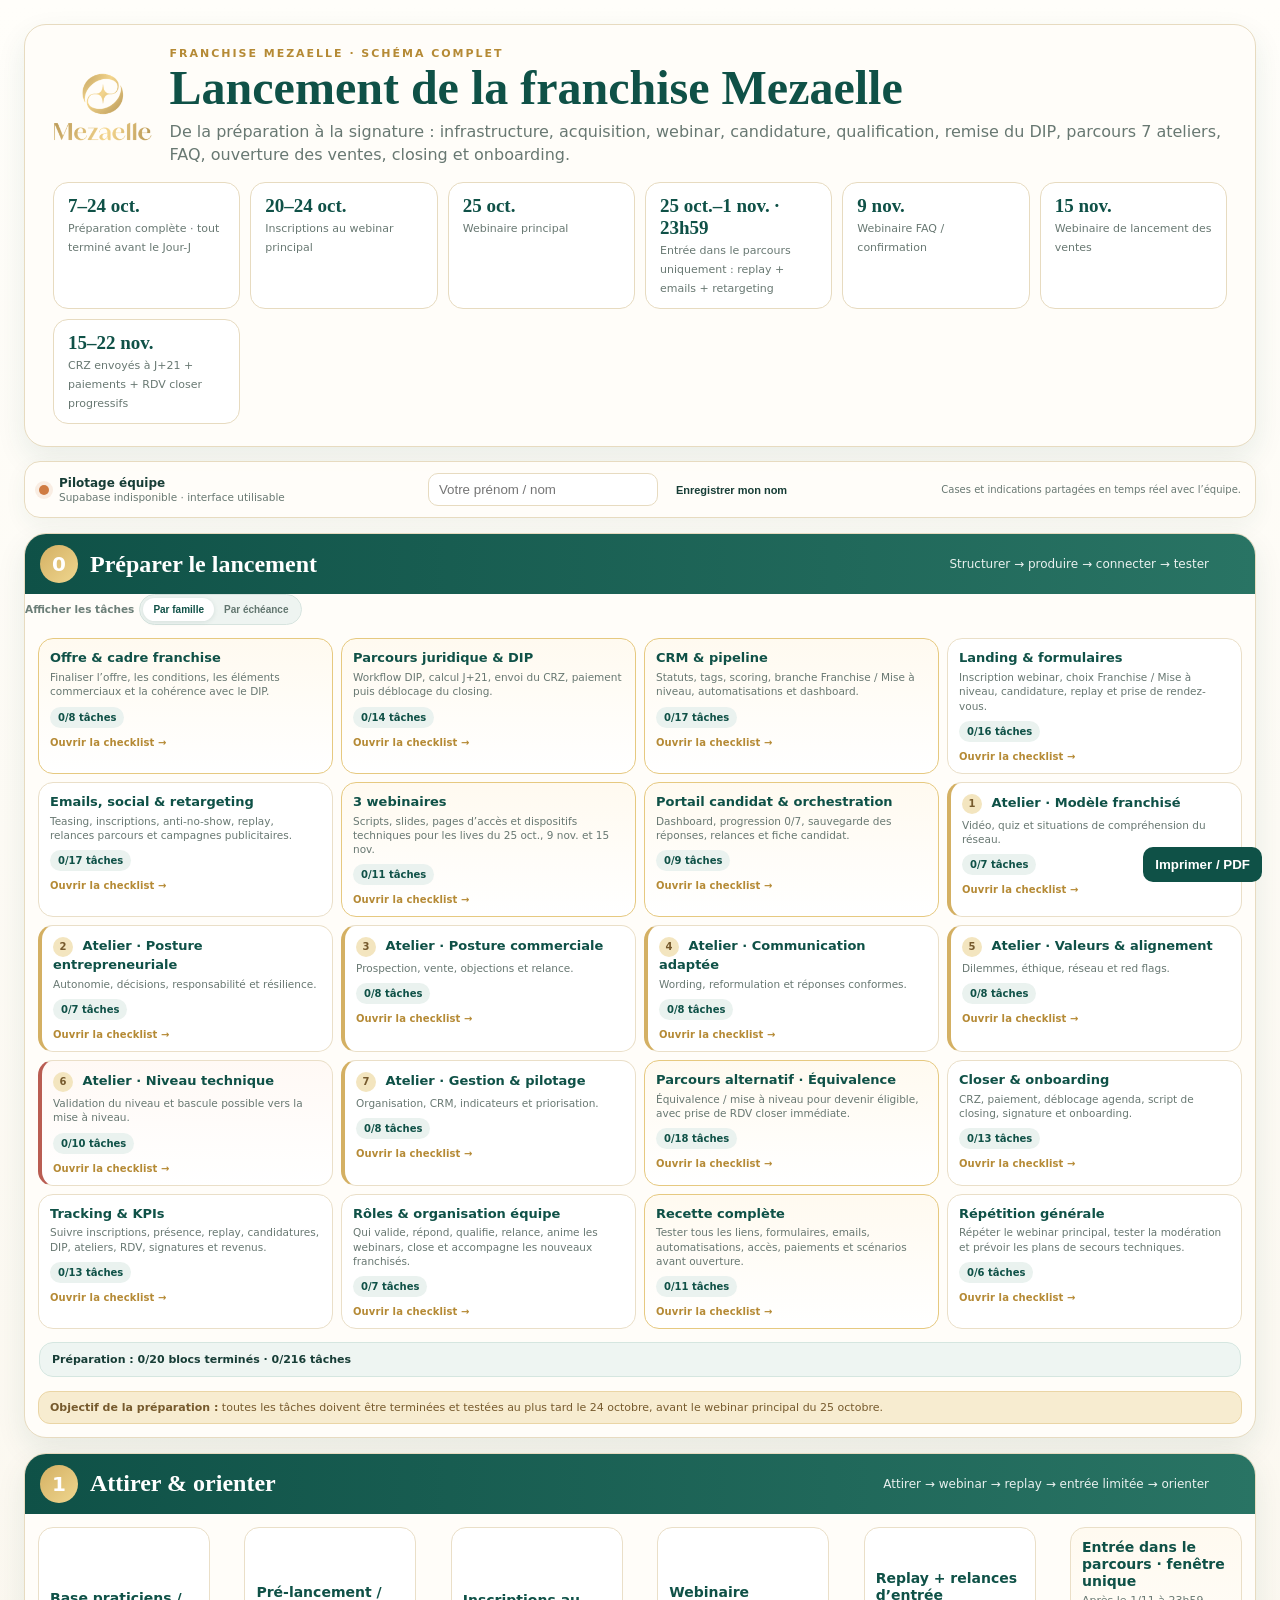
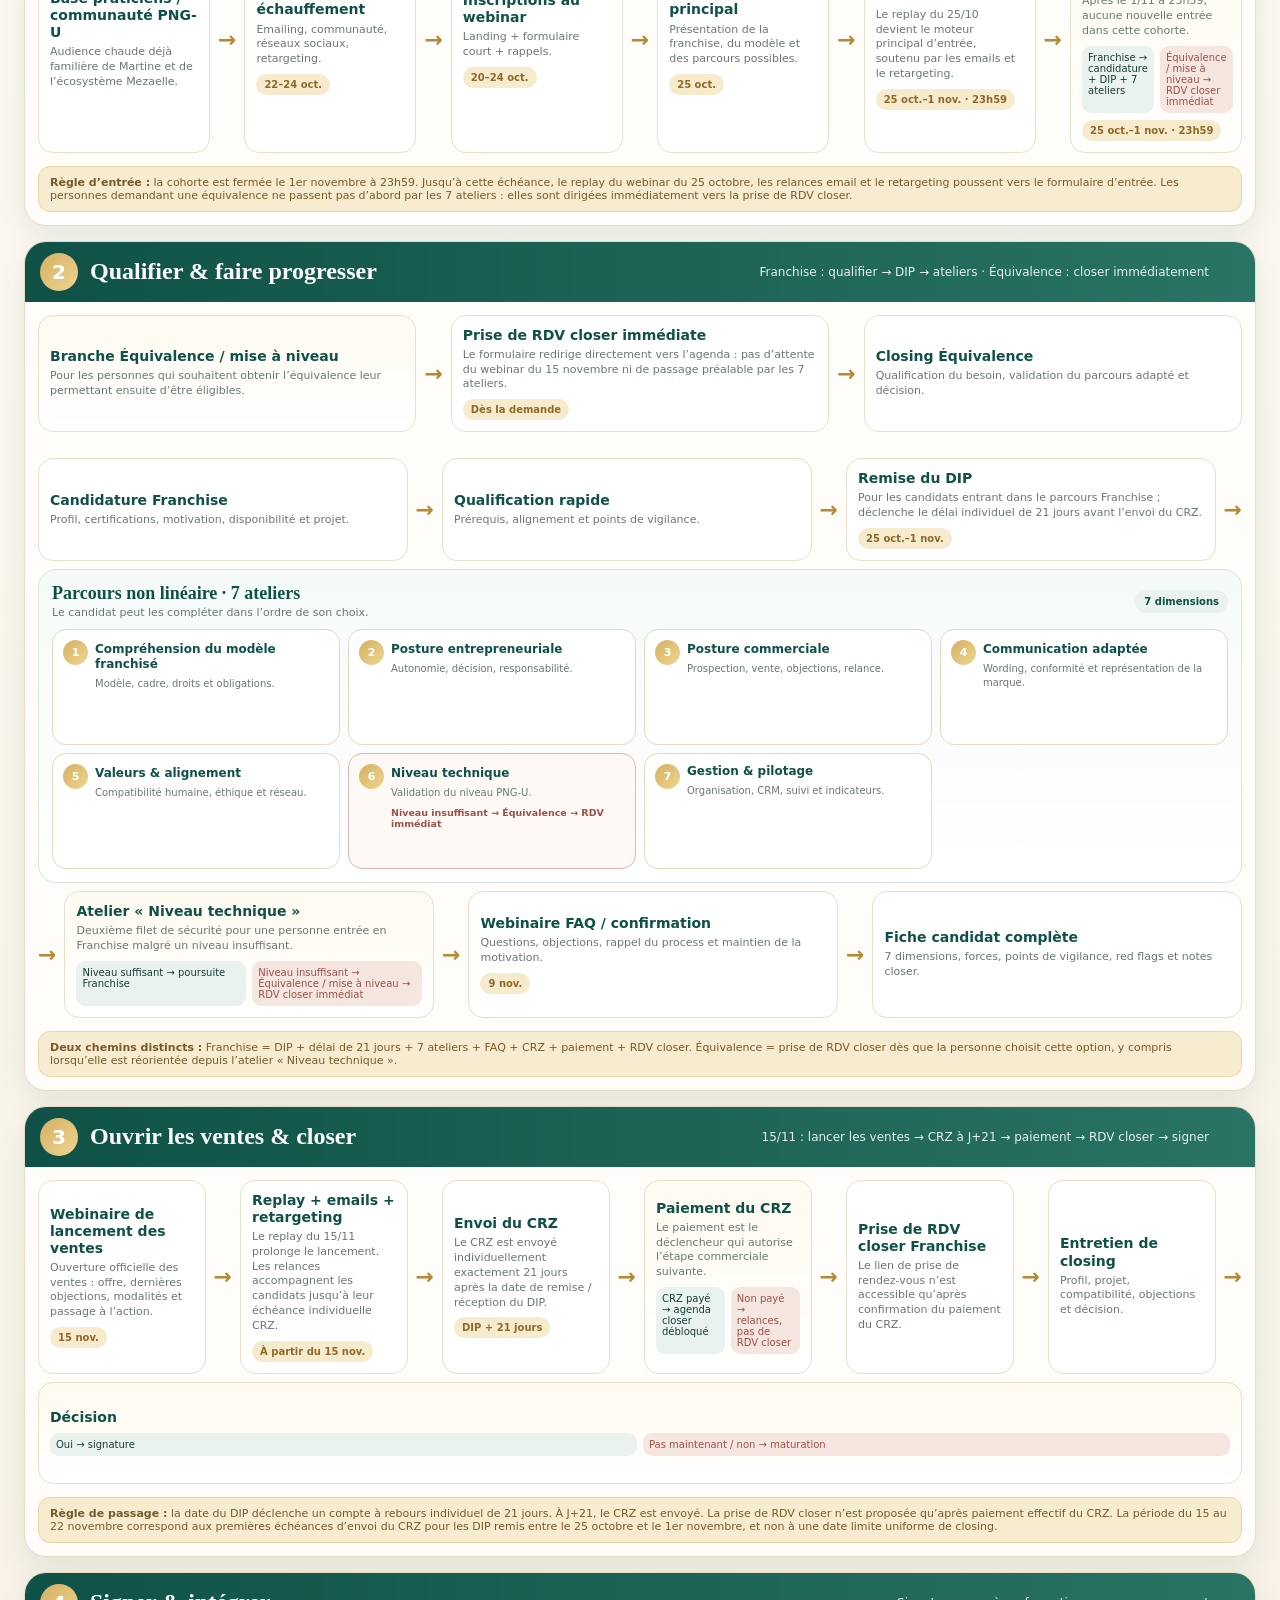
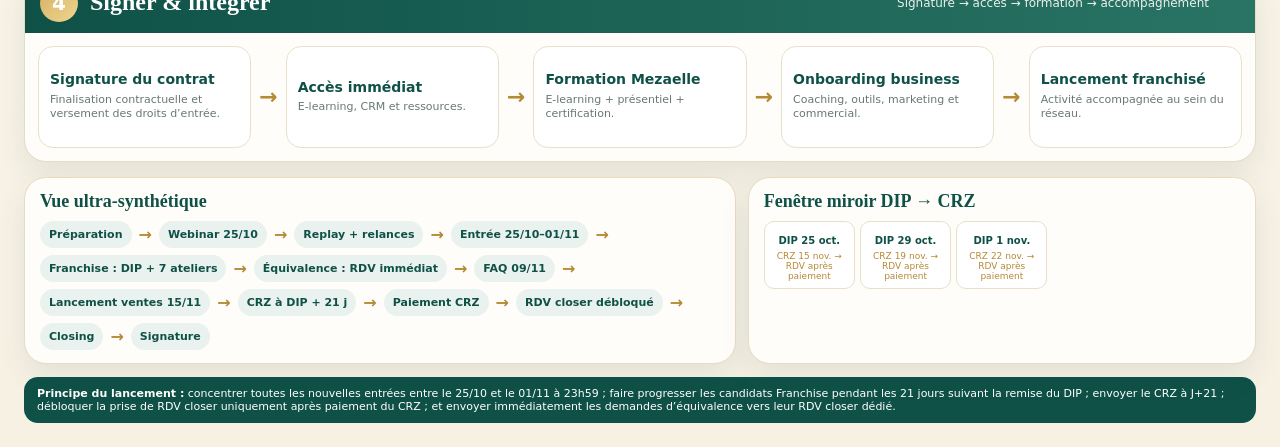
<file: index.html>
<!doctype html><html lang="fr"><head><meta charset="utf-8"><meta name="viewport" content="width=device-width,initial-scale=1"><meta name="robots" content="noindex,nofollow,noarchive,nosnippet,noimageindex"><meta name="googlebot" content="noindex,nofollow,noarchive,nosnippet,noimageindex"><meta name="bingbot" content="noindex,nofollow,noarchive,nosnippet,noimageindex"><title>Schéma complet du lancement – Franchise Mezaelle</title><style>
:root{--g:#297464;--gd:#0f5147;--gold:#D4B063;--iv:#FBF7EF;--paper:#fffdf9;--ink:#173d36;--muted:#687872;--line:#e7dbc0;}
*{box-sizing:border-box} body{margin:0;background:linear-gradient(#fffefa,#f7f1e4);font-family:Inter,system-ui,sans-serif;color:var(--ink)} .page{max-width:1580px;margin:auto;padding:24px} .hero,.phase,.summary,.cohorts{background:var(--paper);border:1px solid var(--line);border-radius:22px;box-shadow:0 12px 30px rgba(27,78,67,.09)} .hero{padding:22px 28px} .brand{display:flex;align-items:center;gap:18px} .brand img{height:68px} .eyebrow{font-size:11px;letter-spacing:.18em;text-transform:uppercase;color:#b58a35;font-weight:900} h1,h2,h3{font-family:Georgia,serif} h1{margin:4px 0 8px;color:var(--gd);font-size:48px;line-height:1} .sub{color:var(--muted);font-size:16px;line-height:1.45} .dates{display:grid;grid-template-columns:repeat(6,1fr);gap:10px;margin-top:16px} .datecard{padding:12px 14px;border:1px solid var(--line);border-radius:15px;background:white} .datecard b{display:block;color:var(--gd);font-family:Georgia,serif;font-size:19px} .datecard span{font-size:11px;color:var(--muted)} .phase{margin-top:15px;overflow:hidden} .head{display:flex;align-items:center;gap:12px;background:linear-gradient(90deg,var(--gd),var(--g));color:white;padding:11px 15px} .num{width:38px;height:38px;border-radius:50%;background:linear-gradient(135deg,var(--gold),#efd68f);display:grid;place-items:center;font-weight:900;font-size:20px} .head h2{margin:0;font-size:24px} .strap{margin-left:auto;font-size:12px;opacity:.9} .flow{display:flex;align-items:stretch;gap:8px;padding:13px;flex-wrap:wrap} .box{flex:1 1 145px;min-width:135px;border:1px solid #eadfc8;border-radius:15px;background:white;padding:11px;display:flex;flex-direction:column;justify-content:center;min-height:102px} .box strong{font-size:14px;color:var(--gd);line-height:1.22} .box small{font-size:11px;line-height:1.35;color:var(--muted);margin-top:4px} .pill{align-self:flex-start;margin-top:7px;padding:5px 8px;border-radius:999px;background:#f7ebce;color:#8f6929;font-size:10px;font-weight:900} .arr{display:flex;align-items:center;color:#b58a35;font-size:22px;font-weight:900} .wide{flex:3 1 480px;background:linear-gradient(#f7fbf9,#fff)} .worktitle{text-align:center;font-family:Georgia,serif;color:var(--gd);font-size:16px;font-weight:700;margin-bottom:8px} .works{display:grid;grid-template-columns:repeat(4,1fr);gap:6px} .work{padding:7px;border:1px solid #eadfc8;border-radius:10px;background:white;text-align:center;font-size:10px;font-weight:800;color:var(--gd)} .work:last-child{grid-column:2/4} .decision{background:linear-gradient(#fffaf0,#fff)} .branches{display:grid;grid-template-columns:1fr 1fr;gap:6px;margin-top:7px} .branches span{font-size:10px;padding:6px;border-radius:9px;background:#eaf2ef} .branches .no{background:#f5e6df;color:#9d5148} .note{margin:0 13px 13px;padding:9px 11px;border-radius:12px;background:#f7ecd0;border:1px solid #ead5a5;font-size:11px;color:#765a2d} .bottom{display:grid;grid-template-columns:1.4fr 1fr;gap:12px;margin-top:15px} .summary,.cohorts{padding:13px 15px} .summary h3,.cohorts h3{margin:0 0 9px;color:var(--gd);font-size:18px} .chips{display:flex;flex-wrap:wrap;align-items:center;gap:7px} .chip{background:#eaf2ef;color:var(--gd);font-weight:800;font-size:11px;padding:7px 9px;border-radius:999px} .chev{color:#b58a35;font-weight:900} .cohortgrid{display:grid;grid-template-columns:repeat(5,1fr);gap:5px} .cohort{text-align:center;border:1px solid #eadfc8;border-radius:10px;padding:7px;background:white} .cohort b{font-size:10px;color:var(--gd)} .cohort span{display:block;font-size:9px;color:#b58a35;margin-top:3px} .footer{margin-top:13px;background:var(--gd);color:white;border-radius:14px;padding:10px 13px;font-size:11px} .print{position:fixed;right:18px;bottom:18px;border:0;background:var(--gd);color:white;border-radius:10px;padding:10px 12px;font-weight:800;cursor:pointer} @media(max-width:950px){.dates{grid-template-columns:1fr 1fr} .bottom{grid-template-columns:1fr} h1{font-size:36px}} @media(max-width:620px){.page{padding:12px}.brand{flex-direction:column;align-items:flex-start}.brand img{height:55px}.dates{grid-template-columns:1fr}.strap{display:none}.arr{width:100%;justify-content:center;transform:rotate(90deg)}.works{grid-template-columns:1fr}.work:last-child{grid-column:auto}.cohortgrid{grid-template-columns:1fr 1fr}} @media print{@page{size:A3 landscape;margin:8mm} body{background:#fff} .page{max-width:none;padding:0} .hero,.phase,.summary,.cohorts{box-shadow:none} .print{display:none}}

.prepgrid{display:grid;grid-template-columns:repeat(4,1fr);gap:8px;padding:13px}
.prepbox{border:1px solid #eadfc8;border-radius:15px;background:#fff;padding:11px;min-height:98px}
.prepbox strong{display:block;font-size:13px;color:var(--gd);line-height:1.22}
.prepbox small{display:block;font-size:10.5px;line-height:1.35;color:var(--muted);margin-top:4px}
.prepbox.critical{background:linear-gradient(180deg,#fffaf0,#fff);border-color:#e6c980}
@media(max-width:1000px){.prepgrid{grid-template-columns:repeat(2,1fr)}}
@media(max-width:600px){.prepgrid{grid-template-columns:1fr}}

.prepbox{position:relative;cursor:pointer;transition:.18s ease;padding-left:44px}
.prepbox:hover{transform:translateY(-1px);box-shadow:0 8px 18px rgba(27,78,67,.08)}
.prepcheck{
  position:absolute;left:12px;top:13px;width:22px;height:22px;border-radius:6px;
  border:2px solid var(--gold);background:#fff;display:grid;place-items:center;
  font-size:14px;font-weight:900;color:#fff;transition:.18s ease
}
.prepbox.done{background:linear-gradient(180deg,#edf5f2,#fff);border-color:#b8d6ce}
.prepbox.done .prepcheck{background:var(--green);border-color:var(--green)}
.prepbox.done .prepcheck:after{content:"✓"}
.prepbox.done strong,.prepbox.done small{opacity:.62}
.prepbox.done strong{text-decoration:line-through;text-decoration-thickness:1px}
.prep-status{
  margin:0 14px 14px;padding:10px 12px;border-radius:14px;background:#eef5f2;
  border:1px solid #d5e6e0;font-size:11px;color:var(--green-dark);font-weight:800
}


.prepcheck{display:none!important}
.prepbox{padding-left:11px!important;cursor:pointer}
.prepbox:after{
  content:"Ouvrir la checklist →";display:block;margin-top:9px;font-size:10px;
  color:#b58a35;font-weight:900;letter-spacing:.01em
}
.prepbox.done{background:linear-gradient(180deg,#edf5f2,#fff);border-color:#b8d6ce}
.prepbox.done:after{content:"Checklist terminée ✓";color:#297464}
.prepbox.done strong{opacity:1;text-decoration:none}
.prepbox.done small{opacity:.72}
.prep-mini{
  display:inline-flex;align-self:flex-start;margin-top:8px;padding:5px 8px;border-radius:999px;
  background:#eaf2ef;color:#0f5147;font-size:10px;font-weight:900
}
.task-modal{
  position:fixed;inset:0;z-index:9999;display:none;align-items:center;justify-content:center;
  padding:22px;background:rgba(9,36,31,.54);backdrop-filter:blur(6px)
}
.task-modal.open{display:flex}
.task-dialog{
  width:min(760px,96vw);max-height:min(82vh,820px);overflow:hidden;background:#fffdf9;
  border:1px solid #e7dbc0;border-radius:24px;box-shadow:0 30px 90px rgba(8,42,35,.28);
  display:flex;flex-direction:column
}
.task-dialog-head{
  display:flex;gap:14px;align-items:flex-start;padding:20px 22px 15px;
  border-bottom:1px solid #e7dbc0;background:linear-gradient(180deg,#fffaf0,#fffdf9)
}
.task-dialog-title{flex:1}
.task-dialog-title small{display:block;color:#b58a35;font-weight:900;text-transform:uppercase;letter-spacing:.12em;margin-bottom:4px}
.task-dialog-title h3{margin:0;color:#0f5147;font-size:26px}
.task-dialog-title .modal-progress{margin-top:8px;font-size:12px;color:#687872;font-weight:800}
.task-close{
  border:0;background:#eaf2ef;color:#0f5147;width:38px;height:38px;border-radius:50%;
  cursor:pointer;font-size:22px;line-height:1
}
.task-list{padding:10px 22px 18px;overflow:auto}
.modal-task{
  display:grid;grid-template-columns:26px 1fr;gap:11px;align-items:start;padding:12px 2px;
  border-bottom:1px dashed #e7dbc0;cursor:pointer
}
.modal-task:last-child{border-bottom:0}
.modal-task input{position:absolute;opacity:0;pointer-events:none}
.modal-check{
  width:23px;height:23px;border-radius:7px;border:2px solid #D4B063;background:#fff;
  position:relative;margin-top:1px
}
.modal-task input:checked + .modal-check{background:#297464;border-color:#297464}
.modal-task input:checked + .modal-check:after{
  content:"✓";position:absolute;left:4px;top:-2px;color:#fff;font-weight:900;font-size:16px
}
.modal-task input:checked ~ .modal-task-text{text-decoration:line-through;color:#96a39f}
.modal-task-text{font-size:14px;line-height:1.42;color:#173d36}
.task-dialog-foot{
  display:flex;justify-content:space-between;align-items:center;gap:12px;padding:14px 22px;
  border-top:1px solid #e7dbc0;background:#fbf7ef
}
.modal-reset{border:0;background:transparent;color:#9d5148;font-weight:800;cursor:pointer}
.modal-done{border:0;background:#0f5147;color:#fff;border-radius:11px;padding:10px 14px;font-weight:900;cursor:pointer}
@media(max-width:600px){
  .task-modal{padding:10px}.task-dialog{max-height:92vh}.task-dialog-head{padding:16px}
  .task-dialog-title h3{font-size:22px}.task-list{padding:8px 16px 14px}.task-dialog-foot{padding:12px 16px}
}


.collabbar{
  display:flex;align-items:center;justify-content:space-between;gap:14px;flex-wrap:wrap;
  margin:14px 0 0;padding:11px 14px;border:1px solid var(--line);border-radius:16px;
  background:rgba(255,253,249,.96);box-shadow:0 8px 22px rgba(27,78,67,.06)
}
.collab-left{display:flex;align-items:center;gap:10px;min-width:240px}
.syncdot{width:10px;height:10px;border-radius:50%;background:#b6a789;box-shadow:0 0 0 4px rgba(182,167,137,.12)}
.syncdot.live{background:#2d9b71;box-shadow:0 0 0 4px rgba(45,155,113,.13)}
.syncdot.warn{background:#cf7b42;box-shadow:0 0 0 4px rgba(207,123,66,.12)}
.collab-title{font-size:12px;font-weight:900;color:var(--green-dark)}
.collab-status{display:block;font-size:10.5px;color:var(--muted);margin-top:1px}
.collab-auth{display:flex;align-items:center;gap:7px;flex-wrap:wrap}
.collab-auth input{
  width:230px;max-width:65vw;border:1px solid var(--line);border-radius:10px;padding:8px 10px;
  background:white;color:var(--ink)
}
.collab-btn{
  border:0;border-radius:10px;padding:8px 11px;background:var(--green-dark);color:white;
  font-size:11px;font-weight:900;cursor:pointer
}
.collab-btn.secondary{background:var(--green-soft);color:var(--green-dark)}
.collab-user{font-size:11px;color:var(--green-dark);font-weight:800}
.cloud-note{font-size:10px;color:var(--muted)}
.task-meta{display:block;margin-top:4px;font-size:10px;color:#7b8b85;text-decoration:none!important}
.modal-task input:checked ~ .modal-task-wrap .modal-task-text{text-decoration:line-through;color:#96a39f}
.modal-task-wrap{display:block}
.auth-hint{
  display:none;margin:10px 0 0;padding:9px 11px;border-radius:11px;background:#fff3df;
  border:1px solid #ead5a5;color:#765a2d;font-size:10.5px
}
.auth-hint.show{display:block}
@media(max-width:700px){.collabbar{align-items:flex-start}.collab-auth{width:100%}.collab-auth input{flex:1;width:auto}}


.atelier-prep{border-left:4px solid var(--gold)!important}
.atelier-prep.technical{border-left-color:#b95d52!important;background:linear-gradient(180deg,#fff9f5,#fff)!important}
.mini-num{display:inline-grid;place-items:center;width:20px;height:20px;border-radius:50%;background:#f3e5bf;color:#765a2d;font-size:10px;margin-right:5px}

.atelier-stage{flex:1 1 100%;width:100%;border:1px solid #d9e7e2;background:linear-gradient(180deg,#f5faf8,#fff);border-radius:18px;padding:13px}
.atelier-stage-head{display:flex;align-items:center;justify-content:space-between;gap:12px;margin-bottom:10px}
.atelier-stage-head strong{display:block;font-family:Georgia,serif;font-size:18px;color:var(--gd)}
.atelier-stage-head small{display:block;color:var(--muted);font-size:11px;margin-top:2px}
.atelier-counter{padding:6px 9px;border-radius:999px;background:#eaf2ef;color:var(--gd);font-size:10px;font-weight:900;white-space:nowrap}
.atelier-cards{display:grid;grid-template-columns:repeat(4,1fr);gap:8px}
.atelier-card{position:relative;min-height:116px;border:1px solid #e7dbc0;border-radius:14px;background:#fff;padding:12px 10px 10px 42px}
.atelier-card b{display:block;color:var(--gd);font-size:12px;line-height:1.25}
.atelier-card small{display:block;color:var(--muted);font-size:10px;line-height:1.35;margin-top:5px}
.atelier-card em{display:block;margin-top:7px;color:#9d5148;font-size:9.5px;font-style:normal;font-weight:900}
.atelier-num{position:absolute;left:10px;top:10px;width:25px;height:25px;border-radius:50%;display:grid;place-items:center;background:linear-gradient(135deg,var(--gold),#efd68f);color:#fff;font-size:11px;font-weight:900}
.atelier-card.technical{border-color:#e1b7ad;background:#fff9f6}
.atelier-card:nth-child(7){
  grid-column:3;
  min-height:96px;
  padding-top:10px;
  padding-bottom:8px;
}

.modal-task{grid-template-columns:34px 1fr!important}
.modal-check-label{display:grid;place-items:start;cursor:pointer;padding-top:1px}
.modal-task-wrap{border:0;background:transparent;text-align:left;padding:0;cursor:pointer;width:100%;color:inherit;font:inherit}
.modal-task-wrap:hover .modal-task-text{color:var(--green-dark)}
.modal-task-wrap.done .modal-task-text{text-decoration:line-through;color:#96a39f}
.task-note-link{display:block;margin-top:5px;font-size:10px;font-weight:900;color:#b58a35}
.task-note-link.has-note{color:#297464}
.task-note-modal{z-index:10050}
.note-dialog{width:min(680px,96vw)}
.note-area{width:100%;min-height:240px;resize:vertical;border:1px solid var(--line);border-radius:13px;background:#fff;padding:13px;font:14px/1.45 Inter,system-ui,sans-serif;color:var(--ink);outline:none}
.note-area:focus{border-color:var(--gold);box-shadow:0 0 0 3px rgba(212,176,99,.14)}
.note-help{font-size:10.5px;color:var(--muted);margin-top:7px}
.note-actions{display:flex;gap:8px;justify-content:flex-end}
.note-clear{border:0;background:#f5e6df;color:#9d5148;border-radius:10px;padding:9px 11px;font-weight:800;cursor:pointer}

@media(max-width:1100px){.atelier-cards{grid-template-columns:repeat(2,1fr)}.atelier-card:nth-child(7){grid-column:auto;min-height:116px;padding-top:12px;padding-bottom:10px}}
@media(max-width:650px){.atelier-cards{grid-template-columns:1fr}.atelier-card:nth-child(7){grid-column:auto;min-height:116px;padding-top:12px;padding-bottom:10px}}


/* Étapes repliables */
.phase .head{
  position:relative;padding-right:46px;cursor:pointer;user-select:none
}
.phase .head:hover{filter:brightness(1.035)}
.phase .head:focus-visible{outline:2px solid var(--gold);outline-offset:-2px}
.phase-toggle{
  position:absolute;right:18px;top:50%;
  width:11px;height:11px;
  border-right:2px solid rgba(255,255,255,.92);
  border-bottom:2px solid rgba(255,255,255,.92);
  transform:translateY(-68%) rotate(45deg);
  transition:transform .16s ease;
  pointer-events:none;
  filter:drop-shadow(0 1px 1px rgba(0,0,0,.16))
}
.phase.collapsed .phase-toggle{
  transform:translateY(-30%) rotate(-45deg)
}
.phase.collapsed > :not(.head){display:none!important}
.phase.collapsed{padding-bottom:0}
.phase.collapsed .head{border-bottom:0;margin-bottom:0}
@media print{
  .phase.collapsed > :not(.head){display:block!important}
  .phase-toggle{display:none!important}
}
.phase-toggle{display:none!important}
}
.phase-toggle{display:none!important}
}



/* Vue préparation : familles / échéances */
.prep-viewbar{
  display:flex;align-items:center;justify-content:space-between;gap:12px;
  padding:12px 13px 0
}
.prep-view-label{
  font-size:10.5px;font-weight:850;color:#6c7f78
}
.prep-view-switch{
  display:inline-flex;align-items:center;padding:3px;
  background:#eef4f1;border:1px solid #d7e4df;border-radius:999px
}
.prep-view-btn{
  border:0;background:transparent;color:#62766f;
  padding:6px 10px;border-radius:999px;font-size:10px;font-weight:850;
  cursor:pointer;white-space:nowrap
}
.prep-view-btn.active{
  background:#fff;color:var(--gd);
  box-shadow:0 1px 5px rgba(27,78,67,.12)
}
.deadline-view{display:none;padding:13px}
.deadline-view.active{display:block}
.prepgrid.view-hidden{display:none!important}

.deadline-day{
  border:1px solid #dce7e3;border-radius:16px;background:#fbfdfc;
  margin-bottom:10px;overflow:hidden
}
.deadline-day-head{
  display:flex;align-items:center;justify-content:space-between;gap:10px;
  padding:9px 11px;background:linear-gradient(90deg,#edf5f2,#f9fbfa);
  border-bottom:1px solid #e0e9e5
}
.deadline-day-date{
  display:inline-flex;align-items:center;gap:7px;
  font-size:12px;font-weight:900;color:var(--gd)
}
.deadline-day-date::before{
  content:"";width:7px;height:7px;border-radius:50%;background:var(--gold)
}
.deadline-day-count{
  font-size:9.5px;font-weight:850;color:#76857f
}
.deadline-list{
  display:grid;grid-template-columns:repeat(2,minmax(0,1fr));gap:7px;padding:8px
}
.deadline-task{
  display:grid;grid-template-columns:18px 1fr;gap:8px;align-items:start;
  width:100%;border:1px solid #ebe3d3;border-radius:12px;background:#fff;
  padding:9px;text-align:left;cursor:pointer;color:inherit
}
.deadline-task:hover{border-color:#d9bd78;box-shadow:0 4px 12px rgba(27,78,67,.06)}
.deadline-task.done{background:#f3f8f6;border-color:#c9ddd7}
.deadline-check{
  width:17px;height:17px;border:1.5px solid #d4b063;border-radius:5px;
  display:grid;place-items:center;margin-top:1px;color:#fff;font-size:10px;font-weight:900
}
.deadline-task.done .deadline-check{background:var(--green);border-color:var(--green)}
.deadline-task.done .deadline-check::after{content:"✓"}
.deadline-task-main{min-width:0}
.deadline-task-text{display:block;font-size:11px;line-height:1.32;color:#173d36}
.deadline-task.done .deadline-task-text{opacity:.58;text-decoration:line-through}
.deadline-family{
  display:inline-flex;margin-top:5px;padding:2px 6px;border-radius:999px;
  background:#f4eee1;color:#80652f;font-size:8.7px;font-weight:850
}

/* Petite capsule d'échéance dans chaque tâche */
.task-due{
  display:inline-flex;align-items:center;vertical-align:2px;
  margin:0 7px 2px 0;padding:3px 7px;border-radius:999px;
  border:1px solid #e7d19d;background:linear-gradient(180deg,#fffaf0,#f8eed5);
  color:#7a5c24;font-size:9px;font-weight:900;letter-spacing:.035em;
  white-space:nowrap;box-shadow:0 1px 2px rgba(122,92,36,.05)
}
.task-due::before{display:none}
.modal-task-text{vertical-align:middle}

@media(max-width:760px){
  .deadline-list{grid-template-columns:1fr}
  .prep-viewbar{align-items:flex-start;flex-direction:column}
}


/* Déplacement des tâches entre échéances */
.deadline-task{position:relative}
.deadline-task[draggable="true"]{cursor:grab}
.deadline-task[draggable="true"]:active{cursor:grabbing}
.deadline-task.dragging{opacity:.42}
.deadline-day.drop-target{border-color:var(--gold);box-shadow:0 0 0 3px rgba(212,176,99,.16);background:#fffdf7}
.deadline-drag{display:inline-flex;align-items:center;justify-content:center;width:16px;height:22px;margin-left:auto;color:#9a8c6d;font-size:13px;letter-spacing:-2px;opacity:.75}
.deadline-task:hover .deadline-drag{opacity:1;color:#7d6a3f}
.deadline-move-help{padding:0 13px 10px;color:#7b8b85;font-size:9.5px}

</style></head><body><div class="page">
<header class="hero"><div class="brand"><img src="[data-uri]" alt="Mezaelle"><div><div class="eyebrow">Franchise Mezaelle · schéma complet</div><h1>Lancement de la franchise Mezaelle</h1><div class="sub">De la préparation à la signature : infrastructure, acquisition, webinar, candidature, qualification, remise du DIP, parcours 7 ateliers, FAQ, ouverture des ventes, closing et onboarding.</div></div></div><div class="dates"><div class="datecard"><b>7–24 oct.</b><span>Préparation complète · tout terminé avant le Jour-J</span></div><div class="datecard"><b>20–24 oct.</b><span>Inscriptions au webinar principal</span></div><div class="datecard"><b>25 oct.</b><span>Webinaire principal</span></div><div class="datecard"><b>25 oct.–1 nov. · 23h59</b><span>Entrée dans le parcours uniquement : replay + emails + retargeting</span></div><div class="datecard"><b>9 nov.</b><span>Webinaire FAQ / confirmation</span></div><div class="datecard"><b>15 nov.</b><span>Webinaire de lancement des ventes</span></div><div class="datecard"><b>15–22 nov.</b><span>CRZ envoyés à J+21 + paiements + RDV closer progressifs</span></div></div></header>


<div class="collabbar no-print" id="collabBar">
  <div class="collab-left">
    <span class="syncdot" id="syncDot"></span>
    <div>
      <div class="collab-title">Pilotage équipe</div>
      <span class="collab-status" id="syncStatus">Connexion à Supabase…</span>
    </div>
  </div>
  <div class="collab-auth">
    <input type="text" id="teamName" placeholder="Votre prénom / nom">
    <button class="collab-btn secondary" id="saveTeamName" type="button">Enregistrer mon nom</button>
  </div>
  <div class="cloud-note">Cases et indications partagées en temps réel avec l’équipe.</div>
</div>

<section class="phase">
  <div class="head">
    <div class="num">0</div>
    <h2>Préparer le lancement</h2>
    <div class="strap">Structurer → produire → connecter → tester</div>
  </div>
  <div class="prep-viewbar">
    <span class="prep-view-label">Afficher les tâches</span>
    <div class="prep-view-switch" role="group" aria-label="Mode d’affichage des tâches">
      <button type="button" class="prep-view-btn active" id="viewByFamily">Par famille</button>
      <button type="button" class="prep-view-btn" id="viewByDeadline">Par échéance</button>
    </div>
  </div>
  <div class="prepgrid" id="prepFamilyView">
    <div class="prepbox critical" data-prep-id="prep-1" role="button" tabindex="0" aria-haspopup="dialog">
      <strong>Offre & cadre franchise</strong>
      <small>Finaliser l’offre, les conditions, les éléments commerciaux et la cohérence avec le DIP.</small>
      <span class="prep-mini" data-prep-progress="prep-1">0/0 tâches</span>
    </div>
    <div class="prepbox critical" data-prep-id="prep-2" role="button" tabindex="0" aria-haspopup="dialog">
      <strong>Parcours juridique & DIP</strong>
      <small>Workflow DIP, calcul J+21, envoi du CRZ, paiement puis déblocage du closing.</small>
      <span class="prep-mini" data-prep-progress="prep-2">0/0 tâches</span>
    </div>
    <div class="prepbox critical" data-prep-id="prep-3" role="button" tabindex="0" aria-haspopup="dialog">
      <strong>CRM & pipeline</strong>
      <small>Statuts, tags, scoring, branche Franchise / Mise à niveau, automatisations et dashboard.</small>
      <span class="prep-mini" data-prep-progress="prep-3">0/0 tâches</span>
    </div>
    <div class="prepbox" data-prep-id="prep-4" role="button" tabindex="0" aria-haspopup="dialog">
      <strong>Landing & formulaires</strong>
      <small>Inscription webinar, choix Franchise / Mise à niveau, candidature, replay et prise de rendez-vous.</small>
      <span class="prep-mini" data-prep-progress="prep-4">0/0 tâches</span>
    </div>
    <div class="prepbox" data-prep-id="prep-5" role="button" tabindex="0" aria-haspopup="dialog">
      <strong>Emails, social & retargeting</strong>
      <small>Teasing, inscriptions, anti-no-show, replay, relances parcours et campagnes publicitaires.</small>
      <span class="prep-mini" data-prep-progress="prep-5">0/0 tâches</span>
    </div>
    <div class="prepbox critical" data-prep-id="prep-6" role="button" tabindex="0" aria-haspopup="dialog">
      <strong>3 webinaires</strong>
      <small>Scripts, slides, pages d’accès et dispositifs techniques pour les lives du 25 oct., 9 nov. et 15 nov.</small>
      <span class="prep-mini" data-prep-progress="prep-6">0/0 tâches</span>
    </div>
    <div class="prepbox critical" data-prep-id="prep-7" role="button" tabindex="0" aria-haspopup="dialog">
      <strong>Portail candidat & orchestration</strong>
      <small>Dashboard, progression 0/7, sauvegarde des réponses, relances et fiche candidat.</small>
      <span class="prep-mini" data-prep-progress="prep-7">0/0 tâches</span>
    </div>
    <div class="prepbox atelier-prep" data-prep-id="prep-14" role="button" tabindex="0" aria-haspopup="dialog">
      <strong><span class="mini-num">1</span> Atelier · Modèle franchisé</strong>
      <small>Vidéo, quiz et situations de compréhension du réseau.</small>
      <span class="prep-mini" data-prep-progress="prep-14">0/0 tâches</span>
    </div>
    <div class="prepbox atelier-prep" data-prep-id="prep-15" role="button" tabindex="0" aria-haspopup="dialog">
      <strong><span class="mini-num">2</span> Atelier · Posture entrepreneuriale</strong>
      <small>Autonomie, décisions, responsabilité et résilience.</small>
      <span class="prep-mini" data-prep-progress="prep-15">0/0 tâches</span>
    </div>
    <div class="prepbox atelier-prep" data-prep-id="prep-16" role="button" tabindex="0" aria-haspopup="dialog">
      <strong><span class="mini-num">3</span> Atelier · Posture commerciale</strong>
      <small>Prospection, vente, objections et relance.</small>
      <span class="prep-mini" data-prep-progress="prep-16">0/0 tâches</span>
    </div>
    <div class="prepbox atelier-prep" data-prep-id="prep-17" role="button" tabindex="0" aria-haspopup="dialog">
      <strong><span class="mini-num">4</span> Atelier · Communication adaptée</strong>
      <small>Wording, reformulation et réponses conformes.</small>
      <span class="prep-mini" data-prep-progress="prep-17">0/0 tâches</span>
    </div>
    <div class="prepbox atelier-prep" data-prep-id="prep-18" role="button" tabindex="0" aria-haspopup="dialog">
      <strong><span class="mini-num">5</span> Atelier · Valeurs & alignement</strong>
      <small>Dilemmes, éthique, réseau et red flags.</small>
      <span class="prep-mini" data-prep-progress="prep-18">0/0 tâches</span>
    </div>
    <div class="prepbox atelier-prep technical" data-prep-id="prep-19" role="button" tabindex="0" aria-haspopup="dialog">
      <strong><span class="mini-num">6</span> Atelier · Niveau technique</strong>
      <small>Validation du niveau et bascule possible vers la mise à niveau.</small>
      <span class="prep-mini" data-prep-progress="prep-19">0/0 tâches</span>
    </div>
    <div class="prepbox atelier-prep" data-prep-id="prep-20" role="button" tabindex="0" aria-haspopup="dialog">
      <strong><span class="mini-num">7</span> Atelier · Gestion & pilotage</strong>
      <small>Organisation, CRM, indicateurs et priorisation.</small>
      <span class="prep-mini" data-prep-progress="prep-20">0/0 tâches</span>
    </div>


    <div class="prepbox critical" data-prep-id="prep-13" role="button" tabindex="0" aria-haspopup="dialog">
      <strong>Parcours alternatif · Équivalence</strong>
      <small>Équivalence / mise à niveau pour devenir éligible, avec prise de RDV closer immédiate.</small>
      <span class="prep-mini" data-prep-progress="prep-13">0/0 tâches</span>
    </div>
    <div class="prepbox" data-prep-id="prep-8" role="button" tabindex="0" aria-haspopup="dialog">
      <strong>Closer & onboarding</strong>
      <small>CRZ, paiement, déblocage agenda, script de closing, signature et onboarding.</small>
      <span class="prep-mini" data-prep-progress="prep-8">0/0 tâches</span>
    </div>
    <div class="prepbox" data-prep-id="prep-9" role="button" tabindex="0" aria-haspopup="dialog">
      <strong>Tracking & KPIs</strong>
      <small>Suivre inscriptions, présence, replay, candidatures, DIP, ateliers, RDV, signatures et revenus.</small>
      <span class="prep-mini" data-prep-progress="prep-9">0/0 tâches</span>
    </div>
    <div class="prepbox" data-prep-id="prep-10" role="button" tabindex="0" aria-haspopup="dialog">
      <strong>Rôles & organisation équipe</strong>
      <small>Qui valide, répond, qualifie, relance, anime les webinars, close et accompagne les nouveaux franchisés.</small>
      <span class="prep-mini" data-prep-progress="prep-10">0/0 tâches</span>
    </div>
    <div class="prepbox critical" data-prep-id="prep-11" role="button" tabindex="0" aria-haspopup="dialog">
      <strong>Recette complète</strong>
      <small>Tester tous les liens, formulaires, emails, automatisations, accès, paiements et scénarios avant ouverture.</small>
      <span class="prep-mini" data-prep-progress="prep-11">0/0 tâches</span>
    </div>
    <div class="prepbox" data-prep-id="prep-12" role="button" tabindex="0" aria-haspopup="dialog">
      <strong>Répétition générale</strong>
      <small>Répéter le webinar principal, tester la modération et prévoir les plans de secours techniques.</small>
      <span class="prep-mini" data-prep-progress="prep-12">0/0 tâches</span>
    </div>
  </div>
  <div class="deadline-view" id="prepDeadlineView"></div>
  <div class="prep-status" id="prepStatus">Préparation : 0/20 blocs terminés</div>
  <div class="note"><b>Objectif de la préparation :</b> toutes les tâches doivent être terminées et testées au plus tard le 24 octobre, avant le webinar principal du 25 octobre.</div>
</section>

<section class="phase"><div class="head"><div class="num">1</div><h2>Attirer & orienter</h2><div class="strap">Attirer → webinar → replay → entrée limitée → orienter</div></div>
<div class="flow">
  <div class="box"><strong>Base praticiens / communauté PNG-U</strong><small>Audience chaude déjà familière de Martine et de l’écosystème Mezaelle.</small></div>
  <div class="arr">→</div>
  <div class="box"><strong>Pré-lancement / échauffement</strong><small>Emailing, communauté, réseaux sociaux, retargeting.</small><span class="pill">22–24 oct.</span></div>
  <div class="arr">→</div>
  <div class="box"><strong>Inscriptions au webinar</strong><small>Landing + formulaire court + rappels.</small><span class="pill">20–24 oct.</span></div>
  <div class="arr">→</div>
  <div class="box"><strong>Webinaire principal</strong><small>Présentation de la franchise, du modèle et des parcours possibles.</small><span class="pill">25 oct.</span></div>
  <div class="arr">→</div>
  <div class="box critical"><strong>Replay + relances d’entrée</strong><small>Le replay du 25/10 devient le moteur principal d’entrée, soutenu par les emails et le retargeting.</small><span class="pill">25 oct.–1 nov. · 23h59</span></div>
  <div class="arr">→</div>
  <div class="box decision"><strong>Entrée dans le parcours · fenêtre unique</strong><small>Après le 1/11 à 23h59, aucune nouvelle entrée dans cette cohorte.</small><div class="branches"><span>Franchise → candidature + DIP + 7 ateliers</span><span class="no">Équivalence / mise à niveau → RDV closer immédiat</span></div><span class="pill">25 oct.–1 nov. · 23h59</span></div>
</div>
<div class="note"><b>Règle d’entrée :</b> la cohorte est fermée le 1er novembre à 23h59. Jusqu’à cette échéance, le replay du webinar du 25 octobre, les relances email et le retargeting poussent vers le formulaire d’entrée. Les personnes demandant une équivalence ne passent pas d’abord par les 7 ateliers : elles sont dirigées immédiatement vers la prise de RDV closer.</div></section>
<section class="phase"><div class="head"><div class="num">2</div><h2>Qualifier & faire progresser</h2><div class="strap">Franchise : qualifier → DIP → ateliers · Équivalence : closer immédiatement</div></div>

<div class="flow alt-flow">
  <div class="box decision"><strong>Branche Équivalence / mise à niveau</strong><small>Pour les personnes qui souhaitent obtenir l’équivalence leur permettant ensuite d’être éligibles.</small></div>
  <div class="arr">→</div>
  <div class="box critical"><strong>Prise de RDV closer immédiate</strong><small>Le formulaire redirige directement vers l’agenda : pas d’attente du webinar du 15 novembre ni de passage préalable par les 7 ateliers.</small><span class="pill">Dès la demande</span></div>
  <div class="arr">→</div>
  <div class="box"><strong>Closing Équivalence</strong><small>Qualification du besoin, validation du parcours adapté et décision.</small></div>
</div>

<div class="flow">
  <div class="box"><strong>Candidature Franchise</strong><small>Profil, certifications, motivation, disponibilité et projet.</small></div>
  <div class="arr">→</div>
  <div class="box"><strong>Qualification rapide</strong><small>Prérequis, alignement et points de vigilance.</small></div>
  <div class="arr">→</div>
  <div class="box"><strong>Remise du DIP</strong><small>Pour les candidats entrant dans le parcours Franchise ; déclenche le délai individuel de 21 jours avant l’envoi du CRZ.</small><span class="pill">25 oct.–1 nov.</span></div>
  <div class="arr">→</div>
  <div class="atelier-stage">
    <div class="atelier-stage-head">
      <div><strong>Parcours non linéaire · 7 ateliers</strong><small>Le candidat peut les compléter dans l’ordre de son choix.</small></div>
      <span class="atelier-counter">7 dimensions</span>
    </div>
    <div class="atelier-cards">
      <div class="atelier-card"><span class="atelier-num">1</span><b>Compréhension du modèle franchisé</b><small>Modèle, cadre, droits et obligations.</small></div>
      <div class="atelier-card"><span class="atelier-num">2</span><b>Posture entrepreneuriale</b><small>Autonomie, décision, responsabilité.</small></div>
      <div class="atelier-card"><span class="atelier-num">3</span><b>Posture commerciale</b><small>Prospection, vente, objections, relance.</small></div>
      <div class="atelier-card"><span class="atelier-num">4</span><b>Communication adaptée</b><small>Wording, conformité et représentation de la marque.</small></div>
      <div class="atelier-card"><span class="atelier-num">5</span><b>Valeurs & alignement</b><small>Compatibilité humaine, éthique et réseau.</small></div>
      <div class="atelier-card technical"><span class="atelier-num">6</span><b>Niveau technique</b><small>Validation du niveau PNG-U.</small><em>Niveau insuffisant → Équivalence → RDV immédiat</em></div>
      <div class="atelier-card"><span class="atelier-num">7</span><b>Gestion & pilotage</b><small>Organisation, CRM, suivi et indicateurs.</small></div>
    </div>
  </div>
  <div class="arr">→</div>
  <div class="box decision"><strong>Atelier « Niveau technique »</strong><small>Deuxième filet de sécurité pour une personne entrée en Franchise malgré un niveau insuffisant.</small><div class="branches"><span>Niveau suffisant → poursuite Franchise</span><span class="no">Niveau insuffisant → Équivalence / mise à niveau → RDV closer immédiat</span></div></div>
  <div class="arr">→</div>
  <div class="box"><strong>Webinaire FAQ / confirmation</strong><small>Questions, objections, rappel du process et maintien de la motivation.</small><span class="pill">9 nov.</span></div>
  <div class="arr">→</div>
  <div class="box"><strong>Fiche candidat complète</strong><small>7 dimensions, forces, points de vigilance, red flags et notes closer.</small></div>
</div>
<div class="note"><b>Deux chemins distincts :</b> Franchise = DIP + délai de 21 jours + 7 ateliers + FAQ + CRZ + paiement + RDV closer. Équivalence = prise de RDV closer dès que la personne choisit cette option, y compris lorsqu’elle est réorientée depuis l’atelier « Niveau technique ».</div></section>
<section class="phase"><div class="head"><div class="num">3</div><h2>Ouvrir les ventes & closer</h2><div class="strap">15/11 : lancer les ventes → CRZ à J+21 → paiement → RDV closer → signer</div></div>
<div class="flow">
  <div class="box critical"><strong>Webinaire de lancement des ventes</strong><small>Ouverture officielle des ventes : offre, dernières objections, modalités et passage à l’action.</small><span class="pill">15 nov.</span></div>
  <div class="arr">→</div>
  <div class="box"><strong>Replay + emails + retargeting</strong><small>Le replay du 15/11 prolonge le lancement. Les relances accompagnent les candidats jusqu’à leur échéance individuelle CRZ.</small><span class="pill">À partir du 15 nov.</span></div>
  <div class="arr">→</div>
  <div class="box critical"><strong>Envoi du CRZ</strong><small>Le CRZ est envoyé individuellement exactement 21 jours après la date de remise / réception du DIP.</small><span class="pill">DIP + 21 jours</span></div>
  <div class="arr">→</div>
  <div class="box decision"><strong>Paiement du CRZ</strong><small>Le paiement est le déclencheur qui autorise l’étape commerciale suivante.</small><div class="branches"><span>CRZ payé → agenda closer débloqué</span><span class="no">Non payé → relances, pas de RDV closer</span></div></div>
  <div class="arr">→</div>
  <div class="box"><strong>Prise de RDV closer Franchise</strong><small>Le lien de prise de rendez-vous n’est accessible qu’après confirmation du paiement du CRZ.</small></div>
  <div class="arr">→</div>
  <div class="box"><strong>Entretien de closing</strong><small>Profil, projet, compatibilité, objections et décision.</small></div>
  <div class="arr">→</div>
  <div class="box decision"><strong>Décision</strong><div class="branches"><span>Oui → signature</span><span class="no">Pas maintenant / non → maturation</span></div></div>
</div>
<div class="note"><b>Règle de passage :</b> la date du DIP déclenche un compte à rebours individuel de 21 jours. À J+21, le CRZ est envoyé. La prise de RDV closer n’est proposée qu’après paiement effectif du CRZ. La période du 15 au 22 novembre correspond aux premières échéances d’envoi du CRZ pour les DIP remis entre le 25 octobre et le 1er novembre, et non à une date limite uniforme de closing.</div></section>
<section class="phase"><div class="head"><div class="num">4</div><h2>Signer & intégrer</h2><div class="strap">Signature → accès → formation → accompagnement</div></div><div class="flow"><div class="box"><strong>Signature du contrat</strong><small>Finalisation contractuelle et versement des droits d’entrée.</small></div><div class="arr">→</div><div class="box"><strong>Accès immédiat</strong><small>E-learning, CRM et ressources.</small></div><div class="arr">→</div><div class="box"><strong>Formation Mezaelle</strong><small>E-learning + présentiel + certification.</small></div><div class="arr">→</div><div class="box"><strong>Onboarding business</strong><small>Coaching, outils, marketing et commercial.</small></div><div class="arr">→</div><div class="box"><strong>Lancement franchisé</strong><small>Activité accompagnée au sein du réseau.</small></div></div></section>
<div class="bottom"><div class="summary"><h3>Vue ultra-synthétique</h3><div class="chips">
<span class="chip">Préparation</span><span class="chev">→</span>
<span class="chip">Webinar 25/10</span><span class="chev">→</span>
<span class="chip">Replay + relances</span><span class="chev">→</span>
<span class="chip">Entrée 25/10–01/11</span><span class="chev">→</span>
<span class="chip">Franchise : DIP + 7 ateliers</span><span class="chev">→</span>
<span class="chip">Équivalence : RDV immédiat</span><span class="chev">→</span>
<span class="chip">FAQ 09/11</span><span class="chev">→</span>
<span class="chip">Lancement ventes 15/11</span><span class="chev">→</span>
<span class="chip">CRZ à DIP + 21 j</span><span class="chev">→</span>
<span class="chip">Paiement CRZ</span><span class="chev">→</span>
<span class="chip">RDV closer débloqué</span><span class="chev">→</span>
<span class="chip">Closing</span><span class="chev">→</span>
<span class="chip">Signature</span></div></div>
<div class="cohorts"><h3>Fenêtre miroir DIP → CRZ</h3><div class="cohortgrid">
<div class="cohort"><b>DIP 25 oct.</b><span>CRZ 15 nov. → RDV après paiement</span></div>
<div class="cohort"><b>DIP 29 oct.</b><span>CRZ 19 nov. → RDV après paiement</span></div>
<div class="cohort"><b>DIP 1 nov.</b><span>CRZ 22 nov. → RDV après paiement</span></div>
</div></div></div>
<div class="footer"><b>Principe du lancement :</b> concentrer toutes les nouvelles entrées entre le 25/10 et le 01/11 à 23h59 ; faire progresser les candidats Franchise pendant les 21 jours suivant la remise du DIP ; envoyer le CRZ à J+21 ; débloquer la prise de RDV closer uniquement après paiement du CRZ ; et envoyer immédiatement les demandes d’équivalence vers leur RDV closer dédié.</div></div><button class="print" onclick="window.print()">Imprimer / PDF</button>



<div class="task-modal" id="prepModal" aria-hidden="true">
  <div class="task-dialog" role="dialog" aria-modal="true" aria-labelledby="prepModalTitle">
    <div class="task-dialog-head">
      <div class="task-dialog-title">
        <small>Phase 0 · préparation</small>
        <h3 id="prepModalTitle">Checklist</h3>
        <div class="modal-progress" id="prepModalProgress"></div>
      </div>
      <button class="task-close" id="prepModalClose" aria-label="Fermer">×</button>
    </div>
    <div class="task-list" id="prepModalTasks"></div>
    <div class="task-dialog-foot">
      <button class="modal-reset" id="prepModalReset">Réinitialiser cette checklist</button>
      <button class="modal-done" id="prepModalDone">Fermer</button>
    </div>
  </div>
</div>




<div class="task-modal task-note-modal" id="taskNoteModal" aria-hidden="true">
  <div class="task-dialog note-dialog" role="dialog" aria-modal="true" aria-labelledby="taskNoteTitle">
    <div class="task-dialog-head">
      <div class="task-dialog-title">
        <small>Indications sur la tâche</small>
        <h3 id="taskNoteTitle">Tâche</h3>
        <div class="modal-progress" id="taskNoteContext"></div>
      </div>
      <button class="task-close" id="taskNoteClose" aria-label="Fermer">×</button>
    </div>
    <div class="task-list">
      <textarea class="note-area" id="taskNoteText" placeholder="Ajoutez ici les indications, décisions, liens utiles, personnes responsables, points à vérifier…"></textarea>
      <div class="note-help">Ces indications sont enregistrées dans Supabase et partagées en temps réel avec toute l’équipe.</div>
    </div>
    <div class="task-dialog-foot">
      <button class="note-clear" id="taskNoteClear" type="button">Effacer les indications</button>
      <div class="note-actions">
        <button class="modal-done" id="taskNoteSave" type="button">Enregistrer</button>
      </div>
    </div>
  </div>
</div>

<script>
(function(){
  const DATA = {"prep-1":{"title":"Offre & cadre franchise","tasks":["Finaliser la structure de l’offre franchise","Valider le prix, les redevances et les modalités de paiement","Valider les conditions d’entrée et les prérequis","Vérifier la cohérence de tous les supports avec le DIP","Valider le wording commercial utilisé pendant le lancement","Fixer précisément la fenêtre d’entrée, de vente et de closing","Valider la fermeture de toute nouvelle entrée le 1er novembre à 23h59","Valider la fenêtre de closing Franchise du 15 au 22 novembre"]},"prep-2":{"title":"Parcours juridique & DIP","tasks":["Finaliser la version du DIP utilisée pour le lancement","Configurer l’envoi / remise électronique du DIP","Enregistrer automatiquement la date de remise dans le CRM","Calculer la date individuelle d’envoi du CRZ à DIP + 21 jours","Finaliser le contrat de franchise et les annexes","Tester le workflow DIP → délai de 21 jours → CRZ → paiement → closing → signature","S’assurer que les DIP des entrants Franchise sont remis au plus tard dans la fenêtre d’entrée prévue","Paramétrer le calcul individuel DIP + 21 jours avec dernier envoi CRZ théorique le 22 novembre pour un DIP remis le 1er novembre","Vérifier que le closing ne peut pas conduire à une signature avant la date individuelle d’éligibilité","Formaliser la règle : envoi du CRZ exactement 21 jours après la date de remise / réception du DIP","Configurer le calcul automatique de la date d’envoi du CRZ à DIP + 21 jours","Préparer le CRZ et son workflow d’envoi électronique","Vérifier que la prise de RDV closer reste impossible avant paiement du CRZ","Tester le workflow complet DIP → J+21 → CRZ → paiement → RDV closer → signature"]},"prep-3":{"title":"CRM & pipeline","tasks":["Créer toutes les étapes du pipeline candidat","Créer les tags et segments nécessaires","Configurer les automatisations entre les étapes","Créer le lead scoring / niveau de chaleur","Faire remonter les réponses des ateliers dans la fiche candidat","Créer le dashboard de pilotage du lancement","Créer les statuts CRM spécifiques au parcours de mise à niveau","Créer la logique de réentrée future Mise à niveau → Candidature Franchise","Fermer automatiquement le statut « nouvelle entrée cohorte » le 1er novembre à 23h59","Tracer la source d’entrée : live 25/10, replay, email ou retargeting","Créer le statut « Équivalence → RDV closer immédiat »","Automatiser l’envoi vers l’agenda closer dès le choix Équivalence","Créer les statuts de relance ventes du 15 au 22 novembre","Créer les statuts CRM « CRZ à envoyer », « CRZ envoyé », « CRZ payé » et « RDV closer autorisé »","Automatiser le passage vers « CRZ à envoyer » à DIP + 21 jours","Automatiser le déblocage de l’agenda closer après confirmation du paiement du CRZ","Afficher dans la fiche candidat la date DIP, la date CRZ prévue, la date d’envoi et la date de paiement"]},"prep-4":{"title":"Landing & formulaires","tasks":["Créer la landing d’inscription au webinar principal","Créer la page de confirmation / merci","Créer le formulaire de candidature express","Créer le formulaire post-webinar avec choix « Programme Franchise » ou « Mise à niveau »","Créer la page de replay","Créer la page / formulaire de prise de rendez-vous closer","Tester tous les formulaires sur mobile et desktop","Créer la page d’inscription / confirmation du parcours de mise à niveau","Afficher clairement sur le formulaire la deadline du 1er novembre à 23h59","Fermer automatiquement le formulaire d’entrée le 1er novembre à 23h59","Faire du replay du 25 octobre une page de conversion avec CTA vers l’entrée dans le parcours","Après choix « Équivalence », rediriger immédiatement vers la prise de RDV closer","Créer la page de replay du webinar de lancement des ventes du 15 novembre avec CTA vers le closing","Créer / intégrer la page ou le lien de paiement du CRZ","Créer la page de confirmation de paiement du CRZ avec accès au calendrier closer","Empêcher l’accès direct au calendrier closer Franchise tant que le paiement du CRZ n’est pas confirmé"]},"prep-5":{"title":"Emails, social & retargeting","tasks":["Créer les emails de pré-lancement / teasing","Créer la séquence d’inscription au webinar","Créer la séquence anti-no-show","Créer la séquence replay + candidature","Créer les relances de progression du parcours","Créer les publications réseaux / communauté","Configurer les audiences et campagnes de retargeting","Créer la séquence email dédiée aux inscrits en mise à niveau","Créer la séquence replay du 25 octobre → entrée dans le parcours jusqu’au 1er novembre 23h59","Créer les relances email de deadline avant fermeture des entrées le 1er novembre","Configurer le retargeting 25 octobre → 1er novembre vers le replay / formulaire d’entrée","Créer la séquence replay du webinar de lancement des ventes du 15 novembre","Créer les relances email commerciales du 15 au 22 novembre","Configurer le retargeting ventes du 15 au 22 novembre vers le replay / prise de RDV","Créer l’email d’envoi du CRZ à J+21","Créer les relances de paiement du CRZ","Créer l’email automatique « CRZ payé → vous pouvez réserver votre RDV closer »"]},"prep-6":{"title":"3 webinaires","tasks":["Finaliser le script du webinar principal du 25 octobre","Créer les slides du webinar principal","Préparer le webinar FAQ du 9 novembre","Préparer le webinar d’ouverture des ventes du 15 novembre","Créer les pages / liens d’accès aux 3 lives","Configurer Q&A, modération et enregistrement","Tester le dispositif technique des 3 webinars","Positionner explicitement le webinar du 15 novembre comme lancement officiel des ventes","Prévoir l’enregistrement et le replay commercial du webinar du 15 novembre","Intégrer les CTA de prise de RDV / décision dans le live et le replay du 15 novembre","Prévoir dans le webinar du 25 octobre un CTA clair vers une entrée avant le 1er novembre à 23h59"]},"prep-7":{"title":"Portail candidat & orchestration","tasks":["Créer le dashboard candidat","Afficher la progression globale 0/7 → 7/7","Permettre de réaliser les 7 ateliers dans n’importe quel ordre","Configurer la sauvegarde des réponses","Configurer les relances selon la progression","Créer la génération de la fiche candidat finale","Afficher les dates clés : fermeture des entrées le 1er novembre à 23h59, FAQ le 9 novembre et lancement des ventes le 15 novembre","Tester le portail sur mobile et desktop","Afficher un compte à rebours jusqu’à la fermeture des entrées le 1er novembre à 23h59"]},"prep-8":{"title":"Closer & onboarding","tasks":["Créer le script de closing","Créer la grille de compatibilité finale","Créer la banque de réponses aux objections","Configurer l’agenda des closers","Préparer les liens / modalités de paiement","Configurer la signature électronique","Créer le parcours d’onboarding post-signature","Créer un parcours de prise de RDV immédiate spécifique aux demandes d’équivalence","Créer le script de closing spécifique Équivalence / mise à niveau","Distinguer dans l’agenda les RDV Équivalence immédiats et les RDV Franchise éligibles après DIP","Préparer la capacité de closing Franchise du 15 au 22 novembre","Conditionner l’accès à l’agenda closer Franchise au statut « CRZ payé »","Prévoir le contrôle du paiement du CRZ dans la fiche transmise au closer"]},"prep-9":{"title":"Tracking & KPIs","tasks":["Installer le tracking des pages du lancement","Configurer le suivi des emails","Configurer le suivi du webinar et du replay","Suivre candidatures, qualifications et DIP remis","Suivre la progression dans les 7 ateliers","Suivre RDV, closings, signatures et chiffre généré","Créer un tableau de bord quotidien lisible par l’équipe","Suivre le nombre de personnes orientées vers la mise à niveau et leur source d’orientation","Suivre séparément les entrées provenant du replay du 25 octobre, des emails et du retargeting","Suivre les RDV Équivalence pris immédiatement après le formulaire","Suivre les conversions du replay / emails / retargeting du lancement des ventes du 15 novembre","Suivre le nombre de CRZ envoyés, payés et en attente","Suivre le délai moyen CRZ envoyé → paiement → prise de RDV closer"]},"prep-10":{"title":"Rôles & organisation équipe","tasks":["Nommer le responsable de chaque étape du lancement","Définir qui valide les contenus et supports","Définir qui qualifie les candidatures","Définir qui répond aux candidats / questions","Définir qui anime et modère chaque webinar","Définir l’affectation des candidats aux closers","Créer le canal interne de suivi quotidien"]},"prep-11":{"title":"Recette complète","tasks":["Tester inscription → confirmation → webinar","Tester webinar → replay → candidature","Tester candidature → qualification → DIP","Tester DIP → accès portail → ateliers","Tester ateliers → fiche candidat → closer","Tester RDV → paiement → signature","Tester signature → onboarding","Vérifier tous les emails, liens et automatisations de bout en bout","Tester le choix post-webinar Franchise / Mise à niveau","Tester la réorientation Atelier Niveau technique → Mise à niveau","Tester un scénario réel complet avec CRZ envoyé à J+21, paiement détecté puis agenda closer débloqué"]},"prep-12":{"title":"Répétition générale","tasks":["Répéter le webinar principal en conditions réelles","Tester micro, caméra, slides et partage d’écran","Tester le passage vers le CTA candidature","Briefer la personne chargée de la modération","Préparer un plan B en cas de problème technique","Vérifier la disponibilité de l’équipe le jour J"]},"prep-13":{"title":"Parcours alternatif · Équivalence","tasks":["Définir précisément qui doit être orienté vers la mise à niveau","Définir les certifications / compétences manquantes à combler","Structurer le parcours de mise à niveau","Créer la page de présentation et d’inscription","Créer le workflow CRM spécifique","Créer la séquence email d’accueil et de progression","Créer les contenus / formations nécessaires","Définir les critères de sortie du parcours de mise à niveau","Créer le mécanisme de réévaluation du niveau technique","Créer la réentrée vers une future candidature Franchise","Tracer si l’orientation vient du formulaire post-webinar ou de l’atelier Niveau technique","Créer le choix « Franchise » / « Mise à niveau » juste après le 1er webinaire","Créer la réorientation vers la mise à niveau depuis l’atelier Niveau technique","Définir le point de réentrée vers une future candidature Franchise","Présenter l’option comme une Équivalence / mise à niveau permettant de devenir éligible","Déclencher immédiatement la prise de RDV closer après le choix Équivalence","Créer la page de confirmation avec agenda closer intégré","Créer le script / argumentaire de closing du parcours Équivalence"]},"prep-14":{"title":"Atelier 1 · Modèle franchisé","tasks":["Définir l’objectif précis de l’atelier","Créer la mini-vidéo de présentation du modèle franchisé","Créer le quiz de compréhension","Créer les mises en situation liées aux droits, obligations et fonctionnement du réseau","Définir les réponses / critères attendus","Définir les informations à remonter dans la fiche candidat","Tester l’atelier de bout en bout"]},"prep-15":{"title":"Atelier 2 · Posture entrepreneuriale","tasks":["Définir l’objectif précis de l’atelier","Créer le test situationnel","Créer les cas de prise de décision et d’autonomie","Créer l’auto-positionnement entrepreneurial","Définir les critères : initiative, responsabilité, discipline, résilience","Définir les informations à remonter dans la fiche candidat","Tester l’atelier de bout en bout"]},"prep-16":{"title":"Atelier 3 · Posture commerciale","tasks":["Définir l’objectif précis de l’atelier","Créer les scénarios de prospection et découverte","Créer les simulations de présentation de l’offre","Créer les objections à traiter","Créer un exercice de relance / suivi prospect","Décider si un pitch audio ou vidéo est demandé","Définir les informations à remonter dans la fiche candidat","Tester l’atelier de bout en bout"]},"prep-17":{"title":"Atelier 4 · Communication adaptée","tasks":["Définir l’objectif précis de l’atelier","Créer l’exercice « Autorisé / Interdit »","Créer les phrases à reformuler","Créer les situations de réponse client","Créer un exercice de mini-post ou message commercial","Valider le contenu avec les règles de wording Mezaelle","Définir les informations à remonter dans la fiche candidat","Tester l’atelier de bout en bout"]},"prep-18":{"title":"Atelier 5 · Valeurs & alignement","tasks":["Définir l’objectif précis de l’atelier","Créer les dilemmes de valeurs","Créer les situations de relation au réseau","Créer les cas éthiques / arbitrages","Définir les signaux de bon alignement","Définir les red flags","Définir les informations à remonter dans la fiche candidat","Tester l’atelier de bout en bout"]},"prep-19":{"title":"Atelier 6 · Niveau technique","tasks":["Rassembler et valider le référentiel technique PNG-U utilisé","Définir le niveau minimal requis pour poursuivre en Franchise","Créer le quiz technique","Créer les cas pratiques","Définir le seuil / les critères de niveau insuffisant","Créer la sortie vers le parcours Équivalence / mise à niveau avec prise de RDV closer immédiate","Créer le message de réorientation sans casser la motivation","Définir les informations à remonter dans la fiche candidat","Tester les deux sorties : Franchise / Équivalence avec RDV closer immédiat","Automatiser la redirection agenda si le niveau technique est insuffisant"]},"prep-20":{"title":"Atelier 7 · Gestion & pilotage","tasks":["Définir l’objectif précis de l’atelier","Créer un mini-tableau de bord fictif","Créer les cas d’organisation et de planning","Créer les scénarios CRM / suivi client","Créer l’exercice de priorisation","Définir les critères de rigueur et de pilotage","Définir les informations à remonter dans la fiche candidat","Tester l’atelier de bout en bout"]}};
  const DUE_DATES = {"prep-1":["2026-10-07","2026-10-07","2026-10-08","2026-10-08","2026-10-08","2026-10-08","2026-10-09","2026-10-09"],"prep-2":["2026-10-07","2026-10-07","2026-10-08","2026-10-08","2026-10-08","2026-10-09","2026-10-09","2026-10-09","2026-10-09","2026-10-10","2026-10-10","2026-10-10","2026-10-11","2026-10-11"],"prep-3":["2026-10-09","2026-10-09","2026-10-10","2026-10-10","2026-10-10","2026-10-11","2026-10-11","2026-10-11","2026-10-11","2026-10-12","2026-10-12","2026-10-12","2026-10-13","2026-10-13","2026-10-13","2026-10-14","2026-10-14"],"prep-4":["2026-10-09","2026-10-09","2026-10-10","2026-10-10","2026-10-10","2026-10-11","2026-10-11","2026-10-11","2026-10-12","2026-10-12","2026-10-12","2026-10-13","2026-10-13","2026-10-13","2026-10-14","2026-10-14"],"prep-5":["2026-10-11","2026-10-11","2026-10-12","2026-10-12","2026-10-13","2026-10-13","2026-10-13","2026-10-14","2026-10-14","2026-10-14","2026-10-15","2026-10-15","2026-10-15","2026-10-16","2026-10-16","2026-10-17","2026-10-17"],"prep-6":["2026-10-10","2026-10-11","2026-10-12","2026-10-12","2026-10-13","2026-10-14","2026-10-15","2026-10-16","2026-10-16","2026-10-17","2026-10-18"],"prep-7":["2026-10-11","2026-10-12","2026-10-12","2026-10-13","2026-10-13","2026-10-14","2026-10-15","2026-10-15","2026-10-16"],"prep-8":["2026-10-15","2026-10-15","2026-10-16","2026-10-16","2026-10-16","2026-10-17","2026-10-17","2026-10-17","2026-10-18","2026-10-18","2026-10-18","2026-10-19","2026-10-19"],"prep-9":["2026-10-16","2026-10-16","2026-10-17","2026-10-17","2026-10-17","2026-10-18","2026-10-18","2026-10-18","2026-10-19","2026-10-19","2026-10-19","2026-10-20","2026-10-20"],"prep-10":["2026-10-07","2026-10-07","2026-10-07","2026-10-07","2026-10-08","2026-10-08","2026-10-08"],"prep-11":["2026-10-20","2026-10-20","2026-10-20","2026-10-21","2026-10-21","2026-10-21","2026-10-21","2026-10-21","2026-10-22","2026-10-22","2026-10-22"],"prep-12":["2026-10-23","2026-10-23","2026-10-23","2026-10-24","2026-10-24","2026-10-24"],"prep-13":["2026-10-08","2026-10-08","2026-10-09","2026-10-09","2026-10-09","2026-10-09","2026-10-10","2026-10-10","2026-10-10","2026-10-11","2026-10-11","2026-10-11","2026-10-12","2026-10-12","2026-10-12","2026-10-12","2026-10-13","2026-10-13"],"prep-14":["2026-10-12","2026-10-12","2026-10-13","2026-10-14","2026-10-14","2026-10-14","2026-10-15"],"prep-15":["2026-10-12","2026-10-12","2026-10-13","2026-10-14","2026-10-14","2026-10-14","2026-10-15"],"prep-16":["2026-10-13","2026-10-13","2026-10-14","2026-10-14","2026-10-15","2026-10-15","2026-10-16","2026-10-16"],"prep-17":["2026-10-13","2026-10-13","2026-10-14","2026-10-14","2026-10-15","2026-10-15","2026-10-16","2026-10-16"],"prep-18":["2026-10-14","2026-10-14","2026-10-15","2026-10-15","2026-10-16","2026-10-16","2026-10-17","2026-10-17"],"prep-19":["2026-10-14","2026-10-14","2026-10-15","2026-10-15","2026-10-15","2026-10-16","2026-10-16","2026-10-16","2026-10-17","2026-10-17"],"prep-20":["2026-10-15","2026-10-15","2026-10-16","2026-10-16","2026-10-17","2026-10-17","2026-10-18","2026-10-18"]};
  const SUPABASE_URL = "https://vvuqkddageaupkfolorc.supabase.co";
  const SUPABASE_KEY = "sb_publishable_mztGTQc-OUO2qZ_qqFNIkg_fDaE4uDn";
  const LOCAL_KEY = "mezaelle_phase0_shared_cache_v3";
  const NOTE_KEY = "mezaelle_phase0_shared_notes_v2";
  const NAME_KEY = "mezaelle_team_display_name_v2";
  const DUE_OVERRIDE_KEY = "mezaelle_task_due_overrides_v1";

  const cards = [...document.querySelectorAll('.prepbox[data-prep-id]')];
  const modal = document.getElementById('prepModal');
  const title = document.getElementById('prepModalTitle');
  const progress = document.getElementById('prepModalProgress');
  const list = document.getElementById('prepModalTasks');
  const status = document.getElementById('prepStatus');
  const syncStatus = document.getElementById('syncStatus');
  const syncDot = document.getElementById('syncDot');
  const teamName = document.getElementById('teamName');
  const prepFamilyView = document.getElementById('prepFamilyView');
  const prepDeadlineView = document.getElementById('prepDeadlineView');
  const viewByFamily = document.getElementById('viewByFamily');
  const viewByDeadline = document.getElementById('viewByDeadline');
  const PREP_VIEW_KEY = 'mezaelle_prep_view_v1';

  const taskNoteModal = document.getElementById('taskNoteModal');
  const taskNoteTitle = document.getElementById('taskNoteTitle');
  const taskNoteContext = document.getElementById('taskNoteContext');
  const taskNoteText = document.getElementById('taskNoteText');

  let activeId = null;
  let activeTaskKey = null;
  let state = {};
  let notes = {};
  let meta = {};
  let dueOverrides = {};
  let draggedTaskKey = null;
  let syncTimer = null;

  // Stockage local tolérant : certains navigateurs / webviews peuvent bloquer localStorage.
  function storageGet(key, fallback=''){
    try {
      const value=window.localStorage ? localStorage.getItem(key) : null;
      return value===null ? fallback : value;
    } catch(e) {
      return fallback;
    }
  }
  function storageSet(key, value){
    try {
      if(window.localStorage) localStorage.setItem(key,value);
      return true;
    } catch(e) {
      return false;
    }
  }

  try { state = JSON.parse(storageGet(LOCAL_KEY,'{}')); } catch(e) { state = {}; }
  try { notes = JSON.parse(storageGet(NOTE_KEY,'{}')); } catch(e) { notes = {}; }
  try { dueOverrides = JSON.parse(storageGet(DUE_OVERRIDE_KEY,'{}')); } catch(e) { dueOverrides = {}; }
  if(teamName) teamName.value = storageGet(NAME_KEY,'');

  const REST_URL = `${SUPABASE_URL}/rest/v1/mezaelle_launch_tasks`;

  async function cloudRequest(url, options={}, timeout=5000){
    const controller=new AbortController();
    const timer=setTimeout(()=>controller.abort(),timeout);
    try{
      const response=await fetch(url,{
        ...options,
        signal:controller.signal,
        headers:{
          apikey:SUPABASE_KEY,
          Authorization:`Bearer ${SUPABASE_KEY}`,
          ...(options.headers||{})
        }
      });
      if(!response.ok){
        const text=await response.text().catch(()=> '');
        throw new Error(`Supabase ${response.status}: ${text}`);
      }
      const contentType=response.headers.get('content-type')||'';
      return contentType.includes('application/json') ? response.json() : null;
    } finally {
      clearTimeout(timer);
    }
  }

  async function upsertCloud(rows){
    return cloudRequest(`${REST_URL}?on_conflict=task_id`,{
      method:'POST',
      headers:{
        'Content-Type':'application/json',
        Prefer:'resolution=merge-duplicates,return=minimal'
      },
      body:JSON.stringify(rows)
    },5000);
  }

  async function initSupabase(){
    try{
      await loadCloud(false);
      setSync('Synchronisé avec l’équipe','live');
      subscribeRealtime();
    }catch(error){
      console.error(error);
      setSync('Supabase indisponible · interface utilisable','warn');
    }
  }

  function ensure(id){
    if(!state[id]) state[id] = DATA[id].tasks.map(() => false);
    if(state[id].length !== DATA[id].tasks.length){
      const old = state[id] || [];
      state[id] = DATA[id].tasks.map((_,i) => !!old[i]);
    }
  }

  function taskKey(blockId, index){ return `${blockId}:${index}`; }

  function parseTaskKey(key){
    const pos = key.lastIndexOf(':');
    if(pos < 0) return null;
    const blockId = key.slice(0,pos);
    const index = Number(key.slice(pos+1));
    if(!DATA[blockId] || !Number.isInteger(index) || index < 0 || index >= DATA[blockId].tasks.length) return null;
    return {blockId,index};
  }

  function person(){
    let value = (teamName.value || '').trim() || storageGet(NAME_KEY,'');
    if(!value){
      value = (prompt('Votre prénom / nom pour identifier la modification :') || '').trim();
      if(!value) value = 'Membre de l’équipe';
    }
    storageSet(NAME_KEY,value);
    if(teamName) teamName.value = value;
    return value;
  }

  function persistLocal(){
    storageSet(LOCAL_KEY,JSON.stringify(state));
    storageSet(NOTE_KEY,JSON.stringify(notes));
    storageSet(DUE_OVERRIDE_KEY,JSON.stringify(dueOverrides));
  }

  function getDueDate(blockId,index){
    const key=taskKey(blockId,index);
    return dueOverrides[key] || DUE_DATES[blockId]?.[index] || '';
  }

  async function moveTaskDueDate(key,newDue){
    const parsed=parseTaskKey(key);
    if(!parsed || !newDue) return;
    const previous=getDueDate(parsed.blockId,parsed.index);
    if(previous===newDue) return;

    dueOverrides[key]=newDue;
    persistLocal();
    renderDeadlineView();
    if(activeId===parsed.blockId) render();

    const now=new Date().toISOString();
    const cloudRow={
      task_id:key,
      checked:!!state[parsed.blockId][parsed.index],
      updated_by:null,
      due_date:newDue,
      due_updated_by_name:person(),
      due_updated_at:now
    };

    try{
      await upsertCloud(cloudRow);
      meta[key]={...(meta[key]||{}),...cloudRow};
      setSync('Échéance synchronisée avec l’équipe','live');
      if(activeId===parsed.blockId) render();
    }catch(error){
      console.error(error);
      if(previous===DUE_DATES[parsed.blockId]?.[parsed.index]) delete dueOverrides[key];
      else dueOverrides[key]=previous;
      persistLocal();
      renderDeadlineView();
      if(activeId===parsed.blockId) render();
      setSync('Erreur de synchronisation de l’échéance','warn');
      alert("La nouvelle échéance n'a pas pu être synchronisée.");
    }
  }

  function counts(id){
    ensure(id);
    return {done:state[id].filter(Boolean).length,total:DATA[id].tasks.length};
  }

  function refreshCards(){
    let blocksDone=0, allDone=0, allTotal=0;
    cards.forEach(card=>{
      const id=card.dataset.prepId;
      const c=counts(id);
      allDone+=c.done; allTotal+=c.total;
      const complete=c.total>0 && c.done===c.total;
      if(complete) blocksDone++;
      card.classList.toggle('done',complete);
      const badge=card.querySelector('[data-prep-progress]');
      if(badge) badge.textContent=`${c.done}/${c.total} tâches`;
    });
    if(status) status.textContent=`Préparation : ${blocksDone}/${cards.length} blocs terminés · ${allDone}/${allTotal} tâches`;
    if(prepDeadlineView?.classList.contains('active')) renderDeadlineView();
  }

  function fmtDueDate(value){
    if(!value) return '';
    try {
      return new Intl.DateTimeFormat('fr-FR',{
        day:'2-digit',month:'short'
      }).format(new Date(value+'T12:00:00')).replace('.','').toUpperCase();
    } catch(e) { return value; }
  }
  function fmtDeadlineHeading(value){
    if(!value) return '';
    try {
      const s=new Intl.DateTimeFormat('fr-FR',{
        weekday:'long',day:'numeric',month:'long'
      }).format(new Date(value+'T12:00:00'));
      return s.charAt(0).toUpperCase()+s.slice(1);
    } catch(e) { return value; }
  }

  function fmtDate(value){
    if(!value) return '';
    try {
      return new Intl.DateTimeFormat('fr-FR',{
        day:'2-digit',month:'short',hour:'2-digit',minute:'2-digit'
      }).format(new Date(value));
    } catch(e) { return ''; }
  }

  function setSync(text,mode=''){
    syncStatus.textContent=text;
    syncDot.classList.remove('live','warn');
    if(mode) syncDot.classList.add(mode);
  }

  function renderDeadlineView(){
    if(!prepDeadlineView) return;
    const grouped={};

    Object.keys(DATA).forEach(blockId=>{
      ensure(blockId);
      DATA[blockId].tasks.forEach((task,index)=>{
        const due=getDueDate(blockId,index);
        if(!due) return;
        if(!grouped[due]) grouped[due]=[];
        grouped[due].push({blockId,index,task,key:taskKey(blockId,index),family:DATA[blockId].title,done:!!state[blockId][index]});
      });
    });

    prepDeadlineView.innerHTML='';
    const help=document.createElement('div');
    help.className='deadline-move-help';
    help.textContent='Glissez une tâche sur une autre date pour modifier son échéance.';
    prepDeadlineView.appendChild(help);

    Object.keys(grouped).sort().forEach(due=>{
      const items=grouped[due];
      const day=document.createElement('section');
      day.className='deadline-day';
      day.dataset.dueDate=due;
      day.addEventListener('dragover',e=>{e.preventDefault();day.classList.add('drop-target');if(e.dataTransfer)e.dataTransfer.dropEffect='move';});
      day.addEventListener('dragleave',e=>{if(!day.contains(e.relatedTarget))day.classList.remove('drop-target');});
      day.addEventListener('drop',e=>{e.preventDefault();day.classList.remove('drop-target');const key=draggedTaskKey||e.dataTransfer?.getData('text/plain');draggedTaskKey=null;if(key)moveTaskDueDate(key,due);});

      const head=document.createElement('div'); head.className='deadline-day-head';
      const dateLabel=document.createElement('span'); dateLabel.className='deadline-day-date'; dateLabel.textContent=fmtDeadlineHeading(due);
      const count=document.createElement('span'); count.className='deadline-day-count'; count.textContent=`${items.filter(x=>x.done).length}/${items.length} terminées`;
      head.append(dateLabel,count);

      const list=document.createElement('div'); list.className='deadline-list';
      items.forEach(item=>{
        const row=document.createElement('button');
        row.type='button'; row.className='deadline-task'+(item.done?' done':''); row.draggable=true;
        row.title=`Glisser pour changer l’échéance · Cliquer pour ouvrir ${item.family}`;
        row.addEventListener('click',()=>openModal(item.blockId));
        row.addEventListener('dragstart',e=>{draggedTaskKey=item.key;row.classList.add('dragging');if(e.dataTransfer){e.dataTransfer.effectAllowed='move';e.dataTransfer.setData('text/plain',item.key);}});
        row.addEventListener('dragend',()=>{draggedTaskKey=null;row.classList.remove('dragging');document.querySelectorAll('.deadline-day.drop-target').forEach(x=>x.classList.remove('drop-target'));});

        const check=document.createElement('span'); check.className='deadline-check';
        const main=document.createElement('span'); main.className='deadline-task-main';
        const task=document.createElement('span'); task.className='deadline-task-text'; task.textContent=item.task;
        const family=document.createElement('span'); family.className='deadline-family'; family.textContent=item.family;
        const drag=document.createElement('span'); drag.className='deadline-drag'; drag.setAttribute('aria-hidden','true'); drag.textContent='⠿';
        main.append(task,family); row.append(check,main,drag); list.appendChild(row);
      });
      day.append(head,list); prepDeadlineView.appendChild(day);
    });
  }

  function setPrepView(mode){
    const deadline=mode==='deadline';
    prepFamilyView?.classList.toggle('view-hidden',deadline);
    prepDeadlineView?.classList.toggle('active',deadline);
    viewByFamily?.classList.toggle('active',!deadline);
    viewByDeadline?.classList.toggle('active',deadline);
    storageSet(PREP_VIEW_KEY,deadline ? 'deadline' : 'family');
    if(deadline) renderDeadlineView();
  }

  function render(){
    const item=DATA[activeId];
    const c=counts(activeId);
    title.textContent=item.title;
    progress.textContent=`${c.done} / ${c.total} tâches terminées`;
    list.innerHTML='';

    item.tasks.forEach((task,i)=>{
      const key=taskKey(activeId,i);
      const row=document.createElement('div');
      row.className='modal-task';

      const checkLabel=document.createElement('label');
      checkLabel.className='modal-check-label';

      const input=document.createElement('input');
      input.type='checkbox';
      input.checked=!!state[activeId][i];

      const box=document.createElement('span');
      box.className='modal-check';
      checkLabel.append(input,box);

      input.addEventListener('change', async()=>{
        const wanted=input.checked;
        const previous=!!state[activeId][i];
        state[activeId][i]=wanted;
        persistLocal();
        refreshCards();
        render();

        const cloudRow={
          task_id:key,
          checked:wanted,
          updated_by:null,
          updated_by_name:person(),
          updated_at:new Date().toISOString()
        };

        try{
          await upsertCloud(cloudRow);
          meta[key]={...(meta[key]||{}),...cloudRow};
          setSync('Synchronisé avec l’équipe','live');
          render();
        }catch(error){
          console.error(error);
          state[activeId][i]=previous;
          persistLocal();
          refreshCards();
          render();
          setSync('Erreur de synchronisation','warn');
          alert("La modification n'a pas pu être synchronisée.");
        }
      });

      const wrap=document.createElement('button');
      wrap.type='button';
      wrap.className='modal-task-wrap';
      if(input.checked) wrap.classList.add('done');
      wrap.addEventListener('click',()=>openTaskNote(key,task,item.title));

      const due=document.createElement('span');
      due.className='task-due';
      due.textContent=fmtDueDate(getDueDate(activeId,i));
      wrap.appendChild(due);

      const txt=document.createElement('span');
      txt.className='modal-task-text';
      txt.textContent=task;
      wrap.appendChild(txt);

      const noteHint=document.createElement('span');
      noteHint.className='task-note-link' + (notes[key] ? ' has-note' : '');
      noteHint.textContent=notes[key]
        ? '📝 Indications ajoutées — cliquer pour ouvrir'
        : '+ Ajouter des indications';
      wrap.appendChild(noteHint);

      const md=meta[key];
      if(md?.updated_by_name){
        const sm=document.createElement('span');
        sm.className='task-meta';
        sm.textContent=`Case mise à jour par ${md.updated_by_name} · ${fmtDate(md.updated_at)}`;
        wrap.appendChild(sm);
      }
      if(md?.note_updated_by_name && notes[key]){
        const sm=document.createElement('span');
        sm.className='task-meta';
        sm.textContent=`Indications par ${md.note_updated_by_name} · ${fmtDate(md.note_updated_at)}`;
        wrap.appendChild(sm);
      }
      if(md?.due_updated_by_name && md?.due_date){
        const sm=document.createElement('span');
        sm.className='task-meta';
        sm.textContent=`Échéance déplacée au ${fmtDueDate(md.due_date)} par ${md.due_updated_by_name} · ${fmtDate(md.due_updated_at)}`;
        wrap.appendChild(sm);
      }

      row.append(checkLabel,wrap);
      list.appendChild(row);
    });
  }

  function openTaskNote(key,task,blockTitle){
    activeTaskKey=key;
    taskNoteTitle.textContent=task;
    taskNoteContext.textContent=blockTitle;
    taskNoteText.value=notes[key] || '';
    taskNoteModal.classList.add('open');
    taskNoteModal.setAttribute('aria-hidden','false');
    setTimeout(()=>taskNoteText.focus(),50);
  }

  function closeTaskNote(){
    taskNoteModal.classList.remove('open');
    taskNoteModal.setAttribute('aria-hidden','true');
    activeTaskKey=null;
    if(modal.classList.contains('open')) document.body.style.overflow='hidden';
  }

  async function saveTaskNote(){
    if(!activeTaskKey) return;
    const key=activeTaskKey;
    const parsed=parseTaskKey(key);
    if(!parsed) return;

    const previous=notes[key] || '';
    const value=taskNoteText.value.trim();

    if(value) notes[key]=value;
    else delete notes[key];

    persistLocal();
    const blockId=parsed.blockId;
    closeTaskNote();
    if(activeId===blockId) render();

    const now=new Date().toISOString();
    const cloudRow={
      task_id:key,
      checked:!!state[parsed.blockId][parsed.index],
      updated_by:null,
      note_text:value || null,
      note_updated_by_name:person(),
      note_updated_at:now
    };

    try{
      await upsertCloud(cloudRow);
      meta[key]={...(meta[key]||{}),...cloudRow};
      setSync('Synchronisé avec l’équipe','live');
      if(activeId===blockId) render();
    }catch(error){
      console.error(error);
      if(previous) notes[key]=previous; else delete notes[key];
      persistLocal();
      if(activeId===blockId) render();
      setSync('Erreur de synchronisation','warn');
      alert("Les indications n'ont pas pu être synchronisées.");
    }
  }

  function openModal(id){
    if(!DATA[id] || !modal) return;
    activeId=id;
    ensure(id);
    render();
    modal.classList.add('open');
    modal.setAttribute('aria-hidden','false');
    document.body.style.overflow='hidden';
    document.getElementById('prepModalClose')?.focus();
  }

  function closeModal(){
    modal.classList.remove('open');
    modal.setAttribute('aria-hidden','true');
    document.body.style.overflow='';
    activeId=null;
  }

  async function loadCloud(showStatus=true){
    if(showStatus) setSync('Synchronisation…','');

    const rows=await cloudRequest(`${REST_URL}?select=*`,{},5000);

    Object.keys(DATA).forEach(id=>state[id]=DATA[id].tasks.map(()=>false));
    notes={};
    meta={};
    dueOverrides={};

    (rows||[]).forEach(row=>{
      const parsed=parseTaskKey(row.task_id);
      if(!parsed) return;
      ensure(parsed.blockId);
      state[parsed.blockId][parsed.index]=!!row.checked;
      if(row.note_text) notes[row.task_id]=row.note_text;
      if(row.due_date) dueOverrides[row.task_id]=row.due_date;
      meta[row.task_id]=row;
    });

    persistLocal();
    refreshCards();
    if(activeId) render();
    if(showStatus) setSync('Synchronisé avec l’équipe','live');
  }

  function subscribeRealtime(){
    if(syncTimer) clearInterval(syncTimer);
    syncTimer=setInterval(()=>{
      loadCloud(false).catch(error=>{
        console.warn('Synchronisation différée',error);
      });
    },5000);
  }

  cards.forEach(card=>{
    card.addEventListener('click',()=>openModal(card.dataset.prepId));
    card.addEventListener('keydown',e=>{
      if(e.key==='Enter'||e.key===' '){
        e.preventDefault();
        openModal(card.dataset.prepId);
      }
    });
  });

  document.getElementById('prepModalClose')?.addEventListener('click',closeModal);
  document.getElementById('prepModalDone')?.addEventListener('click',closeModal);

  modal.addEventListener('click',e=>{
    if(e.target===modal) closeModal();
  });

  document.getElementById('taskNoteClose')?.addEventListener('click',e=>{
    e.preventDefault();
    e.stopPropagation();
    closeTaskNote();
  });

  document.getElementById('taskNoteSave')?.addEventListener('click',e=>{
    e.preventDefault();
    e.stopPropagation();
    saveTaskNote();
  });

  document.getElementById('taskNoteClear')?.addEventListener('click',e=>{
    e.preventDefault();
    e.stopPropagation();
    taskNoteText.value='';
    saveTaskNote();
  });

  taskNoteModal.addEventListener('click',e=>{
    if(e.target===taskNoteModal) closeTaskNote();
  });

  taskNoteText.addEventListener('keydown',e=>{
    if((e.metaKey||e.ctrlKey) && e.key==='Enter'){
      e.preventDefault();
      saveTaskNote();
    }
  });

  document.addEventListener('keydown',e=>{
    if(e.key!=='Escape') return;
    if(taskNoteModal.classList.contains('open')){
      closeTaskNote();
      return;
    }
    if(modal.classList.contains('open')) closeModal();
  });

  document.getElementById('prepModalReset')?.addEventListener('click',async()=>{
    if(!activeId) return;
    if(!confirm('Réinitialiser toutes les coches de cette checklist ?')) return;

    const id=activeId;
    const old=[...state[id]];
    state[id]=DATA[id].tasks.map(()=>false);
    persistLocal();
    refreshCards();
    render();

    const name=person();
    const now=new Date().toISOString();
    const rows=DATA[id].tasks.map((_,i)=>({
      task_id:taskKey(id,i),
      checked:false,
      updated_by:null,
      updated_by_name:name,
      updated_at:now
    }));

    try{
      await upsertCloud(rows);
      setSync('Synchronisé avec l’équipe','live');
    }catch(error){
      console.error(error);
      state[id]=old;
      persistLocal();
      refreshCards();
      render();
      setSync('Erreur de synchronisation','warn');
      alert("La réinitialisation n'a pas pu être synchronisée.");
    }
  });

  document.getElementById('saveTeamName')?.addEventListener('click',()=>{
    const value=(teamName.value||'').trim();
    if(!value) return;
    storageSet(NAME_KEY,value);
    setSync(`Nom enregistré : ${value}`,'live');
    setTimeout(()=>setSync('Synchronisé en direct avec l’équipe','live'),1200);
  });


  viewByFamily?.addEventListener('click',()=>setPrepView('family'));
  viewByDeadline?.addEventListener('click',()=>setPrepView('deadline'));
  setPrepView(storageGet(PREP_VIEW_KEY,'family')==='deadline' ? 'deadline' : 'family');

  // Étapes repliables
  const PHASE_FOLD_KEY = 'mezaelle_phase_folds_v1';
  let phaseFolds = {};
  try { phaseFolds = JSON.parse(storageGet(PHASE_FOLD_KEY,'{}')); } catch(e) { phaseFolds = {}; }

  function initPhaseFolds(){
    document.querySelectorAll('.phase').forEach((phase,index)=>{
      const head=phase.firstElementChild?.classList?.contains('head') ? phase.firstElementChild : phase.querySelector('.head');
      if(!head || head.querySelector('.phase-toggle')) return;

      const key=String(index);
      const chev=document.createElement('span');
      chev.className='phase-toggle no-print';
      chev.setAttribute('aria-hidden','true');

      head.setAttribute('role','button');
      head.setAttribute('tabindex','0');

      const apply=()=>{
        const collapsed=!!phaseFolds[key];
        phase.classList.toggle('collapsed',collapsed);
        head.title=collapsed ? 'Cliquer pour déplier cette étape' : 'Cliquer pour replier cette étape';
        head.setAttribute('aria-expanded',collapsed ? 'false' : 'true');
      };

      const toggle=()=>{
        phaseFolds[key]=!phaseFolds[key];
        storageSet(PHASE_FOLD_KEY,JSON.stringify(phaseFolds));
        apply();
      };

      head.addEventListener('click',toggle);
      head.addEventListener('keydown',e=>{
        if(e.key==='Enter' || e.key===' '){
          e.preventDefault();
          toggle();
        }
      });

      head.appendChild(chev);
      apply();
    });
  }

  initPhaseFolds();
  Object.keys(DATA).forEach(ensure);
  refreshCards();

  // Marqueur de diagnostic : si présent, toute l'interface locale est initialisée.
  window.MEZAELLE_UI_READY = true;
  document.documentElement.dataset.mezaelleUi = 'ready';

  // La synchronisation Supabase se fait en REST avec timeout court et ne bloque jamais l'UI.
  initSupabase();
})();
</script>


</body></html>
</file>
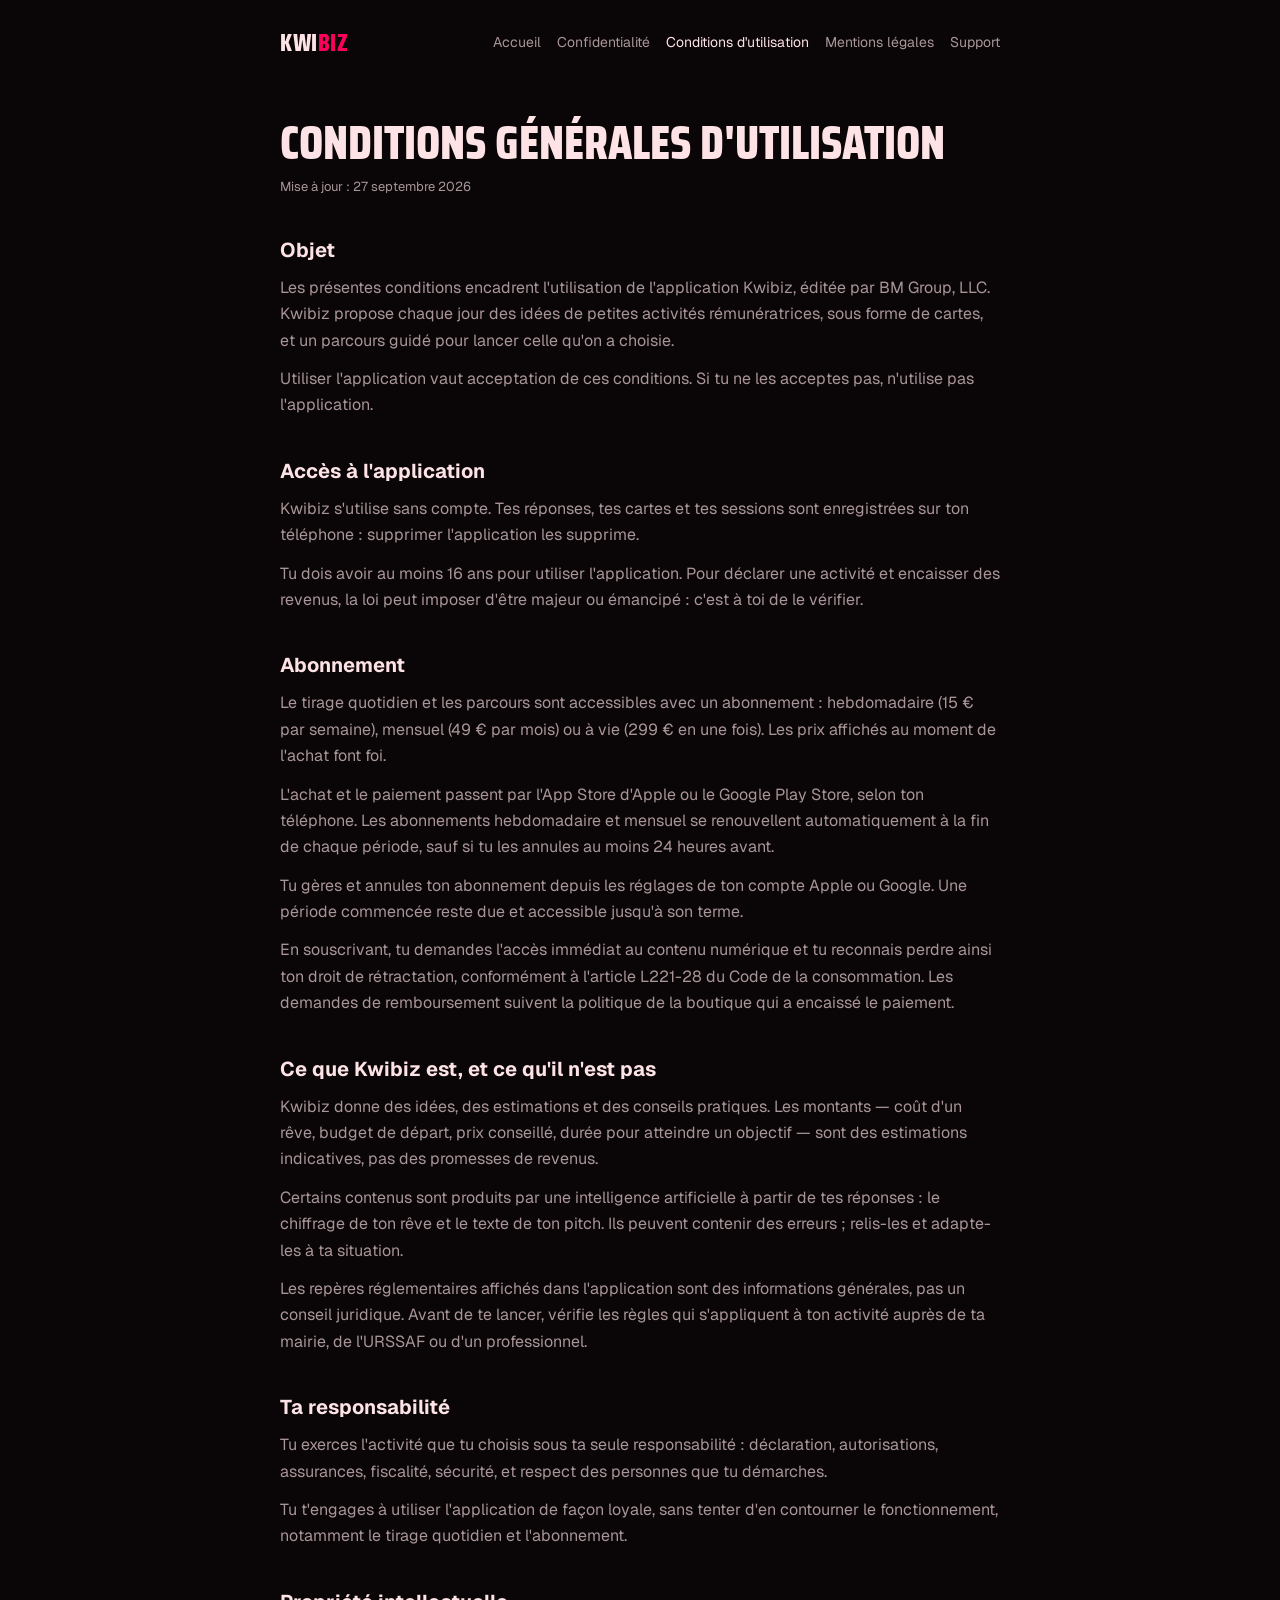
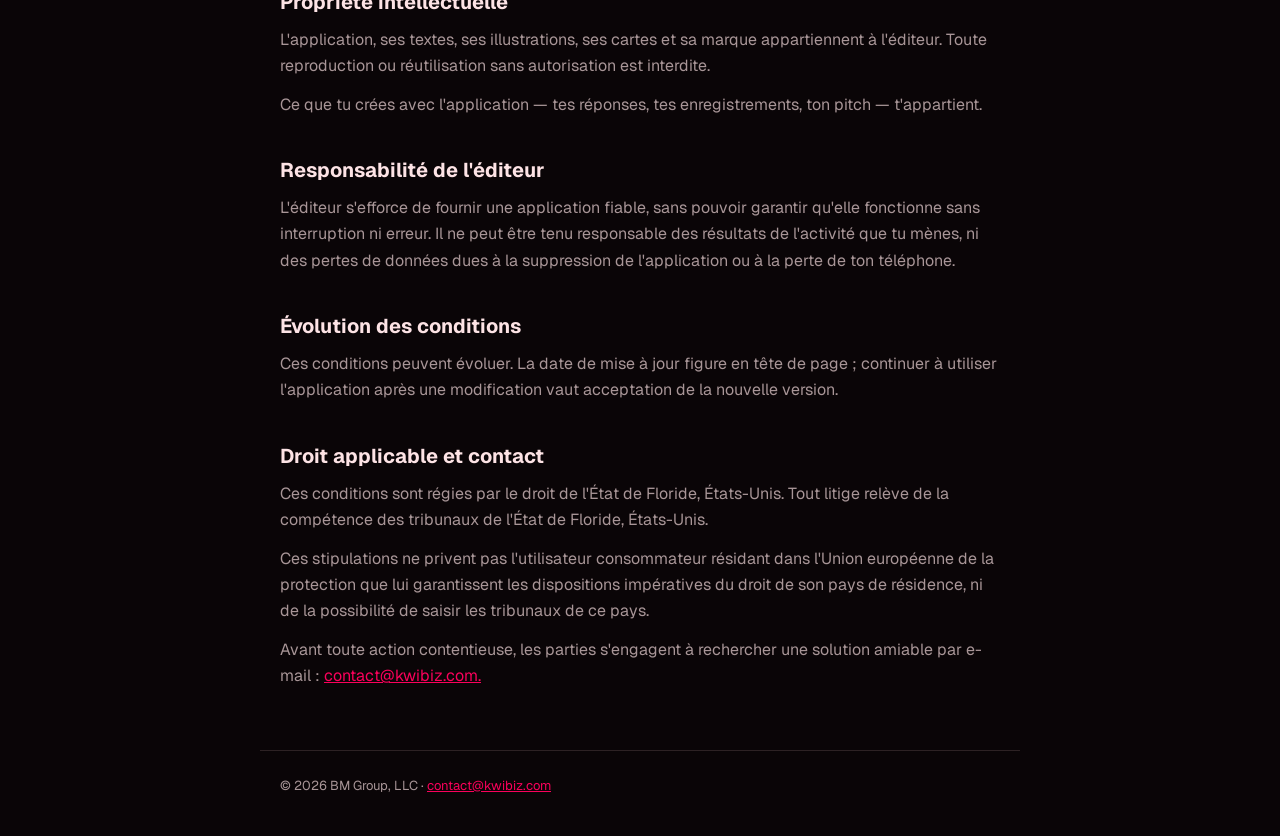
<file: cgu/index.html>
<!doctype html>
<html lang="fr">
<head>
<meta charset="utf-8">
<meta name="viewport" content="width=device-width, initial-scale=1">
<title>Conditions générales d'utilisation — Kwibiz</title>
<meta name="description" content="Conditions générales d'utilisation de l'application Kwibiz.">
<link rel="icon" href="../favicon.png">
<link rel="preconnect" href="https://fonts.googleapis.com">
<link rel="preconnect" href="https://fonts.gstatic.com" crossorigin>
<link href="https://fonts.googleapis.com/css2?family=Geist:wght@400;600&family=Saira+Condensed:wght@800&display=swap" rel="stylesheet">
<link rel="stylesheet" href="../style.css">
</head>
<body>
<header><a class="brand" href="../">KWI<span>BIZ</span></a><nav><a href="../">Accueil</a><a href="../confidentialite/">Confidentialité</a><a href="../cgu/" aria-current="page">Conditions d'utilisation</a><a href="../mentions-legales/">Mentions légales</a><a href="../support/">Support</a></nav></header>
<main><h1>Conditions générales d'utilisation</h1><p class="updated">Mise à jour : 27 septembre 2026</p><section><h2>Objet</h2><p>Les présentes conditions encadrent l'utilisation de l'application Kwibiz, éditée par BM Group, LLC. Kwibiz propose chaque jour des idées de petites activités rémunératrices, sous forme de cartes, et un parcours guidé pour lancer celle qu'on a choisie.</p><p>Utiliser l'application vaut acceptation de ces conditions. Si tu ne les acceptes pas, n'utilise pas l'application.</p></section><section><h2>Accès à l'application</h2><p>Kwibiz s'utilise sans compte. Tes réponses, tes cartes et tes sessions sont enregistrées sur ton téléphone : supprimer l'application les supprime.</p><p>Tu dois avoir au moins 16 ans pour utiliser l'application. Pour déclarer une activité et encaisser des revenus, la loi peut imposer d'être majeur ou émancipé : c'est à toi de le vérifier.</p></section><section><h2>Abonnement</h2><p>Le tirage quotidien et les parcours sont accessibles avec un abonnement : hebdomadaire (15 € par semaine), mensuel (49 € par mois) ou à vie (299 € en une fois). Les prix affichés au moment de l'achat font foi.</p><p>L'achat et le paiement passent par l'App Store d'Apple ou le Google Play Store, selon ton téléphone. Les abonnements hebdomadaire et mensuel se renouvellent automatiquement à la fin de chaque période, sauf si tu les annules au moins 24 heures avant.</p><p>Tu gères et annules ton abonnement depuis les réglages de ton compte Apple ou Google. Une période commencée reste due et accessible jusqu'à son terme.</p><p>En souscrivant, tu demandes l'accès immédiat au contenu numérique et tu reconnais perdre ainsi ton droit de rétractation, conformément à l'article L221-28 du Code de la consommation. Les demandes de remboursement suivent la politique de la boutique qui a encaissé le paiement.</p></section><section><h2>Ce que Kwibiz est, et ce qu'il n'est pas</h2><p>Kwibiz donne des idées, des estimations et des conseils pratiques. Les montants — coût d'un rêve, budget de départ, prix conseillé, durée pour atteindre un objectif — sont des estimations indicatives, pas des promesses de revenus.</p><p>Certains contenus sont produits par une intelligence artificielle à partir de tes réponses : le chiffrage de ton rêve et le texte de ton pitch. Ils peuvent contenir des erreurs ; relis-les et adapte-les à ta situation.</p><p>Les repères réglementaires affichés dans l'application sont des informations générales, pas un conseil juridique. Avant de te lancer, vérifie les règles qui s'appliquent à ton activité auprès de ta mairie, de l'URSSAF ou d'un professionnel.</p></section><section><h2>Ta responsabilité</h2><p>Tu exerces l'activité que tu choisis sous ta seule responsabilité : déclaration, autorisations, assurances, fiscalité, sécurité, et respect des personnes que tu démarches.</p><p>Tu t'engages à utiliser l'application de façon loyale, sans tenter d'en contourner le fonctionnement, notamment le tirage quotidien et l'abonnement.</p></section><section><h2>Propriété intellectuelle</h2><p>L'application, ses textes, ses illustrations, ses cartes et sa marque appartiennent à l'éditeur. Toute reproduction ou réutilisation sans autorisation est interdite.</p><p>Ce que tu crées avec l'application — tes réponses, tes enregistrements, ton pitch — t'appartient.</p></section><section><h2>Responsabilité de l'éditeur</h2><p>L'éditeur s'efforce de fournir une application fiable, sans pouvoir garantir qu'elle fonctionne sans interruption ni erreur. Il ne peut être tenu responsable des résultats de l'activité que tu mènes, ni des pertes de données dues à la suppression de l'application ou à la perte de ton téléphone.</p></section><section><h2>Évolution des conditions</h2><p>Ces conditions peuvent évoluer. La date de mise à jour figure en tête de page ; continuer à utiliser l'application après une modification vaut acceptation de la nouvelle version.</p></section><section><h2>Droit applicable et contact</h2><p>Ces conditions sont régies par le droit de l'État de Floride, États-Unis. Tout litige relève de la compétence des tribunaux de l'État de Floride, États-Unis.</p><p>Ces stipulations ne privent pas l'utilisateur consommateur résidant dans l'Union européenne de la protection que lui garantissent les dispositions impératives du droit de son pays de résidence, ni de la possibilité de saisir les tribunaux de ce pays.</p><p>Avant toute action contentieuse, les parties s'engagent à rechercher une solution amiable par e-mail : <a href="mailto:contact@kwibiz.com.">contact@kwibiz.com.</a></p></section></main>
<footer>© 2026 BM Group, LLC · <a href="mailto:contact@kwibiz.com">contact@kwibiz.com</a></footer>
</body>
</html>
</file>
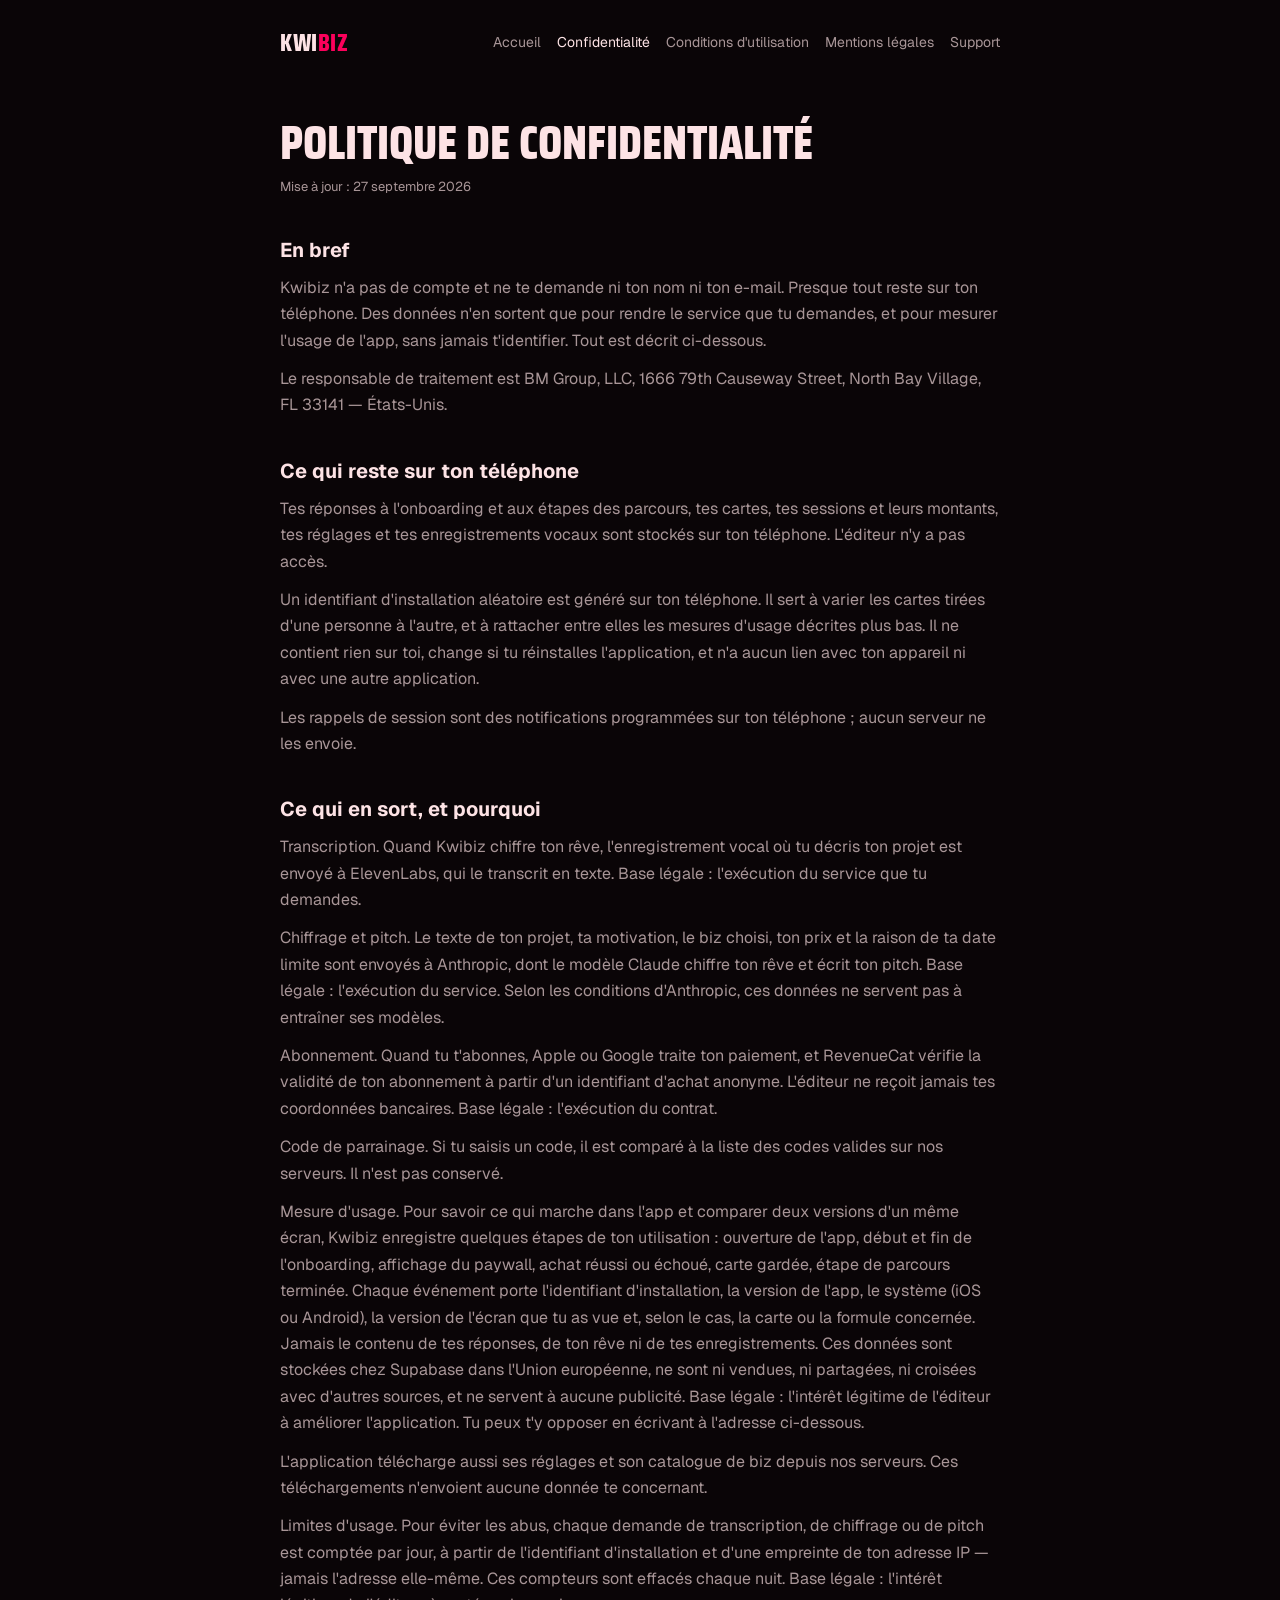
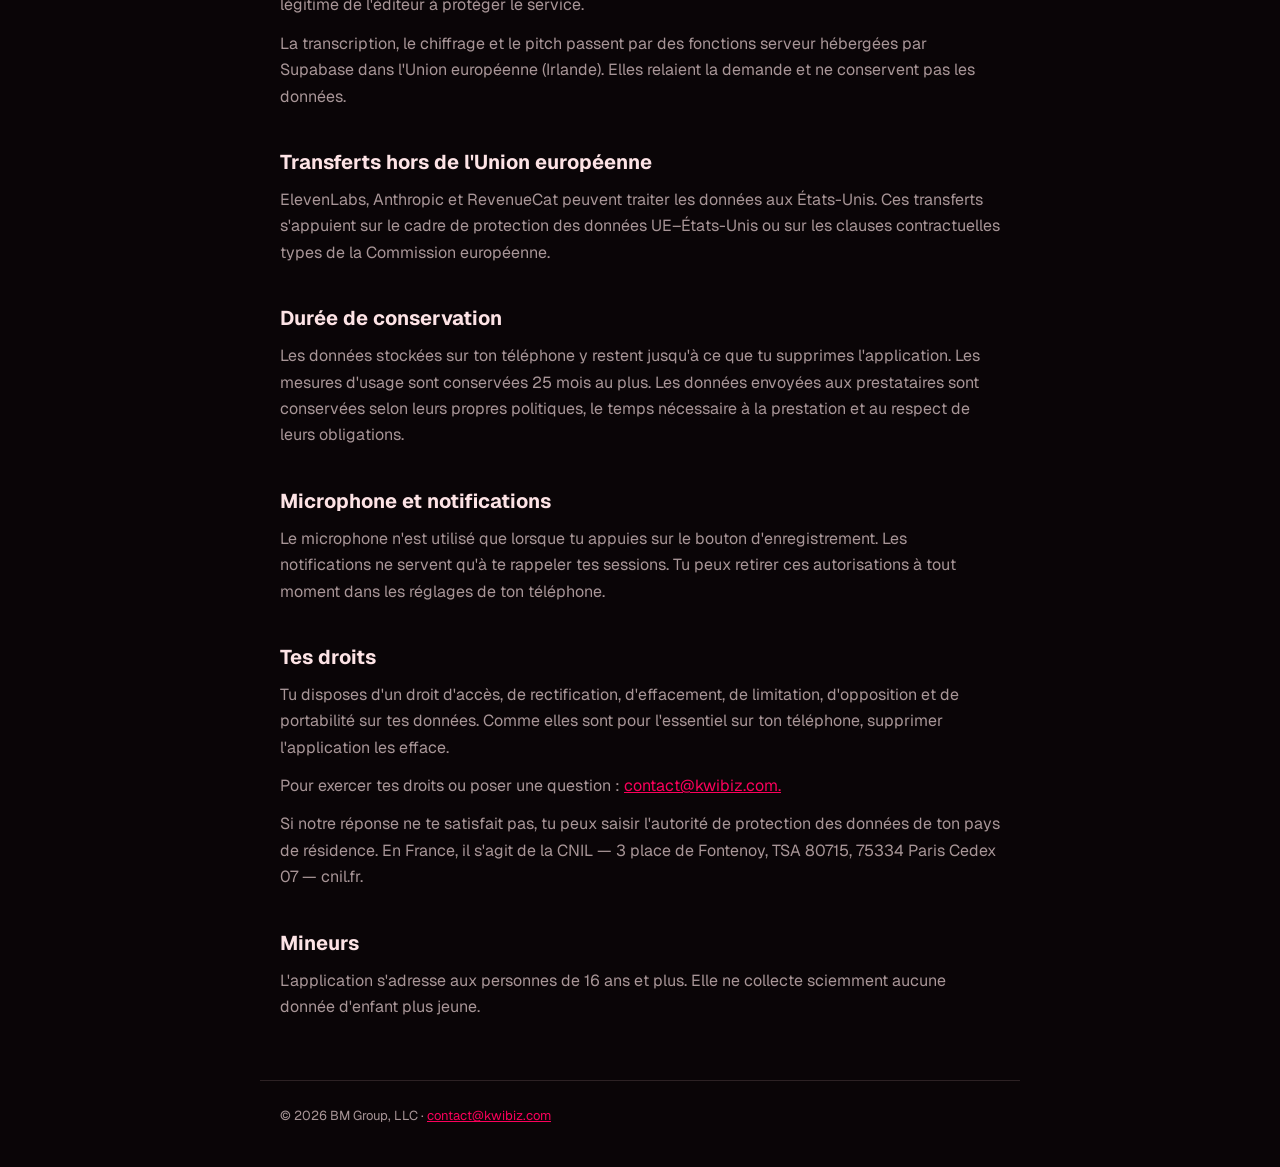
<file: confidentialite/index.html>
<!doctype html>
<html lang="fr">
<head>
<meta charset="utf-8">
<meta name="viewport" content="width=device-width, initial-scale=1">
<title>Politique de confidentialité — Kwibiz</title>
<meta name="description" content="Politique de confidentialité de l'application Kwibiz.">
<link rel="icon" href="../favicon.png">
<link rel="preconnect" href="https://fonts.googleapis.com">
<link rel="preconnect" href="https://fonts.gstatic.com" crossorigin>
<link href="https://fonts.googleapis.com/css2?family=Geist:wght@400;600&family=Saira+Condensed:wght@800&display=swap" rel="stylesheet">
<link rel="stylesheet" href="../style.css">
</head>
<body>
<header><a class="brand" href="../">KWI<span>BIZ</span></a><nav><a href="../">Accueil</a><a href="../confidentialite/" aria-current="page">Confidentialité</a><a href="../cgu/">Conditions d'utilisation</a><a href="../mentions-legales/">Mentions légales</a><a href="../support/">Support</a></nav></header>
<main><h1>Politique de confidentialité</h1><p class="updated">Mise à jour : 27 septembre 2026</p><section><h2>En bref</h2><p>Kwibiz n'a pas de compte et ne te demande ni ton nom ni ton e-mail. Presque tout reste sur ton téléphone. Des données n'en sortent que pour rendre le service que tu demandes, et pour mesurer l'usage de l'app, sans jamais t'identifier. Tout est décrit ci-dessous.</p><p>Le responsable de traitement est BM Group, LLC, 1666 79th Causeway Street, North Bay Village, FL 33141 — États-Unis.</p></section><section><h2>Ce qui reste sur ton téléphone</h2><p>Tes réponses à l'onboarding et aux étapes des parcours, tes cartes, tes sessions et leurs montants, tes réglages et tes enregistrements vocaux sont stockés sur ton téléphone. L'éditeur n'y a pas accès.</p><p>Un identifiant d'installation aléatoire est généré sur ton téléphone. Il sert à varier les cartes tirées d'une personne à l'autre, et à rattacher entre elles les mesures d'usage décrites plus bas. Il ne contient rien sur toi, change si tu réinstalles l'application, et n'a aucun lien avec ton appareil ni avec une autre application.</p><p>Les rappels de session sont des notifications programmées sur ton téléphone ; aucun serveur ne les envoie.</p></section><section><h2>Ce qui en sort, et pourquoi</h2><p>Transcription. Quand Kwibiz chiffre ton rêve, l'enregistrement vocal où tu décris ton projet est envoyé à ElevenLabs, qui le transcrit en texte. Base légale : l'exécution du service que tu demandes.</p><p>Chiffrage et pitch. Le texte de ton projet, ta motivation, le biz choisi, ton prix et la raison de ta date limite sont envoyés à Anthropic, dont le modèle Claude chiffre ton rêve et écrit ton pitch. Base légale : l'exécution du service. Selon les conditions d'Anthropic, ces données ne servent pas à entraîner ses modèles.</p><p>Abonnement. Quand tu t'abonnes, Apple ou Google traite ton paiement, et RevenueCat vérifie la validité de ton abonnement à partir d'un identifiant d'achat anonyme. L'éditeur ne reçoit jamais tes coordonnées bancaires. Base légale : l'exécution du contrat.</p><p>Code de parrainage. Si tu saisis un code, il est comparé à la liste des codes valides sur nos serveurs. Il n'est pas conservé.</p><p>Mesure d'usage. Pour savoir ce qui marche dans l'app et comparer deux versions d'un même écran, Kwibiz enregistre quelques étapes de ton utilisation : ouverture de l'app, début et fin de l'onboarding, affichage du paywall, achat réussi ou échoué, carte gardée, étape de parcours terminée. Chaque événement porte l'identifiant d'installation, la version de l'app, le système (iOS ou Android), la version de l'écran que tu as vue et, selon le cas, la carte ou la formule concernée. Jamais le contenu de tes réponses, de ton rêve ni de tes enregistrements. Ces données sont stockées chez Supabase dans l'Union européenne, ne sont ni vendues, ni partagées, ni croisées avec d'autres sources, et ne servent à aucune publicité. Base légale : l'intérêt légitime de l'éditeur à améliorer l'application. Tu peux t'y opposer en écrivant à l'adresse ci-dessous.</p><p>L'application télécharge aussi ses réglages et son catalogue de biz depuis nos serveurs. Ces téléchargements n'envoient aucune donnée te concernant.</p><p>Limites d'usage. Pour éviter les abus, chaque demande de transcription, de chiffrage ou de pitch est comptée par jour, à partir de l'identifiant d'installation et d'une empreinte de ton adresse IP — jamais l'adresse elle-même. Ces compteurs sont effacés chaque nuit. Base légale : l'intérêt légitime de l'éditeur à protéger le service.</p><p>La transcription, le chiffrage et le pitch passent par des fonctions serveur hébergées par Supabase dans l'Union européenne (Irlande). Elles relaient la demande et ne conservent pas les données.</p></section><section><h2>Transferts hors de l'Union européenne</h2><p>ElevenLabs, Anthropic et RevenueCat peuvent traiter les données aux États-Unis. Ces transferts s'appuient sur le cadre de protection des données UE–États-Unis ou sur les clauses contractuelles types de la Commission européenne.</p></section><section><h2>Durée de conservation</h2><p>Les données stockées sur ton téléphone y restent jusqu'à ce que tu supprimes l'application. Les mesures d'usage sont conservées 25 mois au plus. Les données envoyées aux prestataires sont conservées selon leurs propres politiques, le temps nécessaire à la prestation et au respect de leurs obligations.</p></section><section><h2>Microphone et notifications</h2><p>Le microphone n'est utilisé que lorsque tu appuies sur le bouton d'enregistrement. Les notifications ne servent qu'à te rappeler tes sessions. Tu peux retirer ces autorisations à tout moment dans les réglages de ton téléphone.</p></section><section><h2>Tes droits</h2><p>Tu disposes d'un droit d'accès, de rectification, d'effacement, de limitation, d'opposition et de portabilité sur tes données. Comme elles sont pour l'essentiel sur ton téléphone, supprimer l'application les efface.</p><p>Pour exercer tes droits ou poser une question : <a href="mailto:contact@kwibiz.com.">contact@kwibiz.com.</a></p><p>Si notre réponse ne te satisfait pas, tu peux saisir l'autorité de protection des données de ton pays de résidence. En France, il s'agit de la CNIL — 3 place de Fontenoy, TSA 80715, 75334 Paris Cedex 07 — cnil.fr.</p></section><section><h2>Mineurs</h2><p>L'application s'adresse aux personnes de 16 ans et plus. Elle ne collecte sciemment aucune donnée d'enfant plus jeune.</p></section></main>
<footer>© 2026 BM Group, LLC · <a href="mailto:contact@kwibiz.com">contact@kwibiz.com</a></footer>
</body>
</html>
</file>
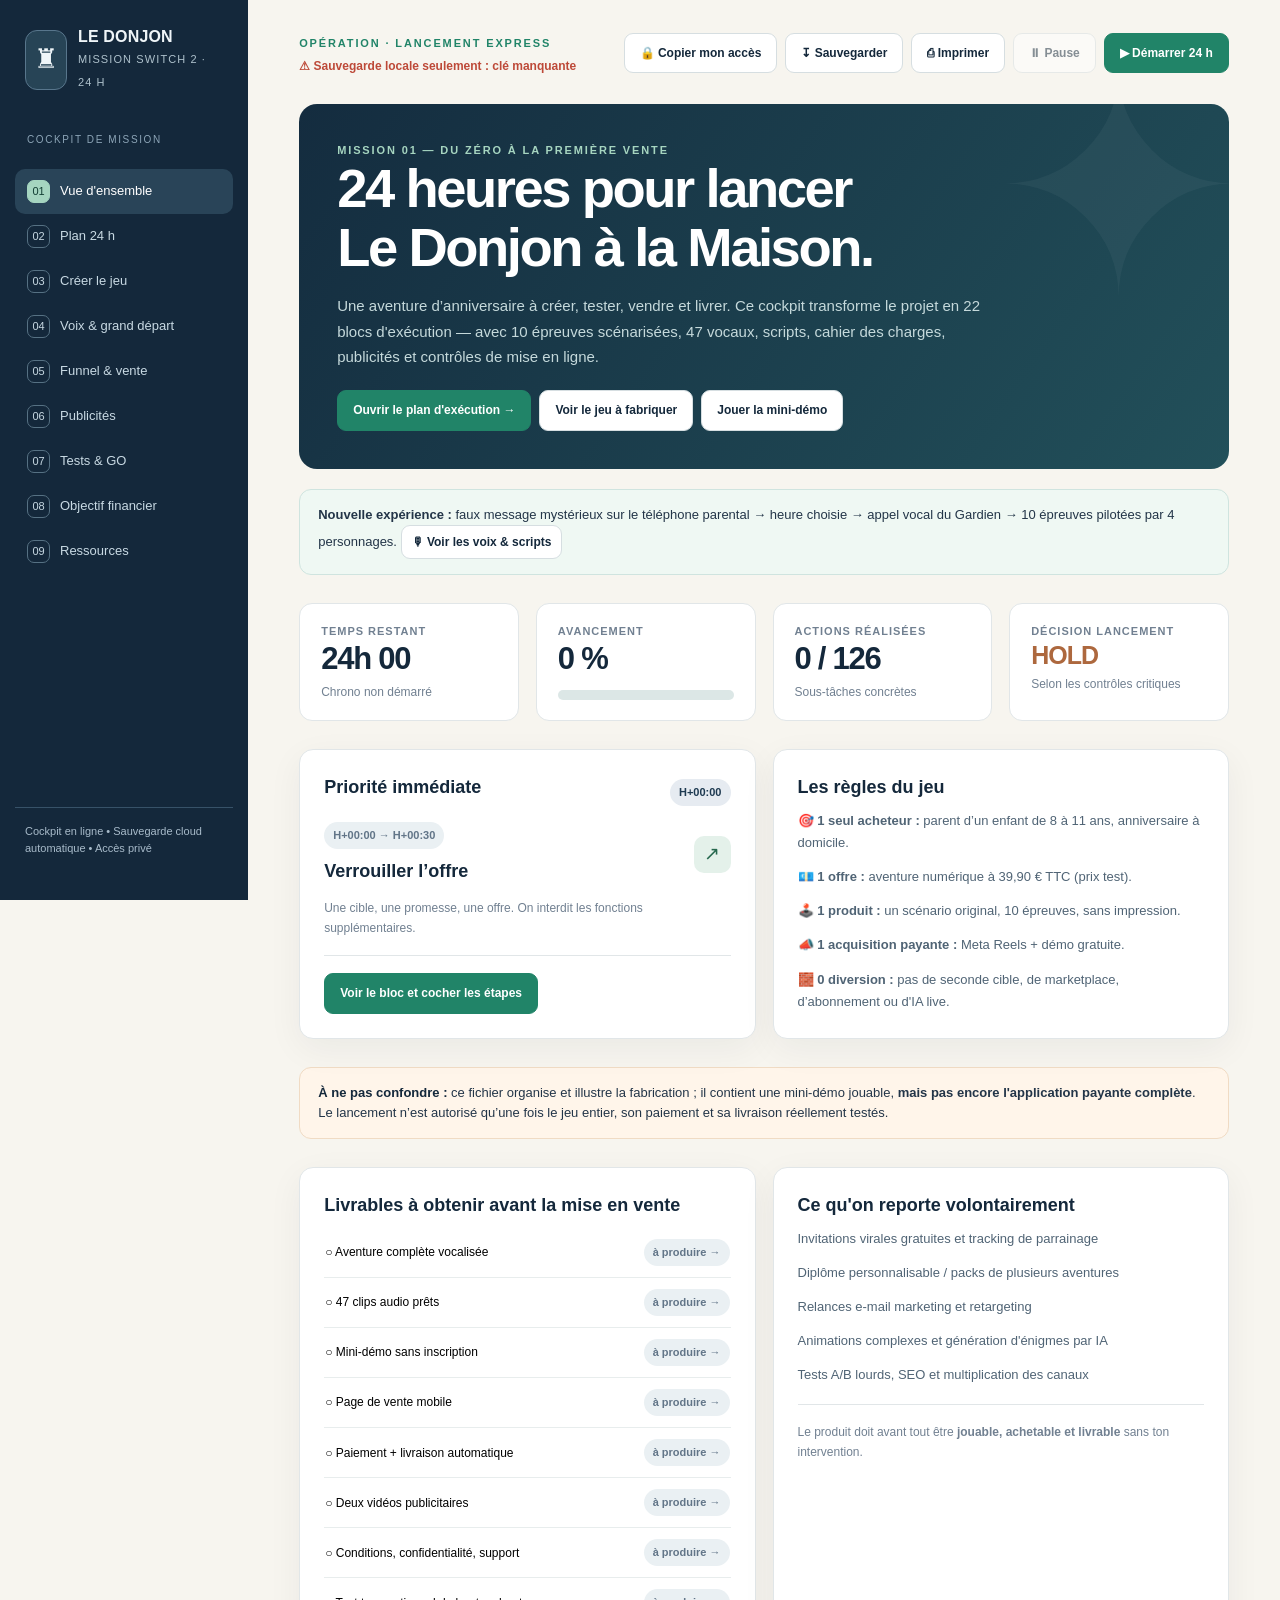
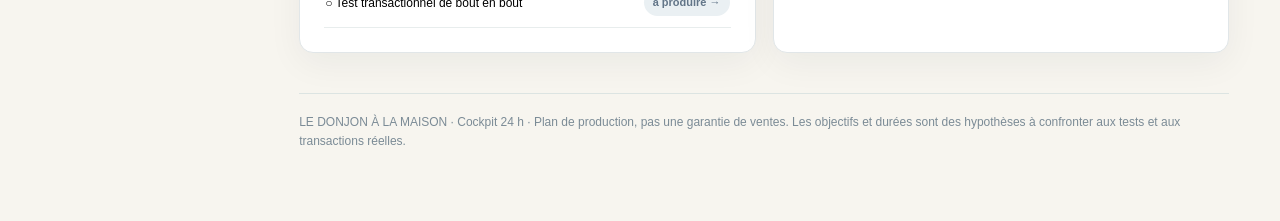
<file: donjon-cockpit/index.html>
<!DOCTYPE html>
<html lang="fr">
<head>
<meta charset="utf-8" />
<meta name="viewport" content="width=device-width, initial-scale=1" />
<meta name="theme-color" content="#13283b" />
<title>Le Donjon — Cockpit de lancement 24 h</title>
<style>
:root{--navy:#14283b;--dark:#0d2132;--ink:#233548;--muted:#718091;--cream:#f7f5ef;--white:#fff;--green:#218468;--mint:#e7f6ee;--gold:#cb9b4b;--line:#e1e6e8;--warn:#b15b35;--soft:#ecf1f3;--shadow:0 10px 35px rgba(16,36,48,.055)}
*{box-sizing:border-box}html{scroll-behavior:smooth}body{margin:0;font:15px/1.55 -apple-system,BlinkMacSystemFont,"Segoe UI",Arial,sans-serif;background:var(--cream);color:var(--ink)}button,input,textarea,select{font:inherit}button{cursor:pointer}a{color:#126f70}a:hover{text-decoration:underline}.shell{display:flex;min-height:100vh}.sidebar{position:sticky;top:0;min-width:248px;width:248px;height:100vh;overflow-y:auto;background:var(--navy);color:#eff5f8;padding:28px 15px;display:flex;flex-direction:column;gap:18px}.brand{display:flex;align-items:center;gap:11px;margin:0 10px 12px}.crest{font-size:27px;background:#274456;border:1px solid #58768c;border-radius:12px;padding:8px}.brand strong{display:block;font-size:16px;line-height:1.1;letter-spacing:.01em}.brand small{color:#aec1cc;font-size:11px;letter-spacing:.1em;text-transform:uppercase}.sidebar .section-label{font-size:10px;letter-spacing:.16em;text-transform:uppercase;color:#8da5b7;margin:10px 12px 3px}.navbtn{display:flex;width:100%;align-items:center;text-align:left;gap:10px;background:none;color:#c8d9e3;border:0;border-radius:10px;padding:11px 12px;font-size:13px}.navbtn:hover,.navbtn.active{background:#294458;color:#fff}.navbtn .num{display:grid;place-items:center;width:23px;height:23px;border:1px solid #567183;border-radius:7px;font-size:11px}.navbtn.active .num{background:#a5d5c0;color:#113d32;border-color:#a5d5c0}.sidebarfoot{margin-top:auto;border-top:1px solid #375268;padding:15px 10px;color:#a8bbca;font-size:11px}.main{flex:1;min-width:0;max-width:1600px;padding:30px min(4vw,60px) 70px}.topbar{display:flex;align-items:center;justify-content:space-between;gap:15px;margin-bottom:28px}.eyebrow{text-transform:uppercase;font-size:11px;letter-spacing:.17em;color:var(--green);font-weight:800}.topbar .right{display:flex;gap:8px;align-items:center;flex-wrap:wrap}.btn{border-radius:9px;background:#fff;border:1px solid #d6dee1;padding:10px 15px;color:var(--navy);font-weight:650;font-size:12px;display:inline-flex;align-items:center;justify-content:center;gap:7px;transition:.15s}.btn:hover{border-color:#9db7bd;background:#f0f7f4;text-decoration:none}.btn.primary{background:var(--green);border-color:var(--green);color:#fff}.btn.primary:hover{background:#176f58}.btn.dark{background:var(--navy);color:#fff;border-color:var(--navy)}.btn.light{background:var(--mint);color:#115c4c;border-color:#c3e7d7}.btn.small{padding:7px 10px}.btn:disabled{opacity:.5;cursor:not-allowed}.tag{display:inline-flex;padding:5px 9px;background:#eaf0f3;border-radius:30px;font-size:11px;font-weight:750;color:#627588}.tag.green{background:#e5f4ec;color:#206b52}.tag.warn{background:#fff0e5;color:#a85e28}.tag.dark{background:#e6ebf1;color:#1e3a51}.view{display:none;animation:appear .22s ease}.view.active{display:block}@keyframes appear{from{opacity:.4;transform:translateY(5px)}to{opacity:1;transform:translateY(0)}}h1,h2,h3,h4,p{margin-top:0}h1{font-size:clamp(32px,4.25vw,57px);line-height:1.09;letter-spacing:-.045em;color:var(--navy);margin-bottom:16px}h2{font-size:clamp(23px,2.5vw,32px);line-height:1.2;letter-spacing:-.026em;color:var(--navy);margin-bottom:12px}h3{font-size:18px;color:var(--navy);margin-bottom:8px}p{line-height:1.68}.lead{font-size:17px;color:#5b6c7a;max-width:850px}.sub{color:var(--muted)}.muted{color:var(--muted)}.headline{display:flex;align-items:end;justify-content:space-between;gap:20px;flex-wrap:wrap;margin-bottom:24px}.headline h2{margin-bottom:0}.hero{position:relative;overflow:hidden;background:linear-gradient(125deg,#142c3f,#22505a);color:#fff;padding:38px;border-radius:18px;margin-bottom:20px}.hero:after{content:'✦';font-size:300px;line-height:1;position:absolute;right:-15px;top:-65px;color:rgba(255,255,255,.045);pointer-events:none}.hero h1{color:#fff;max-width:690px}.hero p{color:#c5d9db;max-width:670px;margin-bottom:21px}.hero .eyebrow{color:#a6d5c0}.hero .btn{position:relative;z-index:1}.grid{display:grid;gap:17px}.g2{grid-template-columns:repeat(2,minmax(0,1fr))}.g3{grid-template-columns:repeat(3,minmax(0,1fr))}.g4{grid-template-columns:repeat(4,minmax(0,1fr))}.panel{background:#fff;border:1px solid var(--line);border-radius:14px;padding:24px;box-shadow:var(--shadow)}.panel.soft{background:#f2f7f5}.panel.dark{background:var(--navy);color:#fff;border-color:var(--navy)}.panel.dark h3,.panel.dark h2{color:#fff}.panel.flush{padding:0;overflow:hidden}.metric{background:#fff;border:1px solid var(--line);border-radius:13px;padding:19px 21px}.metric .value{font-size:31px;line-height:1.2;color:var(--navy);font-weight:850;letter-spacing:-.04em}.metric .label{font-size:11px;color:var(--muted);text-transform:uppercase;letter-spacing:.09em;font-weight:750}.metric .helper{margin-top:5px;color:var(--muted);font-size:12px}.progress{height:10px;background:#dce7e6;border-radius:99px;overflow:hidden}.progress .fill{width:0;height:100%;background:linear-gradient(90deg,#218468,#72c39b);border-radius:99px;transition:.25s}.ribbon{border:1px solid #cfe4df;background:#eff8f3;border-radius:12px;padding:15px 18px;font-size:13px}.ribbon.warning{background:#fff5ea;border-color:#f0dbc4}.ribbon strong{color:var(--navy)}.ribbon a{font-weight:700}.sectionblock{margin-bottom:28px}.mini-title{font-size:11px;color:var(--green);font-weight:800;text-transform:uppercase;letter-spacing:.11em;margin:0 0 7px}.row{display:flex;align-items:center;justify-content:space-between;gap:15px}.stack{display:flex;flex-direction:column;gap:12px}.line{border:0;border-top:1px solid var(--line);margin:17px 0}.checkrow{display:flex;align-items:flex-start;gap:9px;padding:9px 0;border-bottom:1px solid #edf0f1;cursor:pointer;font-size:13px}.checkrow:last-child{border:0}.checkrow input{margin-top:4px;accent-color:var(--green);width:16px;height:16px;flex-shrink:0}.checkrow:has(input:checked) span{color:#5e796b;text-decoration:line-through;text-decoration-color:#a5cbb8}.task{background:#fff;border:1px solid var(--line);border-radius:14px;padding:19px 21px;margin-bottom:12px;scroll-margin-top:20px;box-shadow:var(--shadow)}.task.complete{border-color:#9fd0b5;background:#fafffb}.taskhead{display:flex;align-items:flex-start;gap:14px}.tasktime{flex:0 0 119px;background:var(--soft);border-radius:8px;padding:10px;font-size:12px;font-weight:750;color:var(--navy);line-height:1.5;text-align:center}.tasktime small{display:block;color:#8292a2;font-weight:600}.taskmain{flex:1;min-width:0}.taskhead h3{margin:1px 0 4px}.taskhead p{font-size:12px;color:#6e7d8c;margin:0}.taskdetails{margin:14px 0 2px;padding-top:12px;border-top:1px solid #ebeff0}.taskdetails summary{font-size:13px;font-weight:750;cursor:pointer;color:#2e6870}.taskdetails summary:hover{color:#13584c}.taskbody{padding-top:14px}.tasknote{margin-top:14px}.field{width:100%;border:1px solid #d4dee1;background:#fff;border-radius:9px;padding:11px 12px;color:#223b4b;outline:none}.field:focus{border-color:#4a9a83;box-shadow:0 0 0 3px #dceee7}.tasknote textarea{min-height:76px;resize:vertical}.pillgroup{display:flex;flex-wrap:wrap;gap:7px}.pill{border:1px solid #d6e4e2;background:#f2f7f4;color:#3c6760;font-size:11px;font-weight:700;border-radius:20px;padding:4px 9px}.item-label{font-size:11px;font-weight:800;color:#8292a1;text-transform:uppercase;letter-spacing:.08em;margin-bottom:5px}.mini{font-size:12px}.guide{color:#506475;font-size:13px;line-height:1.7}.guide ul{margin-top:7px;padding-left:19px}.guide li{margin-bottom:5px}.phase{display:flex;align-items:center;gap:9px;margin:20px 0 13px}.phase span{font-size:10px;text-transform:uppercase;letter-spacing:.1em;font-weight:850;color:#647c88}.phase:after{content:'';height:1px;background:#dce6e7;flex:1}.chapter{border:1px solid var(--line);background:#fff;border-radius:12px;margin-bottom:10px;overflow:hidden}.chapter summary{display:flex;align-items:center;gap:14px;cursor:pointer;padding:17px 19px;list-style:none}.chapter summary::-webkit-details-marker{display:none}.chapter summary .index{height:39px;width:39px;border-radius:10px;background:#e8f3ef;color:#147459;display:grid;place-items:center;font-weight:850}.chapter summary .caption{margin-left:auto;white-space:nowrap;color:#70818e;font-size:12px}.chapter .chapbody{border-top:1px solid var(--line);padding:19px;display:grid;grid-template-columns:1fr 1fr;gap:18px}.chapter .chapbody p{margin-bottom:8px;font-size:13px}.prompt{font-size:12px;line-height:1.7;background:#0e2435;color:#dcf1ec;border-radius:12px;padding:22px;max-height:350px;overflow:auto;white-space:pre-wrap;word-break:break-word}.flowstep{display:grid;grid-template-columns:45px 1fr;gap:12px;align-items:start;position:relative;margin:0 0 6px}.flowstep:not(:last-child):after{content:'';position:absolute;left:21px;top:43px;bottom:-9px;width:2px;background:#cde2db}.flownum{height:42px;width:42px;border-radius:50%;background:var(--navy);color:#fff;display:grid;place-items:center;font-weight:850;z-index:1}.flowcard{background:#fff;padding:18px 20px;border:1px solid var(--line);border-radius:10px;margin-bottom:13px}.flowcard h3{margin:0 0 5px}.flowcard p{font-size:13px;color:#6c7a86;margin:0}.copybox{border:1px solid #d8e3df;border-radius:11px;background:#f3f8f5;padding:16px;white-space:pre-wrap;font-size:13px;line-height:1.7}.twocol{display:grid;grid-template-columns:1.1fr .9fr;gap:18px}.kpirow{display:grid;grid-template-columns:repeat(3,1fr);gap:12px}.kpi{background:#f2f7f5;border-radius:12px;padding:15px}.kpi b{font-size:25px;letter-spacing:-.03em;color:var(--navy)}.kpi small{display:block;color:var(--muted)}input[type=number]{width:100%;appearance:textfield}label{font-size:12px;font-weight:750;color:#4c6878}.formgrid{display:grid;grid-template-columns:repeat(2,minmax(0,1fr));gap:13px}.formgrid label{display:grid;gap:6px}.formgrid input{min-width:0}.tablewrap{overflow:auto}table{width:100%;border-collapse:collapse;font-size:12px}th,td{padding:13px;text-align:left;border-bottom:1px solid #e8eeef;vertical-align:top}th{color:#6a7c8a;text-transform:uppercase;letter-spacing:.06em;font-size:10px}td:last-child{text-align:right}.badge-number{font-size:11px;font-weight:750;color:#587c73;background:#e5f4eb;border-radius:14px;padding:4px 8px}.code-note{font-family:ui-monospace,Menlo,Consolas,monospace;background:#ebf0f3;padding:2px 5px;border-radius:4px;font-size:12px}.gates .checkrow{font-size:14px}.gate-status{font-size:12px;font-weight:750}.status-go{color:var(--green)}.status-hold{color:var(--warn)}.warnbox{background:#fff7ed;border:1px solid #e9d8bd;border-radius:10px;padding:13px 15px;color:#77512e;font-size:12px}.footnote{font-size:11px;color:#7a8894}.infoicon{height:37px;width:37px;display:grid;place-items:center;border-radius:10px;background:#e4f1ea;color:#26684e;font-size:19px}.modal{display:none;position:fixed;inset:0;background:rgba(7,24,37,.75);z-index:2000;padding:22px;align-items:center;justify-content:center}.modal.open{display:flex}.modalcard{background:#fff;border-radius:18px;max-width:560px;width:100%;max-height:92vh;overflow:auto;position:relative;padding:26px}.modalcard .close{position:absolute;right:16px;top:15px;border:0;background:#eff3f1;height:34px;width:34px;border-radius:9px}.demo-screen{background:radial-gradient(ellipse at 50% 10%,#30485e,#101d2b 75%);color:#f5e9d5;border-radius:15px;min-height:305px;padding:30px 24px;text-align:center;display:flex;flex-direction:column;justify-content:center;align-items:center;gap:15px}.demo-screen h3{color:#f4d58c;font-size:26px}.runes{display:flex;gap:10px;justify-content:center;flex-wrap:wrap}.runes button{font-size:30px;background:#244055;color:#f9e3a8;border:1px solid #637787;border-radius:10px;height:58px;min-width:58px}.runes button:hover{background:#36586b}.demo-success{color:#9be0bc;font-weight:700}.toast{position:fixed;right:25px;bottom:25px;background:#173b39;color:#fff;padding:12px 17px;border-radius:10px;font-size:13px;z-index:2100;box-shadow:0 9px 29px #1c3a3b44;opacity:0;transform:translateY(8px);pointer-events:none;transition:.25s}.toast.show{opacity:1;transform:translateY(0)}.simple-list{padding-left:18px}.simple-list li{margin-bottom:7px}.tworow{display:flex;gap:8px;align-items:center;flex-wrap:wrap}.micro{font-size:11px;color:#779099}.footer{margin-top:40px;border-top:1px solid #dce4e2;padding-top:19px;color:#7b8b96;font-size:12px}.print-only{display:none}
@media(max-width:1120px){.sidebar{width:214px;min-width:214px}.main{padding:25px 24px 60px}.g4{grid-template-columns:repeat(2,minmax(0,1fr))}}@media(max-width:800px){.shell{display:block}.sidebar{height:auto;position:static;width:100%;min-width:0;padding:14px;gap:0}.brand{margin:5px 5px 10px}.sidebar nav{display:flex;overflow:auto;gap:6px}.sidebar .section-label,.sidebarfoot{display:none}.navbtn{flex:0 0 auto;width:auto;white-space:nowrap;padding:8px 11px}.navbtn .num{display:none}.main{padding:20px 15px 45px}.topbar{align-items:start}.topbar .right{justify-content:flex-end}.hero{padding:27px 22px}.g2,.g3,.g4,.twocol{grid-template-columns:1fr}.taskhead{flex-wrap:wrap}.tasktime{flex:0 0 auto}.chapter .chapbody{grid-template-columns:1fr}.kpirow{grid-template-columns:1fr}.formgrid{grid-template-columns:1fr}.modalcard{padding:20px}.chapter summary .caption{display:none}}@media print{.sidebar,.topbar,.btn,.modal,.toast,.no-print{display:none!important}body{background:#fff}.main{padding:0;width:100%}.view{display:block!important;break-before:page}.panel,.task,.chapter{break-inside:avoid;box-shadow:none}.hero{color:#111;background:#fff;border:1px solid #888}.hero h1,.hero p{color:#111}details:not([open])>*:not(summary){display:block}.print-only{display:block}}

.phone-shell{max-width:325px;min-height:285px;margin:auto;border:7px solid #172839;border-radius:31px;background:linear-gradient(160deg,#112538,#1b3a4b 60%,#234b54);padding:12px 16px 22px;color:#f6faf9;box-shadow:0 18px 35px #071a2a25}.phone-notch{height:14px;width:88px;background:#081a26;border-radius:0 0 12px 12px;margin:-12px auto 20px}.phone-inner{padding-top:15px}.phone-inner p{color:#c6d9e1;font-size:14px}.phone-badge{display:inline-block;padding:7px 10px;border-radius:7px;background:#4f728187;color:#fff;font-size:10px;font-weight:750;letter-spacing:.07em;margin-bottom:18px}.phone-msg{background:#e0e7eb19;padding:14px;border-radius:15px}.phone-time{color:#c3cdd9;font-size:11px;margin-top:14px}.voice-card{display:flex;align-items:flex-start;gap:12px;padding:15px;background:#f1f5f4;border-radius:11px}.voice-dot{width:22px;height:22px;border-radius:9px;flex:0 0 22px}.voice-card p{margin:5px 0 0}.audio-clip{border:1px solid var(--line);border-radius:9px;margin:9px 0;background:#fbfcfc}.audio-clip summary{padding:12px 14px;cursor:pointer;display:flex;align-items:center;gap:9px;flex-wrap:wrap;list-style:none}.audio-clip summary::-webkit-details-marker{display:none}.audio-clip summary code{font-size:11px;color:#7b8998;margin-left:auto}.audio-body{padding:0 16px 15px}.audio-body p{padding:11px;background:#eff6f1;border-radius:8px;font-size:13px}.audio-body button{margin-top:4px}@media(max-width:900px){.audio-clip summary code{margin-left:0}} 
</style>
</head>
<body>
<div class="shell">
<aside class="sidebar">
 <div class="brand"><div class="crest">♜</div><div><strong>LE DONJON</strong><small>Mission Switch 2 · 24 h</small></div></div>
 <div class="section-label">Cockpit de mission</div>
 <nav id="nav" aria-label="Navigation">
  <button class="navbtn active" data-view="overview"><span class="num">01</span> Vue d'ensemble</button>
  <button class="navbtn" data-view="timeline"><span class="num">02</span> Plan 24 h</button>
  <button class="navbtn" data-view="product"><span class="num">03</span> Créer le jeu</button>
  <button class="navbtn" data-view="audio"><span class="num">04</span> Voix & grand départ</button>
  <button class="navbtn" data-view="funnel"><span class="num">05</span> Funnel & vente</button>
  <button class="navbtn" data-view="ads"><span class="num">06</span> Publicités</button>
  <button class="navbtn" data-view="quality"><span class="num">07</span> Tests & GO</button>
  <button class="navbtn" data-view="finance"><span class="num">08</span> Objectif financier</button>
  <button class="navbtn" data-view="resources"><span class="num">09</span> Ressources</button>
 </nav>
 <div class="sidebarfoot">Cockpit en ligne • Sauvegarde cloud automatique • Accès privé</div>
</aside>
<main class="main">
 <div class="topbar"><div><span class="eyebrow">Opération · lancement express</span><div id="cloudStatus" style="font-size:12px;font-weight:700;color:#218468;margin-top:4px">☁ Connexion au cloud…</div></div><div class="right"><button class="btn" id="copyCloudLink" title="Gardez ce lien confidentiel">🔒 Copier mon accès</button><button class="btn" id="exportBtn">↧ Sauvegarder</button><button class="btn" id="printBtn">⎙ Imprimer</button><button class="btn" id="pauseTimerBtn" disabled aria-pressed="false" title="Figer le compte à rebours sans perdre le temps écoulé">⏸ Pause</button><button class="btn primary" id="timerBtn">▶ Démarrer 24 h</button></div></div>
 <section class="view active" id="view-overview">
  <div class="hero"><div class="eyebrow">MISSION 01 — DU ZÉRO À LA PREMIÈRE VENTE</div><h1>24 heures pour lancer<br>Le Donjon à la Maison.</h1><p>Une aventure d’anniversaire à créer, tester, vendre et livrer. Ce cockpit transforme le projet en 22 blocs d'exécution — avec 10 épreuves scénarisées, 47 vocaux, scripts, cahier des charges, publicités et contrôles de mise en ligne.</p><div class="tworow"><button class="btn primary" data-go="timeline">Ouvrir le plan d'exécution →</button><button class="btn" data-go="product">Voir le jeu à fabriquer</button><button class="btn" id="openDemo">Jouer la mini-démo</button></div></div>
  <div class="ribbon sectionblock"><b>Nouvelle expérience :</b> faux message mystérieux sur le téléphone parental → heure choisie → appel vocal du Gardien → 10 épreuves pilotées par 4 personnages. <button class="btn small" data-go="audio">🎙 Voir les voix & scripts</button></div>
  <div class="grid g4 sectionblock"><div class="metric"><div class="label">Temps restant</div><div class="value" id="countdown">24h 00</div><div class="helper" id="timerSub">Chrono non démarré</div></div><div class="metric"><div class="label">Avancement</div><div class="value" id="progressPct">0 %</div><div class="progress" style="margin-top:12px"><div class="fill" id="progressBar"></div></div></div><div class="metric"><div class="label">Actions réalisées</div><div class="value" id="checkedTasks">0 / 126</div><div class="helper">Sous-tâches concrètes</div></div><div class="metric"><div class="label">Décision lancement</div><div class="value" id="readyOverview" style="font-size:25px">HOLD</div><div class="helper">Selon les contrôles critiques</div></div></div>
  <div class="grid g2 sectionblock"><div class="panel"><div class="row"><h3>Priorité immédiate</h3><span class="tag dark" id="currentTimeLabel">H+00:00</span></div><div id="nextTask"></div><div class="line"></div><button class="btn primary" data-go="timeline">Voir le bloc et cocher les étapes</button></div><div class="panel"><h3>Les règles du jeu</h3><div class="stack guide"><div>🎯 <b>1 seul acheteur :</b> parent d’un enfant de 8 à 11 ans, anniversaire à domicile.</div><div>💶 <b>1 offre :</b> aventure numérique à 39,90 € TTC (prix test).</div><div>🕹️ <b>1 produit :</b> un scénario original, 10 épreuves, sans impression.</div><div>📣 <b>1 acquisition payante :</b> Meta Reels + démo gratuite.</div><div>🧱 <b>0 diversion :</b> pas de seconde cible, de marketplace, d’abonnement ou d'IA live.</div></div></div></div>
  <div class="ribbon warning sectionblock"><strong>À ne pas confondre :</strong> ce fichier organise et illustre la fabrication ; il contient une mini-démo jouable, <b>mais pas encore l'application payante complète</b>. Le lancement n’est autorisé qu’une fois le jeu entier, son paiement et sa livraison réellement testés.</div>
  <div class="grid g2"><div class="panel"><h3>Livrables à obtenir avant la mise en vente</h3><div id="deliverables"></div></div><div class="panel"><h3>Ce qu'on reporte volontairement</h3><div class="stack guide"><div>Invitations virales gratuites et tracking de parrainage</div><div>Diplôme personnalisable / packs de plusieurs aventures</div><div>Relances e-mail marketing et retargeting</div><div>Animations complexes et génération d'énigmes par IA</div><div>Tests A/B lourds, SEO et multiplication des canaux</div></div><div class="line"></div><p class="mini sub">Le produit doit avant tout être <b>jouable, achetable et livrable</b> sans ton intervention.</p></div></div>
 </section>
 <section class="view" id="view-timeline"><div class="headline"><div><div class="eyebrow">Exécution</div><h2>Planning minute par minute.</h2><p class="sub">22 blocs, 24 heures calendaires, pauses et marge comprises. Les 10 épreuves demandent un développement plus serré : préserver absolument les tests. Les cases et tes notes sont enregistrées automatiquement dans le cloud.</p></div><div class="pillgroup"><span class="tag">126 sous-tâches</span><span class="tag green">5 phases critiques : jeu / voix / vente / test / diffusion</span></div></div><div class="panel sectionblock"><div class="row"><b>Filtrer les blocs</b><span class="mini sub" id="tasksFound"></span></div><div class="grid g2" style="margin-top:12px"><input class="field" id="taskSearch" placeholder="Chercher une tâche, un livrable…" aria-label="Rechercher les tâches"><select class="field" id="taskFilter"><option value="all">Toutes les tâches</option><option value="todo">Non terminées</option><option value="done">Terminées</option><option value="product">Création du produit</option></select></div></div><div id="tasks"></div>
<div class="panel sectionblock" id="userWorkPanel" style="margin-top:24px">
<h3>Mon journal de bord & mes tâches personnelles</h3>
<p class="mini sub">Ajoute tes décisions, liens, retours de tests et tâches imprévues. Tout est sauvegardé en ligne automatiquement.</p>
<label class="item-label" for="projectJournal">Journal de bord / décisions / liens importants</label>
<textarea class="field" id="projectJournal" rows="6" placeholder="Ex. : Landing publiée le…, choix de la voix, coordonnées, prochaines décisions…"></textarea>
<div class="line"></div>
<form id="customTaskForm" class="tworow" style="margin:12px 0">
 <input id="customTaskTitle" class="field" placeholder="Ajouter une nouvelle tâche à mon plan…" required maxlength="240" style="flex:1;min-width:180px">
 <button class="btn primary" type="submit">+ Ajouter</button>
</form>
<div id="customTasksList"></div>
</div></section>
 <section class="view" id="view-product"><div class="eyebrow">Le cœur du défi</div><h2>Fabriquer l’aventure complète.</h2><p class="lead">Un moteur, un univers, dix épreuves. Une V1 cohérente qui pousse les enfants à bouger et collaborer, plutôt qu’à regarder un téléphone pendant une heure.</p>
  <div class="grid g3 sectionblock"><div class="metric"><div class="label">Âge cible</div><div class="value">8–11</div><div class="helper">ans, avec adulte présent</div></div><div class="metric"><div class="label">Groupe cible</div><div class="value">6–10</div><div class="helper">enfants, rôles tournants</div></div><div class="metric"><div class="label">Durée théorique</div><div class="value">≈60–75 min</div><div class="helper">Hypothèse non validée · test réel requis</div></div></div>
  <div class="panel sectionblock"><div class="row"><div><div class="mini-title">Scénario unique</div><h3>Les dix sceaux du Donjon</h3></div><button class="btn primary" id="demoFromProduct">▶ Tester une énigme</button></div><p>Dix sceaux protègent le Cœur du Donjon. Pour les restaurer, les jeunes aventuriers traversent deux actes de cinq épreuves ; quatre runes découvertes en chemin ouvrent le dernier coffre.</p><div class="ribbon">La version vendue doit être un <b>jeu fini et vocalisé</b> : chapitres, voix de personnages, aides audio, sauvegarde, final. Le mode adulte confirme les épreuves réelles. Pas de reconnaissance caméra ni d’IA requises.</div></div>
  <h3>Les 11 scènes à intégrer, dans l'ordre : introduction + 10 épreuves</h3><div id="chapters" class="sectionblock"></div>
  <div class="grid g2 sectionblock"><div class="panel"><h3>Spécifications techniques minimales</h3><div class="guide"><ul><li><b>Écrans :</b> accueil, préparation parent, jeu, indices, progression, fin, aide.</li><li><b>État :</b> chapitre courant, erreurs, aides révélées, runes récupérées, pièces autorisées.</li><li><b>Entrées :</b> taps et choix ; pas de microphone, caméra ni géolocalisation.</li><li><b>Audio :</b> 47 MP3 pré-enregistrés, lecteur à commande parentale, lancement horaire avec secours manuel.</li><li><b>Résilience :</b> rechargement, pause, reprise, sous-titres et version sans audio.</li><li><b>Accès :</b> utilisateur adulte, lien après achat, validation de commande côté serveur.</li><li><b>Accessibilité :</b> contraste élevé, gros boutons, aucun indice fondé uniquement sur la couleur.</li></ul></div></div><div class="panel"><h3>Ce qu'il faut couper pour finir à temps</h3><div class="guide"><ul><li>Carte 3D, avatars et animation temps réel.</li><li>Génération IA de scénarios ou chatbot.</li><li>Comptes utilisateurs et profil enfant.</li><li>Personnalisation complète d'énigmes par logement.</li><li>Leaderboards, compétition, récompenses payantes.</li><li>Une durée d’une heure promise sans test réel.</li></ul></div><div class="warnbox">Sécurité : consignes sans course, escalade, objets dangereux ni exploration non surveillée. L’adulte reste responsable de la surveillance.</div></div></div>
  <div class="panel"><div class="row"><div><div class="mini-title">Prompt de production</div><h3>Brief prêt à transmettre à un développeur ou à une IA de code</h3></div><button class="btn" data-copy="buildPrompt">Copier le brief</button></div><pre class="prompt" id="buildPrompt"></pre><p class="footnote">Ce brief sert de base. Les règles complètes des chapitres figurent juste au-dessus et doivent être intégrées. Ne jamais lancer sans QA.</p></div>
 </section>

<section class="view" id="view-audio">
  <div class="eyebrow">Mise en scène · expérience sonore</div>
  <h2>Le téléphone reçoit l'appel du Donjon.</h2>
  <p class="lead">Ce n'est plus le parent qui explique : <b>quatre personnages originaux guident toute l'aventure</b>. Le parent choisit l'heure, autorise le son, supervise et valide seulement les défis dans la maison.</p>
  <div class="ribbon warning sectionblock"><b>Limite technique à respecter.</b> Dans la V1, le « message bizarre » est <b>simulé dans la web app</b> : aucun véritable SMS n'arrive sur le téléphone. Le navigateur peut bloquer le son automatique ou suspendre les minuteurs lorsque l'écran est verrouillé. Prévoir un clic « Armer », maintenir la page visible, puis un bouton de lecture de secours. Les vrais messages programmés (SMS/WhatsApp) demandent une infrastructure supplémentaire et ne font pas partie des 24 h.</div>
  <div class="grid g2 sectionblock">
   <div class="panel"><div class="mini-title">1 · À l'achat</div><h3>Le parent prépare la surprise</h3><p>Il choisit le jour et l'heure de la fête, les pièces autorisées et le nombre de participants. Il peut cacher l'écran aux enfants. Le produit lui affiche une conversation mystérieuse, comme un message reçu par erreur.</p><div class="ribbon">« Ce message ne vous était peut-être pas destiné… À l'heure prévue, rassemblez les aventuriers. Ne leur dites rien. »</div></div>
   <div class="panel"><div class="mini-title">2 · Jour J</div><h3>BOUM. L'appel du Gardien.</h3><p>L'adulte ouvre et arme la scène. À l'heure choisie, l'écran simule une notification, joue un court signal <i>si le navigateur le permet</i>, puis propose le vocal mystérieux. La voix d'Orion ouvre le Donjon. Les enfants ne regardent pas un film : ils sont immédiatement sollicités.</p><div class="ribbon">Pendant l'aventure : consigne vocale → jeu physique ou énigme → validation → voix de succès → épreuve suivante.</div></div>
  </div>
  <div class="grid g2 sectionblock">
   <div class="panel"><h3>Studio de simulation</h3><p class="sub mini">Fonctionne dans ce cockpit, sans compte ElevenLabs ni MP3. L'aperçu utilise éventuellement la synthèse vocale du navigateur : <b>ce n'est pas l'audio commercial final</b>.</p><label class="item-label" for="audioAt">Heure de début dans le navigateur</label><input class="field" id="audioAt" type="time" value="15:00"><div class="tworow" style="margin-top:13px"><button class="btn primary" id="armAudio">Armer pour cette heure</button><button class="btn" id="testAudioNow">Simulation en 8 s</button></div><p id="audioStatus" class="footnote" role="status">Non armé. Tester de préférence avec la page au premier plan.</p><div class="ribbon" style="margin-top:10px">Au déclenchement : si le son est bloqué, les enfants voient un bouton géant « Écouter le message ». Il n'y a jamais de départ silencieux ou perdu.</div></div>
   <div class="panel"><div class="mini-title">Prévisualisation du téléphone</div><div class="phone-shell"><div class="phone-notch"></div><div id="phoneContent" class="phone-inner"><span class="mini">Aucun événement programmé</span><h3 style="color:#fff">Un message étrange vous attend.</h3><p style="color:#bed4df">Armez l'aventure pour découvrir l'effet.</p></div></div><div class="tworow" style="margin-top:13px"><button class="btn small" id="playAudioMessage">▶ Lire / écouter l'appel</button><button class="btn small" id="stopAudioPreview">◼ Stop</button></div></div>
  </div>
  <div class="panel sectionblock"><div class="row"><div><div class="mini-title">Direction artistique</div><h3>4 personnages, 4 signatures sonores</h3></div><span class="tag green">Audio généré une seule fois</span></div><div id="voiceGrid" class="grid g2" style="margin-top:17px"></div><p class="footnote">Pour l'offre payante, exporter les pistes MP3 depuis un forfait disposant d'une licence commerciale. Aucun coût de voix à chaque achat : les fichiers sont pré-générés et hébergés avec le jeu.</p></div>
  <div class="panel sectionblock"><div class="row"><div><div class="mini-title">Bibliothèque des pistes</div><h3>Les scripts enregistrables — 47 clips</h3></div><button class="btn primary" id="downloadManifest">↧ Exporter les scripts CSV</button></div><p class="sub mini">Chaque fichier comprend le personnage, le texte intégral et son nom exact. Générer dans ElevenLabs, télécharger en MP3 et nommer le fichier comme indiqué. Les clips « indices » ne doivent se déclencher que sur demande.</p><div class="formgrid"><label>Filtrer les scènes<select class="field" id="audioSceneFilter"><option value="all">Toutes les scènes</option><option value="Pré">Prologue</option><option value="00">Introduction</option><option value="01">Épreuve 01</option><option value="02">Épreuve 02</option><option value="03">Épreuve 03</option><option value="04">Épreuve 04</option><option value="05">Épreuve 05</option><option value="06">Épreuve 06</option><option value="07">Épreuve 07</option><option value="08">Épreuve 08</option><option value="09">Épreuve 09</option><option value="10">Épreuve 10</option></select></label><label>Filtrer les pistes<select class="field" id="audioTypeFilter"><option value="all">Tous les types</option><option value="Consigne">Consignes</option><option value="Indice 1">Indices 1</option><option value="Indice 2">Indices 2</option><option value="Succès">Succès</option></select></label></div><div id="audioScripts" style="margin-top:15px"></div></div>
  <div class="grid g2 sectionblock"><div class="panel"><h3>Intégration technique — V1</h3><div class="guide"><ul><li>Générer les MP3 dans ElevenLabs, <b>avant</b> la mise en vente ; pas de synthèse en direct chez le client.</li><li>Répertoire <code>/audio/</code>, 47 fichiers au nom stable, encodage MP3 léger, même niveau sonore.</li><li>Un lecteur pour chaque scène : <b>consigne, indice 1, indice 2, succès</b>, bouton Rejouer, pause et transcription.</li><li>Précharger la prochaine consigne, avec échec gracieux si fichier absent.</li><li>Ne jamais lancer les indices automatiquement ; donner le choix à l'adulte.</li><li>L'heure programmée est une mise en scène ; le parent peut toujours lancer immédiatement.</li></ul></div></div><div class="panel"><h3>Tests GO supplémentaires</h3><div class="guide"><ul><li>Audio audible dans un salon sur vrai iPhone et Android.</li><li>Clips et sous-titres correspondent aux vrais gestes / réponses.</li><li>La notification ne fait jamais croire à un véritable SMS non envoyé.</li><li>Écran verrouillé / onglet en arrière-plan : reprise manuelle claire.</li><li>Jeu totalement compréhensible en mode sourdine.</li><li>Pas de voix caricaturale effrayante, ni de personnages protégés par une franchise.</li></ul></div><div class="ribbon warning">Une voix synthétique n'est pas automatiquement autorisée commercialement. Vérifier la licence du plan utilisé au moment de la création.</div></div></div>
</section>

 <section class="view" id="view-funnel"><div class="eyebrow">Parcours de conversion</div><h2>Un funnel sans détour.</h2><p class="lead">Pas de lead magnet obligatoire, pas de tunnel à six pages. On fait vivre une partie de l'expérience avant d'exiger la confiance.</p><div class="twocol sectionblock"><div id="funnelFlow"></div><div><div class="panel"><div class="mini-title">Hero prêt à publier</div><h3>L'anniversaire dont votre enfant sera le héros.</h3><p><b>Sans que vous ayez à devenir animateur.</b></p><p class="sub">Une aventure collective dans votre maison, conçue pour 6 à 10 enfants de 8 à 11 ans. Pas de kit à imprimer. Jouez gratuitement à la première mission.</p><div class="pillgroup"><span class="pill">Démo gratuite</span><span class="pill">Aucune inscription imposée</span><span class="pill">Prix visible : 39,90 €</span></div><div class="line"></div><button class="btn light" data-copy="landingCopy">Copier tout le texte de vente</button></div><div class="panel" style="margin-top:15px"><h3>Architecture à publier</h3><div class="stack guide"><div><code class="code-note">/</code> Landing et FAQ</div><div><code class="code-note">/demo</code> Mini-jeu gratuit</div><div><code class="code-note">/paiement</code> Checkout hébergé</div><div><code class="code-note">/merci</code> Confirmation et instructions</div><div><code class="code-note">/jeu</code> Accès personnel payé</div></div><div class="line"></div><b class="mini">Événements</b><p class="mini sub">landing_view, demo_start, demo_complete, offer_click, checkout_start, purchase_paid (depuis le paiement), game_started.</p></div></div></div><div class="panel"><h3>Le chemin d'une vraie commande</h3><div class="stack guide"><div>1. Sophie découvre le produit, puis termine la démo sans donner son adresse.</div><div>2. Elle paie une seule offre à 39,90 € TTC, sans compte obligatoire.</div><div>3. Le prestataire confirme le paiement à ton serveur ou automatisation fiable.</div><div>4. Un accès personnel au jeu est créé et envoyé avec le reçu.</div><div>5. Sophie configure les pièces puis lance la partie.</div><div>6. Le support peut réémettre l'accès ou aider si un appareil bloque.</div></div><div class="warnbox" style="margin-top:15px">Ne jamais considérer le retour vers une page « merci » comme une preuve de paiement. Confirmer côté serveur ou via le système de commerce.</div></div></section>
 <section class="view" id="view-ads"><div class="eyebrow">Trafic froid</div><h2>Deux publicités. Une histoire qui commence par un vocal.</h2><p class="lead">Ne pas chercher la vidéo la plus virale en général : chercher celle qui génère les clients les moins chers parmi les parents ayant bientôt un anniversaire.</p><div id="adCards" class="grid g2 sectionblock"></div><div class="grid g2"><div class="panel"><h3>Setup ads minimal</h3><div class="guide"><ul><li>Meta Ads, diffusion France, audiences adultes, premier test à budget plafonné.</li><li>Deux vidéos 9:16 ; les trois premières secondes annoncent clairement « anniversaire 8–11 ans ».</li><li>Lien direct vers la landing et la démo, sans page de capture.</li><li>Campagne orientée achat lorsqu'un suivi conforme et exploitable existe ; sinon test exploratoire de trafic qualifié.</li><li>Pas de fausse preuve sociale ni de mise en scène trompeuse.</li></ul></div></div><div class="panel"><h3>Générateur de liens UTM</h3><div class="formgrid"><label>URL de la landing<input class="field" id="baseUrl" value="https://exemple.fr" /></label><label>Campagne<input class="field" id="campaign" value="donjon_lancement" /></label><label>Création<select class="field" id="creative"><option value="reel_parent">Reel parent</option><option value="reel_enigme">Reel énigme</option></select></label><label>Source<select class="field" id="source"><option value="instagram">Instagram</option><option value="facebook">Facebook</option><option value="tiktok">TikTok organique</option></select></label></div><div class="copybox" id="utmOutput" style="margin:15px 0;overflow-wrap:anywhere">https://exemple.fr</div><button class="btn" id="copyUtm">Copier ce lien</button></div></div></section>
 <section class="view" id="view-quality"><div class="eyebrow">Contrôle qualité</div><h2>Le feu vert n'est pas une intuition.</h2><p class="lead">Même avec une landing et des publicités prêtes, on ne vend pas un jeu qui bloque, trompe sur sa durée ou ne peut pas être livré.</p><div class="grid g2 sectionblock"><div class="panel"><div class="row"><h3>Portes de validation du GO</h3><span class="tag warn" id="gateStatus">HOLD</span></div><p class="sub mini">À cocher seulement quand l'action a été vérifiée en réalité.</p><div class="gates" id="gates"></div></div><div class="panel"><h3>Plan de test rapide</h3><div class="stack guide"><div><b>Test 1 — Jeu :</b> partir de l'accueil, finir chaque épreuve et atteindre le final.</div><div><b>Test 2 — Compréhension :</b> faire préparer le jeu à un adulte qui n'a rien conçu.</div><div><b>Test 3 — Groupe :</b> jeu collectif réel si un groupe est disponible ; mesurer la durée et les moments de décrochage.</div><div><b>Test 4 — Audio et mobile :</b> deux navigateurs / systèmes, son autorisé, son refusé, écran verrouillé et reprise.</div><div><b>Test 5 — Paiement :</b> test de commande jusqu'à réception de l'accès, retour/remboursement selon procédure.</div></div><div class="line"></div><div class="warnbox"><b>Sans test avec enfants :</b> lancement commercial éventuel uniquement avec une description prudente et vérifiable, sans garantir « 60 minutes », « zéro animation parent » ou un nombre de participants non testé.</div></div></div><div class="panel"><h3>Critères de refus absolu</h3><div class="grid g2 guide"><div>✕ Paiement encaissé mais jeu non reçu.</div><div>✕ Chapitre impossible à terminer.</div><div>✕ Données d'enfants demandées inutilement.</div><div>✕ Publicité contredisant le produit livré.</div><div>✕ Droit de rétractation ou mentions ignorés.</div><div>✕ Tracking publicitaire installé sans consentement lorsque requis.</div></div></div></section>
 <section class="view" id="view-finance"><div class="eyebrow">Pilotage économique</div><h2>Des ventes, pas des vues.</h2><p class="lead">Simule les conditions financières du défi. Ces chiffres restent des hypothèses : le seul indicateur décisif est le coût d'acquisition réellement mesuré.</p><div class="grid g2 sectionblock"><div class="panel"><h3>Hypothèses ajustables</h3><div class="formgrid"><label>Objectif net visé (€)<input class="field" id="finTarget" type="number" min="1" step="50" value="1100" /></label><label>Prix de vente TTC (€)<input class="field" id="finPrice" type="number" min="1" step="0.10" value="39.90" /></label><label>Coût par clic (€)<input class="field" id="finCpc" type="number" min="0" step="0.05" value="0.50" /></label><label>Conversion visite → achat (%)<input class="field" id="finConv" type="number" min="0.1" max="100" step="0.5" value="3" /></label><label>Frais variables carte (%)<input class="field" id="finPct" type="number" min="0" max="100" step="0.1" value="1.5" /></label><label>Frais fixes / transaction (€)<input class="field" id="finFixed" type="number" min="0" step="0.05" value="0.25" /></label><label>Budget de départ (€)<input class="field" id="finBudget" type="number" min="0" step="10" value="50" /></label><label>Budget déjà dépensé (€)<input class="field" id="finSpent" type="number" min="0" step="5" value="0" /></label><label>Ventes réellement payées<input class="field" id="finSales" type="number" min="0" step="1" value="0" /></label><label>Versements réellement disponibles (€)<input class="field" id="finCash" type="number" min="0" step="10" value="0" /></label></div><p class="footnote">Le pourcentage et le forfait carte sont modifiables. Par défaut, simple hypothèse de 1,5 % + 0,25 €, pas un devis applicable à tous les moyens de paiement.</p></div><div class="panel"><h3>Résultat simulé</h3><div class="kpirow"><div class="kpi"><small>Coût / client</small><b id="outCac">—</b></div><div class="kpi"><small>Contribution / vente</small><b id="outMargin">—</b></div><div class="kpi"><small>Ventes cible</small><b id="outNeeded">—</b></div></div><div class="line"></div><div class="stack"><div class="row"><span>Budget publicité estimé pour la cible</span><strong id="outMedia">—</strong></div><div class="row"><span>Visiteurs nécessaires</span><strong id="outVisitors">—</strong></div><div class="row"><span>CA réellement payé saisi</span><strong id="outRevenue">—</strong></div><div class="row"><span>Contribution actuelle avant prélèvements</span><strong id="outActual">—</strong></div><div class="row"><span>Argent déclaré réellement disponible</span><strong id="outCash">—</strong></div></div><div class="line"></div><div class="ribbon warning" id="finWarning"></div></div></div><div class="panel"><h3>Décision budgétaire jour 2 à 7</h3><p>Si la pub coûte plus cher que la contribution par vente, on coupe. Si des ventes arrivent mais que l'acquisition exige plusieurs centaines d'euros impossibles à avancer, on ne conclut pas « le business ne marche pas » : on distingue la <b>rentabilité théorique</b> et la <b>trésorerie du challenge</b>.</p><p class="footnote">Hors TVA éventuelle à reverser, fiscalité, remboursements, logiciels, frais de conversion et taxes. Les paiements en attente ne sont pas de la trésorerie disponible.</p></div></section>
 <section class="view" id="view-resources"><div class="eyebrow">Boîte à outils</div><h2>Ressources prêtes à copier.</h2><p class="lead">Les textes accélèrent la production, mais toute promesse factuelle doit correspondre au produit testé et livré.</p><div class="grid g2 sectionblock"><div class="panel"><div class="row"><h3>E-mail de livraison</h3><button class="btn small" data-copy="deliveryEmail">Copier</button></div><div class="copybox" id="deliveryEmail"></div></div><div class="panel"><div class="row"><h3>FAQ commerciale</h3><button class="btn small" data-copy="faqText">Copier</button></div><div class="copybox" id="faqText"></div></div><div class="panel"><div class="row"><h3>Test d'usabilité parent</h3><button class="btn small" data-copy="testScript">Copier</button></div><div class="copybox" id="testScript"></div></div><div class="panel"><div class="row"><h3>Messages de support</h3><button class="btn small" data-copy="supportText">Copier</button></div><div class="copybox" id="supportText"></div></div></div><div class="panel sectionblock"><h3>Conformité — sources officielles</h3><div class="guide"><ul><li><a href="https://www.service-public.fr/particuliers/vosdroits/F10485" target="_blank" rel="noopener">Service Public : délai de rétractation (vente à distance)</a> et règles applicables aux contenus numériques.</li><li><a href="https://www.cnil.fr/fr/cookies-et-autres-traceurs/regles/cookies/comment-mettre-mon-site-web-en-conformite" target="_blank" rel="noopener">CNIL : cookies et traceurs, consentement publicitaire</a>.</li><li><a href="https://www.cnil.fr/fr/les-droits-pour-maitriser-vos-donnees-personnelles" target="_blank" rel="noopener">CNIL : droits et traitement des données personnelles</a>.</li></ul></div></div><div class="panel"><h3>Sauvegarde et remise à zéro</h3><p>Les cases, notes, hypothèses financières et état du chrono sont conservés dans le navigateur de cet appareil. Exporter un fichier JSON pour conserver ou transférer l'avancement.</p><div class="tworow"><button class="btn primary" id="export2">Exporter mes données</button><button class="btn" id="importBtn">Importer une sauvegarde</button><input type="file" accept="application/json,.json" id="importInput" hidden><button class="btn" id="resetBtn">Tout réinitialiser</button></div><p class="footnote">Ce cockpit fonctionne sans réseau externe. L'import ne modifie que les cases, notes, chrono, GO et paramètres financiers.</p></div></section>
 <div class="footer">LE DONJON À LA MAISON · Cockpit 24 h · Plan de production, pas une garantie de ventes. Les objectifs et durées sont des hypothèses à confronter aux tests et aux transactions réelles.</div>
</main></div>
<div class="modal" id="demoModal" role="dialog" aria-modal="true" aria-label="Mini-aventure de démonstration"><div class="modalcard"><button class="close" id="closeDemo" aria-label="Fermer">✕</button><div class="mini-title">Prototype jouable · non commercial</div><div id="demoContent" class="demo-screen"></div><p class="footnote" style="margin-top:14px">Cette mini-démo prouve le fonctionnement d'une énigme interactive. Elle ne représente pas le jeu complet, qui reste à développer et tester.</p></div></div>
<div class="toast" id="toast" role="status"></div>
<script id="project-data" type="application/json">{
  "tasks": [
    {
      "id": "t00",
      "group": "Cadre",
      "title": "Verrouiller l’offre",
      "description": "Une cible, une promesse, une offre. On interdit les fonctions supplémentaires.",
      "steps": [
        "Cible : parent organisant à domicile pour des 8–11 ans",
        "Offre unique 39,90 € TTC à tester, sans abonnement ni upsell",
        "Promesse provisoire sans durée garantie non testée",
        "Choisir le canal de paiement déjà opérationnel",
        "Verrouiller le concept audio : quatre voix originales pré-enregistrées ; parent déclenche/supervise mais ne lit rien"
      ],
      "artifact": "Document d’offre de 5 lignes",
      "caution": "Si un choix complique le produit, le reporter.",
      "start": 0,
      "end": 30,
      "minutes": 30
    },
    {
      "id": "t01",
      "group": "Produit",
      "title": "Architecturer les 10 épreuves",
      "description": "Deux actes de cinq épreuves, une progression, quatre runes et une conclusion sans accessoire acheté.",
      "steps": [
        "Valider le synopsis « Les dix sceaux du Donjon » et une seule tranche d’âge 8–11 ans",
        "Construire un parcours 00 introduction → 01–05 acte I → 06–10 acte II / final",
        "Répartir quatre runes aux épreuves 01, 03, 07 et 09 ; code final 2413 à l’épreuve 10",
        "Prévoir 6–10 enfants, rôles tournants, adulte superviseur et un téléphone",
        "Écrire les états : accueil → configuration → épreuve → indice → succès → fin",
        "Prévoir le prologue « message bizarre → heure choisie → appel audio », l’application simulant le message (pas de vrai SMS)"
      ],
      "artifact": "Carte de l’aventure : 10 épreuves, 4 runes, 1 final",
      "caution": "Les dix défis doivent être variés, faisables et sûrs dans un logement ordinaire.",
      "start": 30,
      "end": 85,
      "minutes": 55
    },
    {
      "id": "t02",
      "group": "Produit",
      "title": "Écrire les 10 épreuves et les répliques",
      "description": "10 mécaniques, consignes vocales, deux indices et succès. Raccourcir les textes pour une écoute agréable.",
      "steps": [
        "Écrire 01 — Bannières : séquence ○ △ ★ ; rune ▲=1",
        "Écrire 02 — Statues : gestes collectifs et validation adulte",
        "Écrire 03 — Échos : mémoire des glyphes ; rune ★=2",
        "Écrire 04 — Messager : trois observations dans les pièces autorisées",
        "Écrire 05 — Trois Portes : réponse BLEUE",
        "Écrire 06 — Pont des Flèches : chemin → ↑ →",
        "Écrire 07 — Bibliothèque des Miroirs : réponse PORTE ; rune ◆=3",
        "Écrire 08 — Tribunal : réponse HIBOU (deux phrases vraies)",
        "Écrire 09 — Pacte : rituel collectif adapté à chacun ; rune ○=4",
        "Écrire 10 — Cœur : code final 2413 + cérémonie de victoire",
        "Prévoir deux indices gradués et un déblocage adulte pour chaque épreuve",
        "Prévoir les rôles tournants et des variantes accessibles pour les défis physiques",
        "Réviser tous les scripts dans l’onglet Voix & lancement : oralité, ton adapté aux 8–11 ans et cohérence avec les écrans",
        "Prévoir des sous-titres mot pour mot et un bouton Réécouter sur chaque scène"
      ],
      "artifact": "10 fiches d’épreuves : consigne, réponse, 2 indices, validation, secours",
      "caution": "Chaque épreuve doit rester compréhensible et réalisable sans achat et sans danger.",
      "start": 85,
      "end": 205,
      "minutes": 120
    },
    {
      "id": "t21",
      "group": "Audio",
      "title": "Produire les 47 pistes audio pré-enregistrées",
      "description": "Générer des fichiers MP3 une fois pour toutes ; ajouter les petits effets et vérifier les voix.",
      "steps": [
        "Choisir et tester quatre voix françaises originales : Orion, Pip, Maître Plume, Brume",
        "Ouvrir l’onglet Voix : exporter le manifeste CSV avec les noms de fichiers et textes",
        "Générer 2 messages d’introduction, 11 consignes, 11 indices 1, 11 indices 2, 11 succès et 1 épilogue",
        "Enregistrer dans /audio/ sous les noms exacts du manifeste",
        "Monter une petite sonnerie, un « boom », puis de discrets effets de réussite sans masquer les mots",
        "Ajuster les niveaux sonores, couper les silences et privilégier des fichiers MP3 légers",
        "Tester les 4 voix et les 10 consignes avec un haut-parleur de téléphone",
        "Vérifier la licence commerciale du plan de synthèse vocale choisi"
      ],
      "artifact": "47 clips MP3 montés + manifeste CSV + contrôle voix",
      "caution": "Ne pas employer d’audio du forfait gratuit si sa licence n’autorise pas la revente ; aucune voix qui imite Zelda ou une personnalité sans accord.",
      "start": 205,
      "end": 340,
      "minutes": 135
    },
    {
      "id": "t03",
      "group": "Produit",
      "title": "Construire le moteur web",
      "description": "Moteur de jeu mobile, lecture de fichiers audio et lancement scénarisé à heure choisie.",
      "steps": [
        "Interface mobile accessible : gros boutons et lisibilité",
        "Navigation / états / choix des pièces / sauvegarde locale",
        "Indices, pause, reprise, étapes terminées et écran parent",
        "Fonctionner sans son ; aucune donnée enfant requise",
        "Écran smartphone « Message inconnu » simulé, horloge réglable et écran de départ à l’heure prévue",
        "Un clic parental « Armer l’aventure » pour activer l’audio ; si écran verrouillé ou lecture bloquée, grand bouton « Écouter le vocal »",
        "Lecteur audio statique MP3 par scène : brief, indice 1, indice 2, succès ; rejouer, pause et texte accessible",
        "Pas d’appel IA lors du jeu ; préchargement du prochain MP3, fallback texte et mode sans son"
      ],
      "artifact": "Application jouable hors paiement",
      "caution": "Ne jamais simuler une sécurité d’accès avec un simple bouton masqué.",
      "start": 340,
      "end": 485,
      "minutes": 145
    },
    {
      "id": "t04",
      "group": "Produit",
      "title": "Intégrer les 10 épreuves",
      "description": "Les dix défis, quatre runes et la conclusion doivent fonctionner comme un seul jeu terminé.",
      "steps": [
        "Intégrer 00 introduction + 01 Bannières (▲=1)",
        "Intégrer 02 Statues",
        "Intégrer 03 Échos (★=2)",
        "Intégrer 04 Messager",
        "Intégrer 05 Trois Portes + transition vers acte II",
        "Intégrer 06 Pont des Flèches",
        "Intégrer 07 Bibliothèque des Miroirs (◆=3)",
        "Intégrer 08 Tribunal",
        "Intégrer 09 Pacte des Aventuriers (○=4)",
        "Intégrer 10 Cœur du Donjon + fin (2413)",
        "Relier aides, sauts adultes, progrès 0/10 → 10/10 et sauvegarde",
        "Vérifier toutes les conditions de réussite, pas seulement les écrans visibles",
        "Raccorder chaque scène aux 4 pistes associées, pas de texte à lire pour l’adulte",
        "Vérifier que la dernière piste de chaque épreuve ne se joue qu’après validation de la réussite",
        "Vérifier que l’application attend une action si la lecture automatique est refusée"
      ],
      "artifact": "Jeu complet vocalisé : intro + 10 épreuves, fichiers MP3 et sous-titres",
      "caution": "Ne pas promettre une durée précise avant essai intégral ; viser d’abord une mécanique sûre et fiable.",
      "start": 485,
      "end": 650,
      "minutes": 165
    },
    {
      "id": "t05",
      "group": "Pause",
      "title": "Pause courte",
      "description": "Éviter les erreurs de fatigue avant les tests.",
      "steps": [
        "Quitter les écrans et noter tout problème bloquant déjà repéré"
      ],
      "artifact": "Reprise avec liste des bugs",
      "caution": "La pause fait partie des 24 heures.",
      "start": 650,
      "end": 665,
      "minutes": 15
    },
    {
      "id": "t06",
      "group": "Conversion",
      "title": "Démo gratuite",
      "description": "Une victoire rapide qui explique la valeur sans prélever d’e-mail.",
      "steps": [
        "Créer une entrée autonome de 2–3 minutes",
        "Mettre une énigme, un feedback, un retour au monde réel",
        "Laisser terminer la démo gratuitement",
        "Placer « Préparer mon anniversaire » vers la vente",
        "Lancer la démo avec un faux message mystérieux puis un extrait audio original ; si audio absent, conserver le texte"
      ],
      "artifact": "URL /demo jouable",
      "caution": "La démo n’est pas un faux paywall.",
      "start": 665,
      "end": 695,
      "minutes": 30
    },
    {
      "id": "t07",
      "group": "Qualité",
      "title": "Test individuel intégral",
      "description": "Test de bout en bout avant de montrer le jeu à qui que ce soit.",
      "steps": [
        "Terminer 01–05 sur un téléphone sans outils développeur",
        "Terminer 06–10 et saisir le code final 2413",
        "Tester chaque erreur, chaque indice et la solution de secours adulte",
        "Vérifier la progression 0/10, la sauvegarde et la reprise après rechargement",
        "Vérifier au moins deux tailles d’écran et l’accessibilité des choix",
        "Vérifier les 47 fichiers, la langue, la cohérence des personnages et les sous-titres",
        "Tester le lancement programmé en page visible, puis le cas téléphone verrouillé / onglet masqué"
      ],
      "artifact": "Test solo documenté des 10 épreuves",
      "caution": "Un parcours incomplet ou une énigme impossible = pas de vente.",
      "start": 695,
      "end": 760,
      "minutes": 65
    },
    {
      "id": "t08",
      "group": "Conversion",
      "title": "Landing mobile",
      "description": "Une page qui vend une expérience compréhensible en 20 secondes.",
      "steps": [
        "Hero problème + promesse vérifiable",
        "Vidéo ou capture réelle + CTA « Essayer gratuitement »",
        "Démo intégrée et fonctionnement en 3 étapes",
        "Prix, FAQ, limites, conditions et CTA achat",
        "Montrer la valeur « le jeu vous parle : consignes déjà enregistrées » avec un véritable extrait audio"
      ],
      "artifact": "Page de vente publiée en aperçu",
      "caution": "Ne pas ajouter d’avis fictifs ni de fausse rareté.",
      "start": 760,
      "end": 805,
      "minutes": 45
    },
    {
      "id": "t09",
      "group": "Vente",
      "title": "Checkout et livraison",
      "description": "C’est le plus important : un paiement doit donner un accès réel au jeu.",
      "steps": [
        "Créer l’offre unique et le prix TTC approprié",
        "Connecter paiement → confirmation serveur → accès personnel",
        "Envoyer reçu, instructions et lien de secours",
        "Faire un paiement de test + contrôler l’arrivée de l’e-mail"
      ],
      "artifact": "Commande livrée de bout en bout",
      "caution": "Ne pas remettre le jeu complet publiquement dans le code source de la landing.",
      "start": 805,
      "end": 860,
      "minutes": 55
    },
    {
      "id": "t10",
      "group": "Pause",
      "title": "Pause et vérification du scope",
      "description": "Réévaluer sans ajouter de fonctionnalités.",
      "steps": [
        "Noter le chemin critique restant et reporter les idées secondaires"
      ],
      "artifact": "Périmètre inchangé",
      "caution": "La priorité est une vente livrable, pas un produit parfait.",
      "start": 860,
      "end": 885,
      "minutes": 25
    },
    {
      "id": "t11",
      "group": "Acquisition",
      "title": "Tourner les deux Reels",
      "description": "Deux hypothèses, deux films. Montage très simple, screenshots du vrai jeu.",
      "steps": [
        "A : « 8 enfants samedi, vous avez prévu quoi ? »",
        "B : une énigme visuelle de 5 secondes avec contexte anniversaire",
        "Ajouter démonstration réelle et CTA vers la démo",
        "Exporter vertical 9:16 sous-titres lisibles et son optionnel",
        "Utiliser le « message bizarre » et le premier vocal comme hook des vidéos, avec l’audio réel"
      ],
      "artifact": "2 vidéos + miniatures",
      "caution": "Pas de séquence présentant un jeu simulé comme une vraie expérience.",
      "start": 885,
      "end": 935,
      "minutes": 50
    },
    {
      "id": "t12",
      "group": "Mesure",
      "title": "Installer la mesure utile",
      "description": "Mesurer les achats plutôt que célébrer les vues.",
      "steps": [
        "UTM distinctes sur chaque publicité",
        "Événements anonymisés demo_start / demo_complete / offer_click",
        "Suivi fiable purchase_paid côté paiement",
        "Outil publicitaire / consentement configurés selon règles applicables"
      ],
      "artifact": "Tableau de suivi opérationnel",
      "caution": "Traceurs publicitaires uniquement avec consentement quand requis.",
      "start": 935,
      "end": 970,
      "minutes": 35
    },
    {
      "id": "t13",
      "group": "Qualité",
      "title": "Test avec adultes / familles",
      "description": "Chercher les erreurs de compréhension et les faiblesses du rythme.",
      "steps": [
        "Faire préparer le jeu à un adulte sans explication extérieure",
        "Faire jouer 01–10 en conditions réelles si un groupe est disponible",
        "Chronométrer la durée TOTALE et chaque épreuve séparément",
        "Observer participation, changement de rôles, aide adulte et utilisation écran",
        "Recueillir incompréhensions et objections, sans guider les réponses",
        "Tester si un parent extérieur arrive à jouer sans prononcer les règles",
        "Tester si les enfants écoutent/comprennent les quatre voix depuis un vrai téléphone"
      ],
      "artifact": "Observations réelles + liste de corrections",
      "caution": "Si pas de groupe disponible, ne pas prétendre avoir validé la durée.",
      "start": 970,
      "end": 1060,
      "minutes": 90
    },
    {
      "id": "t14",
      "group": "Qualité",
      "title": "Réparer les points bloquants",
      "description": "Corriger la rupture de promesse, pas la cosmétique.",
      "steps": [
        "Réparer tous les bugs P0/P1",
        "Raccourcir les consignes confuses et clarifier les objectifs",
        "Revoir les dix épreuves qui bloquent, se répètent ou excluent un enfant",
        "Re-tester au moins l’étape modifiée",
        "Remplacer les consignes trop longues ou incomprises par des MP3 plus courts"
      ],
      "artifact": "Zéro bug bloquant connu",
      "caution": "Un jeu non testé n’est pas « prêt à vendre ».",
      "start": 1060,
      "end": 1125,
      "minutes": 65
    },
    {
      "id": "t15",
      "group": "Vente",
      "title": "Mentions et sécurité",
      "description": "Réduire les risques sans alourdir la page.",
      "steps": [
        "CGV, vendeur, contact, informations précontractuelles",
        "Déterminer le traitement du droit de rétractation numérique",
        "Politique de confidentialité ; données enfants minimisées",
        "Sécurité domestique, âge, supervision adulte et compatibilité",
        "Décrire sans ambiguïté : faux message dans le jeu (aucun SMS réel), audio pré-enregistré, téléphone parent requis"
      ],
      "artifact": "Mentions accessibles et relues",
      "caution": "Ne pas inventer une renonciation automatique à la rétractation.",
      "start": 1125,
      "end": 1180,
      "minutes": 55
    },
    {
      "id": "t16",
      "group": "Qualité",
      "title": "Test transactionnel réel",
      "description": "Simuler le parcours d’une inconnue, pas celui d’un développeur.",
      "steps": [
        "Tester landing → démo → checkout → réception accès",
        "Recharger le jeu, revenir, déconnecter/reconnecter",
        "Tester iPhone et Android ou appareils équivalents",
        "Confirmer montant, e-mail transactionnel et support",
        "Tester un nouveau client sur iPhone Safari et Android Chrome : activation audio + interruption/reprise"
      ],
      "artifact": "Check final de livraison",
      "caution": "Éviter les faux indicateurs de paiement.",
      "start": 1180,
      "end": 1225,
      "minutes": 45
    },
    {
      "id": "t17",
      "group": "Lancement",
      "title": "Publier le système",
      "description": "Déployer les trois espaces : vente, démo, jeu payé.",
      "steps": [
        "Publier domaine/HTTPS, liens, favicon et responsive",
        "Vérifier confidentialité de la version payante",
        "Faire un dernier achat de test en environnement approprié",
        "Contrôler la page depuis une navigation privée",
        "Vérifier au déploiement les URL des 47 MP3, le MIME audio/mpeg et les erreurs de chargement"
      ],
      "artifact": "Site en production",
      "caution": "Le jeu payant doit être accessible uniquement comme prévu par la solution retenue.",
      "start": 1225,
      "end": 1270,
      "minutes": 45
    },
    {
      "id": "t18",
      "group": "Lancement",
      "title": "Préparer la diffusion",
      "description": "Une campagne simple à contrôler et à arrêter.",
      "steps": [
        "Publier contenus organiques sur comptes dédiés",
        "Configurer une campagne Meta à budget plafond réel",
        "Vérifier URL / démo / événement achat / facturation",
        "Choisir règles de stop en cas de clics non qualifiés"
      ],
      "artifact": "Créations publiées et campagne prête",
      "caution": "N’investir qu’un budget réellement disponible.",
      "start": 1270,
      "end": 1310,
      "minutes": 40
    },
    {
      "id": "t19",
      "group": "Lancement",
      "title": "Ouvrir les ventes",
      "description": "On mesure enfin des transactions.",
      "steps": [
        "Passer le checkout en mode réel et retester",
        "Mettre les publicités en diffusion si validées",
        "Surveiller premier paiement et première livraison",
        "Noter ventes, coût, encaissement disponible et retours"
      ],
      "artifact": "Vente active et suivie",
      "caution": "Un achat n’est pas du cash disponible tant que le versement n’est pas reçu.",
      "start": 1310,
      "end": 1345,
      "minutes": 35
    },
    {
      "id": "t20",
      "group": "Marge",
      "title": "Buffer / sécurité",
      "description": "Le dernier créneau est réservé aux retards, pas aux nouvelles idées.",
      "steps": [
        "Résoudre uniquement les incidents critiques, ou se reposer",
        "Sauvegarder la configuration et exporter le cockpit",
        "Prendre une décision GO / HOLD sur faits observés"
      ],
      "artifact": "Système stabilisé",
      "caution": "Avec 10 épreuves en 24 h, protéger absolument le test complet et le parcours de paiement.",
      "start": 1345,
      "end": 1440,
      "minutes": 95
    }
  ],
  "chapters": [
    {
      "n": "00",
      "name": "L’Appel du Gardien",
      "duration": "3–4 min cible",
      "type": "Introduction / rôles",
      "brief": "La veille de l’anniversaire, dix sceaux gardant le Cœur du Donjon ont disparu. Quatre runes permettent d’ouvrir la dernière porte.",
      "mechanic": "Le parent lance la narration et indique les pièces autorisées. Les enfants constituent leur équipe ; les rôles Éclaireur, Décodeur, Messager et Gardien des indices tournent toutes les deux épreuves. Si le groupe compte plus de quatre enfants, plusieurs partagent chaque rôle.",
      "done": "Règles comprises, pièces autorisées confirmées, équipe prête ; bouton « Épreuve 01 ».",
      "clues": "Mode adulte : rappel des règles, consignes de sécurité et rotation des rôles."
    },
    {
      "n": "01",
      "name": "La Salle des Bannières",
      "duration": "5–7 min cible",
      "type": "Observation + symboles",
      "brief": "La première porte du Donjon exige que les aventuriers retrouvent l’ordre des trois signes anciens.",
      "mechanic": "Le Gardien lit trois indices : « Je n’ai aucun coin », « J’en ai trois », « Je brille au-dessus des tours ». Les enfants discutent ; ils choisissent tour à tour ○, △ puis ★ sur l’écran. Le parent ne souffle pas les réponses.",
      "done": "Séquence ○ → △ → ★ ; premier sceau rétabli ; rune ▲ = 1 obtenue.",
      "clues": "Indice 1 : compter les coins ; indice 2 : le premier signe est rond. Passage parent possible."
    },
    {
      "n": "02",
      "name": "Le Serment des Statues",
      "duration": "5–7 min cible",
      "type": "Mouvement + synchronisation",
      "brief": "Quatre statues s’éveillent si le groupe accomplit ensemble leur serment.",
      "mechanic": "Le téléphone présente une suite de 4 gestes doux et sûrs : lever les mains, joindre les paumes, montrer le plafond, dessiner un cercle avec les bras. Après un aperçu, chaque enfant contribue à restituer le bon ordre. Le parent valide, les rôles tournent.",
      "done": "Séquence réalisée collectivement et confirmée par l’adulte ; deuxième sceau rétabli.",
      "clues": "Indice 1 : montrer les deux premiers gestes ; indice 2 : revoir les quatre. Parent : confirmer sans pénalité."
    },
    {
      "n": "03",
      "name": "Le Coffre des Échos",
      "duration": "5–7 min cible",
      "type": "Mémoire + coopération",
      "brief": "Un coffre garde en mémoire cinq glyphes qui apparaissent très brièvement.",
      "mechanic": "Afficher 5 symboles distincts pendant 12 secondes (par exemple ☾ ★ ◆ ○ ▲). Les masquer, puis proposer huit cartes dont les cinq bonnes. Les enfants reconstruisent l’ordre ensemble, avec sélection chacun son tour. Trois essais puis aides.",
      "done": "Ordre exact : ☾ ★ ◆ ○ ▲ ; troisième sceau rétabli ; rune ★ = 2 obtenue.",
      "clues": "Indice 1 : montrer la première position ; indice 2 : rejouer les cinq symboles durant 5 secondes. Passer côté parent."
    },
    {
      "n": "04",
      "name": "Le Messager Perdu",
      "duration": "6–8 min cible",
      "type": "Observation dans la maison",
      "brief": "Le Messager demande une preuve que l’équipe sait observer son propre royaume.",
      "mechanic": "Dans les pièces préalablement autorisées, en marchant et sans fouiller, les enfants trouvent un objet rond, un objet doux et un objet qui porte des lettres. Si un objet manque, ils peuvent simplement le nommer ou le montrer du doigt. Un adulte confirme.",
      "done": "Trois observations validées ; quatrième sceau rétabli.",
      "clues": "Indice 1 : expliquer chaque propriété ; indice 2 : exemples non obligatoires. Parent : valider des équivalents. Aucun tiroir ni placard."
    },
    {
      "n": "05",
      "name": "Le Couloir des Trois Portes",
      "duration": "5–7 min cible",
      "type": "Déduction visuelle",
      "brief": "Une seule des trois portes permet d’atteindre la seconde moitié du donjon.",
      "mechanic": "Porte rouge : un dragon. Porte verte : une clé et deux dragons. Porte bleue : deux clés et zéro dragon. Le Gardien précise : « La porte sûre porte exactement deux clés et aucun dragon. » Chaque équipe élimine une porte puis le groupe vote.",
      "done": "Réponse : porte BLEUE. Cinquième sceau rétabli ; passage à l’acte II.",
      "clues": "Indice 1 : compter les clés ; indice 2 : aucun dragon. Parent : passer."
    },
    {
      "n": "06",
      "name": "Le Pont des Flèches",
      "duration": "5–7 min cible",
      "type": "Mini-labyrinthe en équipe",
      "brief": "Le Pont invisible n’existe que si les aventuriers trouvent ensemble un chemin sûr.",
      "mechanic": "Afficher une grille de 3×3. Départ au centre gauche (ligne 2, colonne 1), arrivée en haut à droite (ligne 1, colonne 3). Pierres effondrées : (1,1), (2,3), (3,2). Le Gardien demande le CHEMIN LE PLUS COURT en exactement trois déplacements. Les enfants proposent les directions, le parent ou un enfant saisit les flèches.",
      "done": "Solution unique en trois déplacements : DROITE → HAUT → DROITE (→ ↑ →) ; sixième sceau rétabli.",
      "clues": "Indice 1 : il faut d’abord gagner la colonne centrale ; indice 2 : monter depuis la case centrale. Mode parent : montrer le chemin."
    },
    {
      "n": "07",
      "name": "La Bibliothèque des Miroirs",
      "duration": "5–7 min cible",
      "type": "Message codé + lecture",
      "brief": "Les livres ont perdu le sens de la lecture. Un mot retourné révèle le passage secret.",
      "mechanic": "Afficher la suite ETROP et l’indice scénarisé : « Le miroir lit à l’envers ». Les enfants reconstruisent PORTE en lisant les lettres de droite à gauche, puis choisissent parmi PORTE / TRÔNE / TORCHE. Le groupe doit expliquer son raisonnement.",
      "done": "Réponse PORTE ; septième sceau rétabli ; rune ◆ = 3 obtenue.",
      "clues": "Indice 1 : commencer par la dernière lettre ; indice 2 : afficher P _ R _ E. Passer côté parent."
    },
    {
      "n": "08",
      "name": "Le Tribunal des Trois Coffres",
      "duration": "5–7 min cible",
      "type": "Logique + discussion",
      "brief": "Trois coffres et trois phrases : exactement deux affirmations sont vraies.",
      "mechanic": "Les coffres sont RENARD, HIBOU et LOUP. Inscriptions : A « La clé est dans le coffre Renard » ; B « La clé est dans le coffre Hibou » ; C « La clé n’est pas dans le coffre Renard ». Le Gardien annonce : « Exactement deux affirmations disent vrai. » Le groupe teste les trois possibilités en votant.",
      "done": "Réponse HIBOU : B et C sont vraies, A est fausse. Huitième sceau rétabli.",
      "clues": "Indice 1 : si c’est Renard, une seule phrase est vraie ; indice 2 : relire ensemble B et C. Parent : révéler le raisonnement."
    },
    {
      "n": "09",
      "name": "Le Pacte des Aventuriers",
      "duration": "6–9 min cible",
      "type": "Coopération + créativité sans matériel",
      "brief": "Les pierres du Donjon veulent entendre chaque voix avant de révéler la dernière rune.",
      "mechanic": "L’adulte répartit le groupe en deux équipes. Chaque équipe invente un nom et un geste de ralliement de 3 secondes ; chacune montre son geste. Puis tous fusionnent les deux gestes en un rituel collectif de moins de 10 secondes. Le téléphone propose deux temps guidés et le parent confirme. Aucun contact physique obligatoire, chacun peut participer à son rythme.",
      "done": "Chaque enfant a eu une occasion de participer ; rituel collectif réalisé ; neuvième sceau rétabli ; rune ○ = 4 obtenue.",
      "clues": "Indice 1 : proposer « éclair » et « bouclier » comme gestes ; indice 2 : réduire à un seul geste par équipe. Parent : adapter aux capacités des enfants."
    },
    {
      "n": "10",
      "name": "Le Cœur du Donjon",
      "duration": "6–9 min cible",
      "type": "Final : assembler les quatre runes",
      "brief": "Le dixième sceau garde le Cœur du Donjon. Les quatre runes gagnées doivent être placées dans l’ordre royal.",
      "mechanic": "Le parchemin final indique ★ ○ ▲ ◆. Les fragments obtenus aux épreuves 01, 03, 07 et 09 valent ▲=1, ★=2, ◆=3, ○=4. Les enfants associent symboles et valeurs en expliquant chaque chiffre, puis l’enfant célébré saisit le code collectif.",
      "done": "Code final : 2413. Dixième sceau restauré ; le Gardien félicite toute l’équipe et lance une courte célébration.",
      "clues": "Indice 1 : afficher les quatre valeurs déjà découvertes ; indice 2 : début « 2 4 _ _ ». Un adulte peut débloquer la conclusion."
    }
  ],
  "ads": [
    {
      "name": "A · Le problème du samedi",
      "goal": "Qualité des acheteurs",
      "duration": "18–22 sec",
      "hook": "8 enfants débarquent samedi. Vous avez prévu quoi pour les occuper ?",
      "shots": [
        "0–3 s : salon ordinaire + texte accroche",
        "3–8 s : téléphone qui lance une mission du vrai jeu",
        "8–15 s : mains, indices et collaboration lors d’un vrai test",
        "15–22 s : promesse + CTA « Essayer la première mission »"
      ],
      "copy": "Votre enfant fête bientôt ses 8, 9, 10 ou 11 ans ? Transformez votre maison en aventure collective. Pas de kit à imprimer. Testez gratuitement une mission du Donjon à la Maison.",
      "risk": "Ne pas promettre une durée ou une autonomie jamais vérifiées."
    },
    {
      "name": "B · L’énigme jouable",
      "goal": "Attention qualifiée",
      "duration": "12–18 sec",
      "hook": "Une énigme pour l’anniversaire de votre enfant : sauriez-vous ouvrir cette porte ?",
      "shots": [
        "0–3 s : préciser « Anniversaire 8–11 ans »",
        "3–9 s : 3 symboles et une question simple, issue de la vraie démo",
        "9–13 s : révélation partielle, résultat spectaculaire",
        "13–18 s : CTA vers mini-jeu gratuit"
      ],
      "copy": "Un anniversaire à la maison peut devenir une véritable quête. Essayez cette première énigme gratuitement, puis découvrez l’aventure complète pour 6 à 10 enfants.",
      "risk": "L’énigme seule peut attirer un public non acheteur : qualification indispensable dans le hook."
    }
  ],
  "voices": {
    "gardien": {
      "name": "Orion, le Gardien",
      "description": "Voix masculine grave, chaleureuse, mystérieuse mais rassurante, français de France; débit lent, pauses théâtrales; aucune imitation de personnage existant.",
      "color": "#d9bb84"
    },
    "pip": {
      "name": "Pip, le petit dragon",
      "description": "Voix espiègle, dynamique, légèrement aiguë et très expressive; français de France, humour complice, articulation nette et jamais criarde.",
      "color": "#8fd6a0"
    },
    "archiviste": {
      "name": "Maître Plume, l’Archiviste",
      "description": "Voix féminine posée, malicieusement professorale, diction précise, débit modéré, pauses de suspense; français de France.",
      "color": "#acd3ea"
    },
    "brume": {
      "name": "La Brume des Portes",
      "description": "Voix féminine soufflée, énigmatique et joueuse; légèrement réverbérée; jamais effrayante pour les 8–11 ans.",
      "color": "#e3b2da"
    }
  },
  "audio": [
    {
      "id": "s00_message",
      "scene": "Pré",
      "voice": "brume",
      "voiceName": "La Brume des Portes",
      "kind": "Avant-jeu / notification simulée",
      "file": "audio/s00_message.mp3",
      "text": "Un message pour un gardien ? Curieux… Si vous gardez cet appareil près de vous, il va bientôt se passer quelque chose."
    },
    {
      "id": "s00_alerte",
      "scene": "Pré",
      "voice": "brume",
      "voiceName": "La Brume des Portes",
      "kind": "Déclenchement horaire",
      "file": "audio/s00_alerte.mp3",
      "text": "La porte s’est ouverte. Le Gardien a besoin de vous. Écoutez son appel."
    },
    {
      "id": "s00_brief",
      "scene": "00",
      "voice": "gardien",
      "voiceName": "Orion, le Gardien",
      "kind": "Consigne",
      "file": "audio/s00_brief.mp3",
      "text": "Écoutez-moi… Si ce message vous parvient, c’est que le Donjon vous a choisis. Dix sceaux se sont éteints et le Cœur du Donjon a disparu. Devant moi se trouve une équipe d’aventuriers courageux. Vous devrez observer, réfléchir et surtout agir ensemble. Écoutez bien : on marche, on ne touche à rien de dangereux, et l’on reste dans les pièces autorisées par l’adulte. Quand vous serez prêts, appuyez sur la première porte."
    },
    {
      "id": "s00_indice1",
      "scene": "00",
      "voice": "gardien",
      "voiceName": "Orion, le Gardien",
      "kind": "Indice 1",
      "file": "audio/s00_indice1.mp3",
      "text": "Le premier conseil d’un aventurier : écoutez les autres, même ceux qui parlent doucement."
    },
    {
      "id": "s00_indice2",
      "scene": "00",
      "voice": "gardien",
      "voiceName": "Orion, le Gardien",
      "kind": "Indice 2",
      "file": "audio/s00_indice2.mp3",
      "text": "Regardez les pièces autorisées, choisissez des rôles, puis touchez la première porte."
    },
    {
      "id": "s00_succes",
      "scene": "00",
      "voice": "gardien",
      "voiceName": "Orion, le Gardien",
      "kind": "Succès",
      "file": "audio/s00_succes.mp3",
      "text": "Le serment est prononcé. Que la quête commence !"
    },
    {
      "id": "s01_brief",
      "scene": "01",
      "voice": "gardien",
      "voiceName": "Orion, le Gardien",
      "kind": "Consigne",
      "file": "audio/s01_brief.mp3",
      "text": "Voici la Salle des Bannières. Pour ouvrir la porte, trois signes doivent être choisis dans l’ordre. Le premier n’a aucun coin. Le deuxième possède trois coins. Le troisième brille au-dessus de vos têtes, dans le ciel de la nuit. Discutez et choisissez les symboles, un aventurier après l’autre."
    },
    {
      "id": "s01_indice1",
      "scene": "01",
      "voice": "gardien",
      "voiceName": "Orion, le Gardien",
      "kind": "Indice 1",
      "file": "audio/s01_indice1.mp3",
      "text": "Comptez les coins de chaque symbole."
    },
    {
      "id": "s01_indice2",
      "scene": "01",
      "voice": "gardien",
      "voiceName": "Orion, le Gardien",
      "kind": "Indice 2",
      "file": "audio/s01_indice2.mp3",
      "text": "Le premier est rond. Ensuite vient le triangle, puis l’étoile."
    },
    {
      "id": "s01_succes",
      "scene": "01",
      "voice": "gardien",
      "voiceName": "Orion, le Gardien",
      "kind": "Succès",
      "file": "audio/s01_succes.mp3",
      "text": "Le premier sceau brille ! Souvenez-vous : la rune triangle pointue vaut un."
    },
    {
      "id": "s02_brief",
      "scene": "02",
      "voice": "pip",
      "voiceName": "Pip, le petit dragon",
      "kind": "Consigne",
      "file": "audio/s02_brief.mp3",
      "text": "Hé, hé ! Je suis Pip ! Quatre statues dorment devant vous. Pour les réveiller, retenez quatre gestes : les mains en l’air, les paumes ensemble, un doigt vers le plafond et un grand cercle dans les airs. Observez-les, puis refaites-les tous ensemble, dans le bon ordre. Un adulte confirmera votre exploit. Et surtout, pas besoin de sauter ni de courir !"
    },
    {
      "id": "s02_indice1",
      "scene": "02",
      "voice": "pip",
      "voiceName": "Pip, le petit dragon",
      "kind": "Indice 1",
      "file": "audio/s02_indice1.mp3",
      "text": "Rappelez-vous des deux premiers gestes."
    },
    {
      "id": "s02_indice2",
      "scene": "02",
      "voice": "pip",
      "voiceName": "Pip, le petit dragon",
      "kind": "Indice 2",
      "file": "audio/s02_indice2.mp3",
      "text": "Mains en l’air, paumes ensemble, doigt vers le plafond, cercle avec les bras."
    },
    {
      "id": "s02_succes",
      "scene": "02",
      "voice": "pip",
      "voiceName": "Pip, le petit dragon",
      "kind": "Succès",
      "file": "audio/s02_succes.mp3",
      "text": "Hahaha ! Les statues bougent ! Vous êtes presque aussi souples que moi. Deuxième sceau retrouvé !"
    },
    {
      "id": "s03_brief",
      "scene": "03",
      "voice": "archiviste",
      "voiceName": "Maître Plume, l’Archiviste",
      "kind": "Consigne",
      "file": "audio/s03_brief.mp3",
      "text": "Chut… Je suis Maître Plume. Mon Coffre des Échos conserve cinq symboles, mais les montre très peu de temps. Regardez attentivement, mémorisez leur ordre, puis reconstruisez la suite. Chacun de vous pourra apporter une partie de la réponse."
    },
    {
      "id": "s03_indice1",
      "scene": "03",
      "voice": "archiviste",
      "voiceName": "Maître Plume, l’Archiviste",
      "kind": "Indice 1",
      "file": "audio/s03_indice1.mp3",
      "text": "Essayez de vous rappeler d’abord le premier symbole : le croissant de lune."
    },
    {
      "id": "s03_indice2",
      "scene": "03",
      "voice": "archiviste",
      "voiceName": "Maître Plume, l’Archiviste",
      "kind": "Indice 2",
      "file": "audio/s03_indice2.mp3",
      "text": "L’ordre était : lune, étoile, losange, cercle, triangle."
    },
    {
      "id": "s03_succes",
      "scene": "03",
      "voice": "archiviste",
      "voiceName": "Maître Plume, l’Archiviste",
      "kind": "Succès",
      "file": "audio/s03_succes.mp3",
      "text": "Splendide mémoire collective. Le troisième sceau est restauré ! Et retenez ceci : l’étoile vaut deux."
    },
    {
      "id": "s04_brief",
      "scene": "04",
      "voice": "pip",
      "voiceName": "Pip, le petit dragon",
      "kind": "Consigne",
      "file": "audio/s04_brief.mp3",
      "text": "Aïe ! J’ai perdu trois preuves dans votre royaume. Dans les pièces autorisées seulement, trouvez sans ouvrir de tiroir : quelque chose de rond, quelque chose de doux et quelque chose qui porte des lettres. Montrez, décrivez ou désignez ces objets, puis demandez à l’adulte de confirmer. En marchant, aventuriers !"
    },
    {
      "id": "s04_indice1",
      "scene": "04",
      "voice": "pip",
      "voiceName": "Pip, le petit dragon",
      "kind": "Indice 1",
      "file": "audio/s04_indice1.mp3",
      "text": "Regardez les objets à portée de vue. Pas besoin de les déplacer."
    },
    {
      "id": "s04_indice2",
      "scene": "04",
      "voice": "pip",
      "voiceName": "Pip, le petit dragon",
      "kind": "Indice 2",
      "file": "audio/s04_indice2.mp3",
      "text": "Un coussin peut être doux, une horloge ronde, un livre porte des lettres. D’autres réponses sont possibles."
    },
    {
      "id": "s04_succes",
      "scene": "04",
      "voice": "pip",
      "voiceName": "Pip, le petit dragon",
      "kind": "Succès",
      "file": "audio/s04_succes.mp3",
      "text": "Mes trois preuves ! Vous méritez une médaille… ou au moins un biscuit. Quatrième sceau retrouvé !"
    },
    {
      "id": "s05_brief",
      "scene": "05",
      "voice": "brume",
      "voiceName": "La Brume des Portes",
      "kind": "Consigne",
      "file": "audio/s05_brief.mp3",
      "text": "Je suis la Brume des Portes. Rouge, verte, bleue : trois entrées, une seule sans danger imaginaire. La porte rouge porte un dragon. La verte, une clé et deux dragons. La bleue, deux clés et aucun dragon. Le passage sûr possède exactement deux clés et aucun dragon. Choisissez avec sagesse."
    },
    {
      "id": "s05_indice1",
      "scene": "05",
      "voice": "brume",
      "voiceName": "La Brume des Portes",
      "kind": "Indice 1",
      "file": "audio/s05_indice1.mp3",
      "text": "Commencez par compter les clés de chaque porte."
    },
    {
      "id": "s05_indice2",
      "scene": "05",
      "voice": "brume",
      "voiceName": "La Brume des Portes",
      "kind": "Indice 2",
      "file": "audio/s05_indice2.mp3",
      "text": "La bonne porte est bleue."
    },
    {
      "id": "s05_succes",
      "scene": "05",
      "voice": "brume",
      "voiceName": "La Brume des Portes",
      "kind": "Succès",
      "file": "audio/s05_succes.mp3",
      "text": "Vous avez traversé ! Cinq sceaux retrouvés. Le Donjon change… et les mystères aussi."
    },
    {
      "id": "s06_brief",
      "scene": "06",
      "voice": "pip",
      "voiceName": "Pip, le petit dragon",
      "kind": "Consigne",
      "file": "audio/s06_brief.mp3",
      "text": "Oh non ! Un pont invisible ! Regardez le petit labyrinthe. Vous partez de la case de gauche, au milieu, et vous devez atteindre la case tout en haut à droite. Trois déplacements seulement. Certaines pierres sont effondrées : ne marchez que sur les cases intactes, et choisissez les flèches ensemble."
    },
    {
      "id": "s06_indice1",
      "scene": "06",
      "voice": "pip",
      "voiceName": "Pip, le petit dragon",
      "kind": "Indice 1",
      "file": "audio/s06_indice1.mp3",
      "text": "Pour gagner, passez d’abord par la case centrale."
    },
    {
      "id": "s06_indice2",
      "scene": "06",
      "voice": "pip",
      "voiceName": "Pip, le petit dragon",
      "kind": "Indice 2",
      "file": "audio/s06_indice2.mp3",
      "text": "Le chemin est : droite, haut, droite."
    },
    {
      "id": "s06_succes",
      "scene": "06",
      "voice": "pip",
      "voiceName": "Pip, le petit dragon",
      "kind": "Succès",
      "file": "audio/s06_succes.mp3",
      "text": "Vous êtes passés sans mouiller vos chaussettes ! Sixième sceau, retrouvé !"
    },
    {
      "id": "s07_brief",
      "scene": "07",
      "voice": "archiviste",
      "voiceName": "Maître Plume, l’Archiviste",
      "kind": "Consigne",
      "file": "audio/s07_brief.mp3",
      "text": "Bienvenue à ma Bibliothèque des Miroirs. Voici un mot ancien : E, T, R, O, P. Mon miroir a inversé les lettres. Si vous lisez ce mot depuis la fin, quel passage secret apparaît ? Prononcez votre réponse ensemble, puis sélectionnez-la à l’écran."
    },
    {
      "id": "s07_indice1",
      "scene": "07",
      "voice": "archiviste",
      "voiceName": "Maître Plume, l’Archiviste",
      "kind": "Indice 1",
      "file": "audio/s07_indice1.mp3",
      "text": "Commencez à lire par la dernière lettre."
    },
    {
      "id": "s07_indice2",
      "scene": "07",
      "voice": "archiviste",
      "voiceName": "Maître Plume, l’Archiviste",
      "kind": "Indice 2",
      "file": "audio/s07_indice2.mp3",
      "text": "Le mot recherché est P, O, R, T, E. Porte."
    },
    {
      "id": "s07_succes",
      "scene": "07",
      "voice": "archiviste",
      "voiceName": "Maître Plume, l’Archiviste",
      "kind": "Succès",
      "file": "audio/s07_succes.mp3",
      "text": "Les livres applaudissent en silence. Septième sceau rétabli ! La rune en forme de losange vaut trois."
    },
    {
      "id": "s08_brief",
      "scene": "08",
      "voice": "brume",
      "voiceName": "La Brume des Portes",
      "kind": "Consigne",
      "file": "audio/s08_brief.mp3",
      "text": "Trois coffres vous attendent : Renard, Hibou et Loup. Sur le premier est écrit : la clé est dans Renard. Sur le deuxième : la clé est dans Hibou. Sur le troisième : la clé n’est pas dans Renard. Attention : exactement deux de ces phrases sont vraies. Réfléchissez ensemble. Où est la clé ?"
    },
    {
      "id": "s08_indice1",
      "scene": "08",
      "voice": "brume",
      "voiceName": "La Brume des Portes",
      "kind": "Indice 1",
      "file": "audio/s08_indice1.mp3",
      "text": "Et si la clé était dans Renard ? Combien de phrases seraient vraies ?"
    },
    {
      "id": "s08_indice2",
      "scene": "08",
      "voice": "brume",
      "voiceName": "La Brume des Portes",
      "kind": "Indice 2",
      "file": "audio/s08_indice2.mp3",
      "text": "La clé est dans Hibou : les deuxième et troisième phrases sont vraies."
    },
    {
      "id": "s08_succes",
      "scene": "08",
      "voice": "brume",
      "voiceName": "La Brume des Portes",
      "kind": "Succès",
      "file": "audio/s08_succes.mp3",
      "text": "Décision acceptée. Vous avez déjoué mon tribunal. Huitième sceau restauré !"
    },
    {
      "id": "s09_brief",
      "scene": "09",
      "voice": "pip",
      "voiceName": "Pip, le petit dragon",
      "kind": "Consigne",
      "file": "audio/s09_brief.mp3",
      "text": "On y est presque ! Maintenant, je veux entendre la force de votre équipe. Formez deux petits groupes. Chaque groupe invente un nom rigolo et un geste de ralliement. Montrez-les, puis assemblez les deux gestes pour créer votre rituel commun. Chacun participe à sa façon, sans se toucher si on n’en a pas envie. L’adulte confirmera le pacte."
    },
    {
      "id": "s09_indice1",
      "scene": "09",
      "voice": "pip",
      "voiceName": "Pip, le petit dragon",
      "kind": "Indice 1",
      "file": "audio/s09_indice1.mp3",
      "text": "Deux idées de gestes : un éclair avec les doigts et un bouclier imaginaire."
    },
    {
      "id": "s09_indice2",
      "scene": "09",
      "voice": "pip",
      "voiceName": "Pip, le petit dragon",
      "kind": "Indice 2",
      "file": "audio/s09_indice2.mp3",
      "text": "Un geste par équipe suffit. Assemblez-les dans l’ordre !"
    },
    {
      "id": "s09_succes",
      "scene": "09",
      "voice": "pip",
      "voiceName": "Pip, le petit dragon",
      "kind": "Succès",
      "file": "audio/s09_succes.mp3",
      "text": "Le pacte est scellé ! Neuvième sceau sauvé. La rune ronde vaut quatre. Je suis très fier de vous !"
    },
    {
      "id": "s10_brief",
      "scene": "10",
      "voice": "gardien",
      "voiceName": "Orion, le Gardien",
      "kind": "Consigne",
      "file": "audio/s10_brief.mp3",
      "text": "Nous voici devant le Cœur du Donjon. Vous avez rassemblé quatre runes : le triangle pointu vaut un, l’étoile deux, le losange trois, le cercle quatre. Le parchemin demande de les lire ainsi : étoile, cercle, triangle pointu, losange. Transformez cette suite en quatre chiffres. Que l’aventurier à l’honneur saisisse le code final !"
    },
    {
      "id": "s10_indice1",
      "scene": "10",
      "voice": "gardien",
      "voiceName": "Orion, le Gardien",
      "kind": "Indice 1",
      "file": "audio/s10_indice1.mp3",
      "text": "Associez les quatre runes aux chiffres que vous avez remportés."
    },
    {
      "id": "s10_indice2",
      "scene": "10",
      "voice": "gardien",
      "voiceName": "Orion, le Gardien",
      "kind": "Indice 2",
      "file": "audio/s10_indice2.mp3",
      "text": "Étoile : deux. Cercle : quatre. Triangle : un. Losange : trois."
    },
    {
      "id": "s10_succes",
      "scene": "10",
      "voice": "gardien",
      "voiceName": "Orion, le Gardien",
      "kind": "Succès",
      "file": "audio/s10_succes.mp3",
      "text": "Deux, quatre, un, trois… Le Cœur du Donjon se réveille ! Les dix sceaux sont restaurés. Aventuriers, vous avez triomphé ensemble ! Aujourd’hui, notre héros est celui ou celle dont nous célébrons l’anniversaire… mais la victoire appartient à toute l’équipe !"
    },
    {
      "id": "s10_outro",
      "scene": "10",
      "voice": "archiviste",
      "voiceName": "Maître Plume, l’Archiviste",
      "kind": "Épilogue",
      "file": "audio/s10_outro.mp3",
      "text": "La légende retiendra votre exploit. Les meilleurs donjons ne se gagnent jamais seuls. Profitez maintenant de votre fête, jeunes aventuriers !"
    }
  ]
}</script>
<script>
(async()=>{'use strict';
const DATA=JSON.parse(document.getElementById('project-data').textContent);
const KEY='donjon-launch-24h-v3';const OLD_KEY='donjon-launch-24h-v2';const defaults={checks:{},notes:{},gates:{},timerStart:null,financial:{}};

const CLOUD_KEY='donjon-private-access-v1';
let cloudToken=(new URLSearchParams(location.hash.slice(1))).get('key')||localStorage.getItem(CLOUD_KEY)||'';
let cloudRevision=null,cloudTimer=null,cloudBusy=false,cloudPending=false,cloudConflict=false;
function cloudStatus(msg,bad){const el=document.getElementById('cloudStatus');if(el){el.textContent=msg;el.style.color=bad?'#bd4938':'#218468';}}
async function cloudRequest(op,payload){
 const r=await fetch('https://vvuqkddageaupkfolorc.supabase.co/functions/v1/donjon-cockpit?sync=1',{method:'POST',headers:{'content-type':'application/json'},cache:'no-store',body:JSON.stringify({op:op,token:cloudToken,...(payload||{})})});
 const data=await r.json().catch(()=>({}));
 if(!r.ok){const e=new Error(data.error||'Erreur serveur');e.status=r.status;throw e;}
 return data;
}
async function cloudBoot(){
 if(!cloudToken){
   cloudToken=(prompt('Accès privé au Donjon. Collez la clé personnelle qui vous a été remise :')||'').trim();
   if(!cloudToken){cloudStatus('⚠ Sauvegarde locale seulement : clé manquante',true);return load();}
 }
 try{
  const a=await cloudRequest('load');
  cloudRevision=a.revision;
  localStorage.setItem(CLOUD_KEY,cloudToken);
  localStorage.setItem(KEY,JSON.stringify(a.state||{}));
  cloudStatus('☁ Sauvegarde cloud active');
  return load();
 }catch(e){
  if(e.status===403||e.status===404){localStorage.removeItem(CLOUD_KEY);cloudToken='';cloudStatus('⚠ Clé refusée — rechargez avec votre lien privé',true);}
  else cloudStatus('⚠ Hors ligne : modifications locales uniquement',true);
  return load();
 }
}
async function flushCloud(){
 if(!cloudToken||cloudRevision===null||cloudConflict)return false;
 if(cloudBusy){cloudPending=true;return false;}
 clearTimeout(cloudTimer);cloudBusy=true;cloudStatus('☁ Enregistrement…');
 const snapshot=JSON.parse(JSON.stringify(state));
 let ok=false;
 try{
   const res=await cloudRequest('save',{state:snapshot,revision:cloudRevision});
   cloudRevision=res.revision;cloudStatus('☁ Enregistré en ligne ✓');ok=true;
 }catch(e){
   if(e.status===409){cloudConflict=true;cloudStatus('⚠ Conflit : rechargez pour récupérer la dernière version',true);alert('Un autre appareil a modifié ce cockpit. Exportez vos notes locales, puis rechargez la page pour éviter un écrasement involontaire.');}
   else cloudStatus('⚠ Sauvegarde cloud en échec — export JSON conseillé',true);
 }finally{
   cloudBusy=false;
   if(cloudPending&&!cloudConflict){cloudPending=false;setTimeout(flushCloud,0);}
 }
 return ok;
}
function queueCloud(){if(!cloudToken||cloudRevision===null)return;cloudStatus('☁ Modifications à sauvegarder…');clearTimeout(cloudTimer);cloudTimer=setTimeout(flushCloud,500);}

let state=await cloudBoot();
const $=(s,root=document)=>root.querySelector(s),$$=(s,root=document)=>Array.from(root.querySelectorAll(s));
const escap=s=>String(s).replace(/[&<>"']/g,c=>({'&':'&amp;','<':'&lt;','>':'&gt;','"':'&quot;',"'":'&#39;'}[c]));
const eur=n=>Number.isFinite(n)?n.toLocaleString('fr-FR',{style:'currency',currency:'EUR',maximumFractionDigits:2}):'—';
const number=n=>Number.isFinite(n)?Math.ceil(n).toLocaleString('fr-FR'):'—';
function load(){try{const fresh=localStorage.getItem(KEY),legacy=!fresh&&localStorage.getItem(OLD_KEY),d=JSON.parse(fresh||legacy||'null');if(!d||typeof d!=='object')return structuredClone(defaults);const clean={...structuredClone(defaults),...d,checks:{...(d.checks||{})},notes:d.notes||{},gates:{...(d.gates||{})},financial:d.financial||{}};if(legacy){Object.keys(clean.checks).filter(k=>/^t(00|01|02|03|04|06|07|08|11|13|14|15|16|17)_/.test(k)).forEach(k=>delete clean.checks[k]);['realgame','parent','honest','phones','audio'].forEach(k=>clean.gates[k]=false);}return clean}catch{return structuredClone(defaults)}}
function save(){try{localStorage.setItem(KEY,JSON.stringify(state));queueCloud()}catch{toast('Sauvegarde locale indisponible : pensez à exporter.')}}
let toastTimer;function toast(s){let el=$('#toast');el.textContent=s;el.classList.add('show');clearTimeout(toastTimer);toastTimer=setTimeout(()=>el.classList.remove('show'),2800)}
function navigate(which){ $$('.view').forEach(e=>e.classList.toggle('active',e.id==='view-'+which)); $$('.navbtn').forEach(e=>e.classList.toggle('active',e.dataset.view===which));window.scrollTo({top:0,behavior:'smooth'});if(which==='timeline')renderTasks();if(which==='finance')calcFinance()}
$$('[data-view]').forEach(b=>b.addEventListener('click',()=>navigate(b.dataset.view)));$$('[data-go]').forEach(b=>b.addEventListener('click',()=>navigate(b.dataset.go)));
function fmtTime(m){return 'H+'+String(Math.floor(m/60)).padStart(2,'0')+':'+String(m%60).padStart(2,'0')}
const countAll=DATA.tasks.reduce((n,t)=>n+t.steps.length,0);
function completed(t){return t.steps.every((_,i)=>!!state.checks[t.id+'_'+i])}
function updateProgress(){let total=0;DATA.tasks.forEach(t=>t.steps.forEach((s,i)=>{if(state.checks[t.id+'_'+i])total++}));let pct=Math.round(100*total/countAll);$('#progressPct').textContent=pct+' %';$('#progressBar').style.width=pct+'%';$('#checkedTasks').textContent=total+' / '+countAll;updateCurrent()}
function updateCurrent(){const next=DATA.tasks.find(t=>!completed(t));const slot=next||DATA.tasks.at(-1);$('#nextTask').innerHTML=`<div class="row" style="margin:12px 0"><div><span class="tag">${fmtTime(slot.start)} → ${fmtTime(slot.end)}</span><h3 style="margin:9px 0 0">${escap(next?next.title:'Toutes les tâches cochées')}</h3></div><div class="infoicon">↗</div></div><p class="mini sub">${escap(next?next.description:'Avant de publier, vérifie encore les portes GO de contrôle qualité.')}</p>`}
const groups={'Cadre':'CADRAGE','Produit':'FABRICATION DU JEU','Pause':'PAUSE / RECALAGE','Conversion':'CONVERSION','Qualité':'TESTS / QUALITÉ','Vente':'VENTE / CONFORMITÉ','Acquisition':'CRÉATIONS','Mesure':'MESURE','Lancement':'DIFFUSION','Marge':'BUFFER'};
function taskMarkup(t){const checked=t.steps.filter((_,i)=>state.checks[t.id+'_'+i]).length;return `<article class="task ${completed(t)?'complete':''}" id="block-${t.id}"><div class="taskhead"><div class="tasktime">${fmtTime(t.start)}<br>→ ${fmtTime(t.end)}<small>${t.minutes} min</small></div><div class="taskmain"><div class="row"><span class="tag ${completed(t)?'green':''}">${escap(groups[t.group])}</span><span class="micro">${checked}/${t.steps.length} étapes</span></div><h3>${escap(t.title)}</h3><p>${escap(t.description)}</p></div></div><details class="taskdetails" ${checked&&checked<t.steps.length?'open':''}><summary>Actions à exécuter · livrable · notes</summary><div class="taskbody"><div>${t.steps.map((s,i)=>`<label class="checkrow"><input type="checkbox" data-check="${t.id}_${i}" ${state.checks[t.id+'_'+i]?'checked':''}><span>${escap(s)}</span></label>`).join('')}</div><p class="mini" style="margin:14px 0 6px"><b>Livrable :</b> ${escap(t.artifact)}</p><div class="warnbox">${escap(t.caution)}</div><div class="tasknote"><label for="note-${t.id}">Notes, lien ou problème à résoudre</label><textarea class="field" id="note-${t.id}" data-note="${t.id}" placeholder="Ta note personnelle…">${escap(state.notes[t.id]||'')}</textarea></div><button class="btn small" data-complete="${t.id}" style="margin-top:10px">${completed(t)?'Décocher ce bloc':'Cocher tout le bloc'}</button></div></details></article>`}
function renderTasks(){let q=($('#taskSearch').value||'').toLowerCase().trim(),filter=$('#taskFilter').value;let arr=DATA.tasks.filter(t=>(!q||[t.title,t.description,t.artifact,...t.steps].join(' ').toLowerCase().includes(q))&&(filter==='all'||(filter==='todo'&&!completed(t))||(filter==='done'&&completed(t))||(filter==='product'&&t.group==='Produit')));$('#tasksFound').textContent=arr.length+' blocs';let last='';$('#tasks').innerHTML=arr.map(t=>{let div=last!==t.group?`<div class="phase"><span>${escap(groups[t.group])}</span></div>`:'';last=t.group;return div+taskMarkup(t)}).join('')||'<div class="panel">Aucune tâche trouvée.</div>';$$('[data-check]').forEach(b=>b.addEventListener('change',()=>{state.checks[b.dataset.check]=b.checked;save();updateProgress();renderDeliverables();let open=b.closest('details').open;let sc=window.scrollY;renderTasks();let d=$(`#block-${b.dataset.check.split('_')[0]} details`);if(d&&open)d.open=true;window.scrollTo({top:sc})}));$$('[data-note]').forEach(el=>el.addEventListener('input',()=>{state.notes[el.dataset.note]=el.value;save()}));$$('[data-complete]').forEach(el=>el.addEventListener('click',()=>{let t=DATA.tasks.find(t=>t.id===el.dataset.complete),make=!completed(t);t.steps.forEach((_,i)=>state.checks[t.id+'_'+i]=make);save();updateProgress();renderDeliverables();renderTasks()}))}
$('#taskSearch').addEventListener('input',renderTasks);$('#taskFilter').addEventListener('change',renderTasks);
function renderChapters(){$('#chapters').innerHTML=DATA.chapters.map(c=>`<details class="chapter" ${c.n==='00'?'open':''}><summary><span class="index">${escap(c.n)}</span><span><b>${escap(c.name)}</b><br><span class="sub mini">${escap(c.type)}</span></span><span class="caption">${escap(c.duration)} ▾</span></summary><div class="chapbody"><div><div class="item-label">Mise en situation</div><p>${escap(c.brief)}</p><div class="item-label">Déroulé réel</div><p>${escap(c.mechanic)}</p></div><div><div class="item-label">Condition de réussite</div><p>${escap(c.done)}</p><div class="item-label">Aides & secours</div><p>${escap(c.clues)}</p></div></div></details>`).join('')}
function renderAds(){$('#adCards').innerHTML=DATA.ads.map((a,i)=>`<div class="panel"><div class="row"><span class="tag ${i?'dark':'green'}">CREA ${i?'B':'A'} · ${escap(a.duration)}</span><span class="micro">${escap(a.goal)}</span></div><h3 style="margin-top:13px">${escap(a.name)}</h3><p><b>Hook :</b> « ${escap(a.hook)} »</p><div class="mini-title">Storyboard</div><div class="guide"><ul>${a.shots.map(s=>`<li>${escap(s)}</li>`).join('')}</ul></div><div class="mini-title">Texte publicitaire</div><div class="copybox">${escap(a.copy)}</div><p class="footnote">${escap(a.risk)}</p><button class="btn small" data-adcopy="${i}">Copier le script complet</button></div>`).join('');$$('[data-adcopy]').forEach(b=>b.addEventListener('click',()=>{let a=DATA.ads[+b.dataset.adcopy];copyText(a.name+'\nHook : '+a.hook+'\n\n'+a.shots.join('\n')+'\n\nTexte : '+a.copy)}))}
const flow=[['Publicités / posts','2 créations Meta + 2 publications organiques depuis le compte du produit.'],['Landing','Promesse, vraie démonstration et prix affiché.'],['Démo jouable','2–3 minutes sans formulaire ; victoire complète et CTA.'],['Paiement unique','39,90 € TTC, sans upsell ni abonnement.'],['Accès + configuration','E-mail transactionnel, pièces, heure de départ, téléphone adulte.'],['Fête / expérience','Message mystérieux + appel vocal puis 10 missions guidées par personnages.'],['Recommandation','Invitations et diplôme optionnels en phase 2.']];
$('#funnelFlow').innerHTML=flow.map((it,i)=>`<div class="flowstep"><div class="flownum">${i+1}</div><div class="flowcard"><h3>${escap(it[0])}</h3><p>${escap(it[1])}</p></div></div>`).join('');
const GATES=[['realgame','Les 10 épreuves se terminent, avec code final 2413 et un mode de secours pour chacune.'],['parent','Un adulte extérieur prépare et lance le jeu sans avoir à lire les consignes.'],['audio','Les 47 MP3 sont présents, audibles, correctement attribués ; l’échec d’autoplay a un bouton de secours.'],['phones','La démo, le jeu et la lecture audio ont été testés sur iPhone/Android, y compris écran verrouillé et retour à la page.'],['paid','Une commande de test confirme le paiement ET livre un accès fonctionnel.'],['honest','La durée totale des 10 épreuves, le nombre de joueurs et la simplicité correspondent aux tests.'],['law','CGV, confidentialité, rétractation, identité vendeur et consentement pub vérifiés.'],['support','Un contact support et une procédure de secours sont disponibles.']];
function renderGates(){$('#gates').innerHTML=GATES.map(([id,txt])=>`<label class="checkrow"><input data-gate="${id}" type="checkbox" ${state.gates[id]?'checked':''}><span>${escap(txt)}</span></label>`).join('');$$('[data-gate]').forEach(el=>el.addEventListener('change',()=>{state.gates[el.dataset.gate]=el.checked;save();updateGates()}));updateGates()}
function updateGates(){let good=GATES.filter(([id])=>state.gates[id]).length,go=good===GATES.length;$('#gateStatus').textContent=go?'GO · '+good+'/'+GATES.length:'HOLD · '+good+'/'+GATES.length;$('#gateStatus').className='tag '+(go?'green':'warn');$('#readyOverview').textContent=go?'GO':'HOLD';$('#readyOverview').style.color=go?'#218468':'#ad683e'}
const C={
 buildPrompt:`Tu es développeur front-end senior et concepteur de jeux d'aventure pour 8–11 ans. Crée une application web mobile-first jouable intégralement, intitulée « Le Donjon à la Maison — Les dix sceaux ».\n\nCIBLE : un parent organise un anniversaire de 6 à 10 enfants. Un adulte garde le téléphone et supervise ; les enfants participent physiquement. Aucun matériel à imprimer ou acheter.\n\nPÉRIMÈTRE : un seul scénario, 11 scènes détaillées ci-dessous : introduction puis 10 épreuves (bannières, statues, échos, messager, trois portes, pont des flèches, bibliothèque des miroirs, tribunal des coffres, pacte des aventuriers, cœur du Donjon). Dérouler les 10 épreuves dans cet ordre. Les quatre runes se récupèrent en 01 (▲=1), 03 (★=2), 07 (◆=3), 09 (○=4). Le final 10 attend le code 2413. Utiliser toutes les solutions et aides indiquées dans les fiches ci-dessous.\n\nCONTRAINTES : HTML/CSS/JavaScript mobile-first. Pas d'API IA, pas de compte enfant, pas de publicité, pas de collecte de données enfant. Configurer uniquement les pièces accessibles et le nombre approximatif de joueurs. Boutons tactiles accessibles, texte lisible, instructions parent et enfants séparées, mode sans audio.\n\nMÉCANIQUE AUDIO (OBLIGATOIRE) : 4 voix fictives, 47 MP3 pré-générés avec noms de fichiers stricts issus du manifeste ; la web app présente un faux message mystérieux (pas de SMS réel), le parent choisit une heure, touche « Armer la mission », puis à l'heure prévue l’interface affiche l'appel vocal (lecture après permission préalable si possible ; sinon bouton « Écouter le message »). Lecture de chaque brief vocal, de deux indices facultatifs et du succès pour les dix épreuves. Une piste par fichier, boutons pause/réécouter, textes synchronisés lisibles, mode muet, contrôle de volume, état sauvegardé. La web app ne doit jamais prétendre pouvoir produire automatiquement du son lorsque l’appareil est verrouillé et doit gérer les échecs de play() et le retour au premier plan. Aucun message SMS/WhatsApp réel, aucune génération vocale en direct.

MÉCANIQUE : machine à états, indices progressifs, vérification des réponses, confirmation parent pour les tâches réelles, rôles à répartir, sauvegarde d'avancement localement (si disponible), pause/reprise, bouton « Débloquer une étape » réservé à l'adulte, écran final. Les enfants ne doivent ni courir, ni grimper, ni fouiller placards, escaliers ou objets dangereux.\n\nLIVRABLES : application complète, introduction et 10 épreuves prêtes à jouer, code commenté, procédure de tests 01 à 10, liste des limites. Fournis un jeu fonctionnel et non une maquette. Évite toute promesse de durée non vérifiée. La gestion de l'accès après paiement sera faite séparément et validée côté serveur.`,
 landingCopy:`L'anniversaire dont votre enfant sera le héros.\n\nSans que vous ayez à devenir animateur.\n\nTransformez votre maison en aventure collective pour les enfants de 8 à 11 ans. Le Donjon à la Maison accompagne le groupe à travers des énigmes et des missions à accomplir ensemble. Pas de kit à imprimer.\n\n[ESSAYER GRATUITEMENT LA PREMIÈRE MISSION]\n\nComment ça marche ?\n1. Choisissez les pièces accessibles aux enfants.\n2. Lancez le jeu depuis votre téléphone.\n3. Le Gardien guide l'équipe de mission en mission ; un adulte reste présent.\n\nLe Donjon à la Maison — 39,90 € TTC, achat unique.\n[PRÉPARER MON ANNIVERSAIRE]\n\nAvant achat : voir le fonctionnement, l'âge conseillé, le nombre de joueurs réellement testé, les appareils compatibles, la durée testée, le rôle de l'adulte, le support et les conditions de vente.`,
 deliveryEmail:`Objet : Votre Donjon est prêt 🗝️\n\nBonjour,\n\nVotre aventure « Le Donjon à la Maison » est disponible !\n\n1. Ouvrez votre accès personnel : [LIEN D'ACCÈS]\n2. Choisissez les pièces autorisées et l'effectif du groupe.\n3. Lancez l'aventure lorsque les enfants sont réunis.\n\nAvant de commencer, vérifiez le son ou activez la version sans audio. Gardez un adulte présent pendant les missions.\n\nUne question ? Répondez à cet e-mail ou écrivez à [SUPPORT].\n\nBelle aventure !\nL'équipe Le Donjon à la Maison`,
 faqText:`Faut-il imprimer quelque chose ?\nNon, le jeu est pensé pour fonctionner sans impression.\n\nFaut-il installer une application ?\nNon si la version web est livrée comme prévu ; l'accès s'effectue dans le navigateur indiqué.\n\nLes enfants jouent-ils seuls ?\nNon. Un adulte supervise et confirme certaines épreuves physiques ; le jeu guide le déroulement.\n\nCombien de temps dure une partie ?\n[INDIQUER UNIQUEMENT LA DURÉE OBSERVÉE EN TEST].\n\nEt si une énigme bloque ?\nDes indices et un mode parent permettent de poursuivre.\n\nQue se passe-t-il en cas de problème technique ?\nContact : [SUPPORT]. Accès de secours : [PROCÉDURE].`,
 testScript:`Test parent en conditions réelles :\n1. « Préparez un anniversaire pour huit enfants avec ce lien. Faites comme si je n'étais pas là. »\n2. Chronométrer le temps de préparation réel.\n3. Noter chaque hésitation, clic erroné et question. Ne pas souffler les réponses.\n4. Tester une épreuve collective puis, si possible, toute l'aventure en groupe.\n5. Observer : le groupe collabore-t-il ? Le téléphone monopolise-t-il l'attention ? Faut-il improviser ?\n6. Relever la durée et le nombre d'interventions adultes.\n7. Terminer par « Qu'est-ce qui vous empêcherait de payer pour utiliser ceci samedi ? » (pour comprendre une objection, pas comme preuve d'achat).`,
 supportText:`Si le lien ne s'ouvre pas :\nBonjour, merci pour votre message. Pour que votre aventure puisse commencer, pouvez-vous nous préciser l'appareil et le navigateur utilisés ainsi que le message d'erreur affiché (sans données personnelles d'enfant) ? Nous vérifions votre accès et vous proposons une solution de secours.\n\nSi une énigme bloque :\nDans l'écran de jeu, ouvrez « Indice » puis « Aide parent ». Vous pouvez révéler la solution et poursuivre sans perdre la progression.\n\nSi une commande n'a pas été livrée :\nVérifier en priorité la confirmation du paiement côté marchand, puis réémettre un lien fonctionnel selon la procédure de support.`,
};
C.buildPrompt+='\n\n=== CHAPITRES ET SOLUTIONS À INTÉGRER, SANS OMISSION ===\n'+DATA.chapters.map(c=>`\n${c.n} · ${c.name} (${c.duration})\nHistoire : ${c.brief}\nMécanique : ${c.mechanic}\nSuccès : ${c.done}\nAides : ${c.clues}`).join('\n');
Object.entries(C).forEach(([id,s])=>{let el=document.getElementById(id);if(el)el.textContent=s});
async function copyText(s){try{await navigator.clipboard.writeText(s);toast('Texte copié')}catch{const el=document.createElement('textarea');el.value=s;el.style.position='fixed';el.style.opacity='0';document.body.appendChild(el);el.select();try{document.execCommand('copy');toast('Texte copié')}catch{toast('Copie impossible : sélectionnez le texte')}el.remove()}}
$$('[data-copy]').forEach(b=>b.addEventListener('click',()=>copyText(C[b.dataset.copy]||document.getElementById(b.dataset.copy)?.textContent||'')));
function makeUtm(){try{let u=new URL($('#baseUrl').value);u.searchParams.set('utm_source',$('#source').value);u.searchParams.set('utm_medium',$('#source').value==='tiktok'?'organic_social':'paid_social');u.searchParams.set('utm_campaign',$('#campaign').value.trim()||'donjon_lancement');u.searchParams.set('utm_content',$('#creative').value);$('#utmOutput').textContent=u.href}catch{$('#utmOutput').textContent='Entrez une URL valide, par exemple https://monsite.fr'}}
['baseUrl','source','creative','campaign'].forEach(id=>$('#'+id).addEventListener('input',makeUtm));$('#copyUtm').addEventListener('click',()=>copyText($('#utmOutput').textContent));makeUtm();
function calcFinance(){let get=id=>{let v=$('#fin'+id),n=parseFloat(v.value);return Number.isFinite(n)?Math.max(0,n):0},p=get('Price'),target=get('Target'),cpc=get('Cpc'),conv=get('Conv')/100,pct=get('Pct')/100,fixed=get('Fixed'),budget=get('Budget'),spent=get('Spent'),sales=get('Sales'),cash=get('Cash');let fee=p*pct+fixed,cac=conv>0?cpc/conv:Infinity,contrib=p-fee-cac,needed=contrib>0?Math.ceil(target/contrib):Infinity,media=needed*cac,visitors=conv>0?needed/conv:Infinity,actual=sales*(p-fee)-spent;
$('#outCac').textContent=eur(cac);$('#outMargin').textContent=eur(contrib);$('#outNeeded').textContent=number(needed);$('#outMedia').textContent=eur(media);$('#outVisitors').textContent=number(visitors);$('#outRevenue').textContent=eur(sales*p);$('#outActual').textContent=eur(actual);$('#outCash').textContent=eur(cash);$('#finWarning').textContent=contrib<=0?'Avec ces hypothèses, une vente coûte autant ou plus qu’elle ne rapporte après paiement et publicité.':`Le budget initial de ${eur(budget)} ne suffit ${media>budget?'pas':'potentiellement'} à financer ${eur(media)} d’acquisition théorique. À mesurer par de vrais achats ; marge hors impôts et versements différés.`;
['Target','Price','Cpc','Conv','Pct','Fixed','Budget','Spent','Sales','Cash'].forEach(id=>state.financial[id]=$('#fin'+id).value);save()}
['Target','Price','Cpc','Conv','Pct','Fixed','Budget','Spent','Sales','Cash'].forEach(id=>{if(state.financial[id]!=null)$('#fin'+id).value=state.financial[id];$('#fin'+id).addEventListener('input',calcFinance)});

function tick(){
 const start=state.timerStart;
 const pausedAt=Number.isFinite(state.notes.__timerPausedAt)?state.notes.__timerPausedAt:null;
 const paused=start!==null&&pausedAt!==null;
 const reference=paused?pausedAt:Date.now();
 const elapsed=start===null?0:Math.max(0,Math.floor((reference-start)/60000));
 const remain=Math.max(0,1440-elapsed);
 const hours=Math.floor(remain/60),minutes=remain%60;
 $('#countdown').textContent=String(hours).padStart(2,'0')+'h '+String(minutes).padStart(2,'0');
 $('#timerSub').textContent=start===null?'Chrono non démarré':paused?'⏸ En pause · H+'+String(Math.floor(elapsed/60)).padStart(2,'0')+':'+String(elapsed%60).padStart(2,'0')+' écoulées':remain===0?'24 heures écoulées':'H+'+String(Math.floor(elapsed/60)).padStart(2,'0')+':'+String(elapsed%60).padStart(2,'0')+' écoulées';
 $('#currentTimeLabel').textContent='H+'+String(Math.floor(elapsed/60)).padStart(2,'0')+':'+String(elapsed%60).padStart(2,'0')+(paused?' · PAUSE':'');
 $('#timerBtn').textContent=start===null?'▶ Démarrer 24 h':'↻ Réinitialiser le chrono';
 const btn=$('#pauseTimerBtn');
 btn.disabled=start===null||(!paused&&remain===0);
 btn.textContent=paused?'▶ Reprendre':'⏸ Pause';
 btn.setAttribute('aria-pressed',paused?'true':'false');
 btn.title=paused?'Relancer le décompte à partir du temps restant':'Figer le compte à rebours sans perdre le temps écoulé';
}
$('#timerBtn').addEventListener('click',()=>{
 if(state.timerStart===null){
   state.timerStart=Date.now();
   delete state.notes.__timerPausedAt;
   save();tick();toast('Chrono 24 h démarré');
 }else if(confirm('Remettre le chrono à zéro ? Les cases et notes resteront enregistrées.')){
   state.timerStart=null;
   delete state.notes.__timerPausedAt;
   save();tick();toast('Chrono réinitialisé');
 }
});
$('#pauseTimerBtn').addEventListener('click',()=>{
 if(state.timerStart===null)return;
 const pause=state.notes.__timerPausedAt;
 if(Number.isFinite(pause)){
   state.timerStart+=Math.max(0,Date.now()-pause);
   delete state.notes.__timerPausedAt;
   save();tick();toast('Chrono repris');
 }else{
   state.notes.__timerPausedAt=Date.now();
   save();tick();toast('Chrono en pause — temps conservé');
 }
});
setInterval(tick,1000*15);
function exportData(){const blob=new Blob([JSON.stringify({version:3,exportedAt:new Date().toISOString(),...state},null,2)],{type:'application/json'}),url=URL.createObjectURL(blob);const a=document.createElement('a');a.href=url;a.download='donjon-cockpit-sauvegarde.json';document.body.appendChild(a);a.click();a.remove();setTimeout(()=>URL.revokeObjectURL(url),1500);toast('Sauvegarde exportée')}
$('#copyCloudLink').addEventListener('click',async()=>{if(!cloudToken){toast('Ouvrez le lien privé pour activer le cloud');return;}const u=location.origin+location.pathname+'#key='+encodeURIComponent(cloudToken);try{await navigator.clipboard.writeText(u);toast('Lien privé copié. Ne le partagez pas !')}catch{prompt('Copiez votre lien personnel :',u)}});
$('#exportBtn').addEventListener('click',exportData);$('#export2').addEventListener('click',exportData);$('#printBtn').addEventListener('click',()=>window.print());$('#importBtn').addEventListener('click',()=>$('#importInput').click());$('#importInput').addEventListener('change',async e=>{try{let d=JSON.parse(await e.target.files[0].text());if(!d||typeof d!=='object'||typeof d.checks!=='object')throw Error('format');if(!confirm('Remplacer l’avancement actuel par cette sauvegarde ?'))return;state={...structuredClone(defaults),checks:d.checks||{},notes:d.notes||{},gates:d.gates||{},timerStart:typeof d.timerStart==='number'?d.timerStart:null,financial:d.financial||{}};save();if(await flushCloud())location.reload();else toast('Import local effectué : sauvegarde cloud non confirmée')}catch{toast('Fichier de sauvegarde invalide')}});$('#resetBtn').addEventListener('click',async()=>{if(confirm('Réinitialiser définitivement les cases, notes, finance et chrono SUR TOUS VOS APPAREILS ? Exportez une sauvegarde avant.')){state=structuredClone(defaults);save();if(await flushCloud())location.reload();else toast('La remise à zéro cloud a échoué : réessayez')}});
let demoMode=0,demoChoice=[];
function openDemo(){demoMode=0;demoChoice=[];$('#demoModal').classList.add('open');document.body.style.overflow='hidden';showDemo()}
function closeDemo(){$('#demoModal').classList.remove('open');document.body.style.overflow=''}
$('#openDemo').addEventListener('click',openDemo);$('#demoFromProduct').addEventListener('click',openDemo);$('#closeDemo').addEventListener('click',closeDemo);$('#demoModal').addEventListener('click',e=>{if(e.target.id==='demoModal')closeDemo()});document.addEventListener('keydown',e=>{if(e.key==='Escape')closeDemo()});
function showDemo(msg=''){let el=$('#demoContent');if(demoMode===0)el.innerHTML=`<div class="eyebrow" style="color:#b8d8be">Épreuve 01 · Le premier sceau</div><h3>La porte des trois signes</h3><p>« Je n'ai aucun coin. J'en ai trois. Je brille la nuit. »</p><p>Choisissez les trois symboles dans l’ordre.</p><div class="runes"><button data-rune="★" aria-label="Étoile">★</button><button data-rune="○" aria-label="Cercle">○</button><button data-rune="△" aria-label="Triangle">△</button></div><div id="demoProgress" style="letter-spacing:5px;font-size:25px">${escap(demoChoice.join(' '))||'_ _ _'}</div><div class="mini" id="demoInfo">${escap(msg)}</div><button class="btn small" id="hintDemo">Indice</button>`;else if(demoMode===1)el.innerHTML=`<div class="eyebrow" style="color:#b8d8be">Le corridor des portes</div><h3>Quel passage est sûr ?</h3><p>La bonne porte porte <b>deux clés</b> et <b>aucun dragon</b>.</p><div class="runes"><button data-door="rouge" style="font-size:15px">Rouge<br>🐉</button><button data-door="verte" style="font-size:15px">Verte<br>🗝🐉🐉</button><button data-door="bleue" style="font-size:15px">Bleue<br>🗝🗝</button></div><div id="demoInfo">${escap(msg)}</div>`;else el.innerHTML=`<div style="font-size:50px">🏰</div><h3>Le premier donjon est ouvert !</h3><p>Voilà le principe : un jeu guidé, des choix, des indices et une récompense. La version complète ajoute des épreuves physiques et collectives.</p><button class="btn primary" id="toProduct">Revenir au cahier des charges</button>`;
$$('[data-rune]',el).forEach(b=>b.addEventListener('click',()=>{let seq=['○','△','★'],v=b.dataset.rune;if(v===seq[demoChoice.length]){demoChoice.push(v);if(demoChoice.length===3){demoMode=1;showDemo('Bravo ! Le sceau 01 sur 10 est retrouvé.')}else showDemo('Bien joué ! Encore '+(3-demoChoice.length)+' symbole(s).')}else{demoChoice=[];showDemo('Ce n’est pas le bon ordre : on recommence, sans pénalité.')}}));$$('[data-door]',el).forEach(b=>b.addEventListener('click',()=>{if(b.dataset.door==='bleue'){demoMode=2;showDemo()}else showDemo('Il faut deux clés et aucun dragon. Essaie encore.')}));let hint=$('#hintDemo');if(hint)hint.addEventListener('click',()=>{$('#demoInfo').textContent='Indice : commencez par le cercle, la figure sans coin.'});let toProd=$('#toProduct');if(toProd)toProd.addEventListener('click',()=>{closeDemo();navigate('product')})}
const DELIVERABLES=[['t04','Aventure complète vocalisée'],['t21','47 clips audio prêts'],['t06','Mini-démo sans inscription'],['t08','Page de vente mobile'],['t09','Paiement + livraison automatique'],['t11','Deux vidéos publicitaires'],['t15','Conditions, confidentialité, support'],['t16','Test transactionnel de bout en bout']];
function renderDeliverables(){$('#deliverables').innerHTML=DELIVERABLES.map(([id,name])=>{let t=DATA.tasks.find(t=>t.id===id);return `<button type="button" data-deliver="${id}" class="row" style="width:100%;background:transparent;border:0;border-bottom:1px solid #e8eded;padding:11px 1px;text-align:left;cursor:pointer"><span class="mini">${completed(t)?'✅':'○'} ${escap(name)}</span><span class="tag ${completed(t)?'green':''}">${completed(t)?'fait':'à produire'} →</span></button>`}).join('');$$('[data-deliver]').forEach(b=>b.addEventListener('click',()=>{let id=b.dataset.deliver;navigate('timeline');let el=$('#block-'+id);if(el){el.scrollIntoView({behavior:'smooth',block:'center'});el.querySelector('details').open=true}}))}

// ---- Module « Voix & grand départ » : démonstration locale + export, aucune API ----
const VOICES=DATA.voices;const AUDIO=DATA.audio;let armedAt=null,armedTimer=null,previewSpeech=null;
function renderVoices(){
  $('#voiceGrid').innerHTML=Object.entries(VOICES).map(([id,v])=>`<div class="voice-card"><span class="voice-dot" style="background:${escap(v.color)}"></span><div><b>${escap(v.name)}</b><p class="mini sub">${escap(v.description)}</p></div></div>`).join('')
}
function renderAudioScripts(){let scene=$('#audioSceneFilter').value,type=$('#audioTypeFilter').value;
 const selected=AUDIO.filter(a=>(scene==='all'||a.scene===scene)&&(type==='all'||a.kind===type));
 $('#audioScripts').innerHTML=`<p class="mini sub">${selected.length} pistes affichées sur ${AUDIO.length}</p>`+selected.map(a=>`<details class="audio-clip"><summary><span class="tag">${escap(a.scene)}</span><b>${escap(a.kind)}</b><span class="sub mini">${escap(a.voiceName)}</span><code>${escap(a.file)}</code></summary><div class="audio-body"><p>${escap(a.text)}</p><div class="tworow"><button class="btn small" data-audiocopy="${escap(a.id)}">Copier le texte</button><button class="btn small" data-audiofile="${escap(a.id)}">Copier le chemin MP3</button><button class="btn small" data-audiopreview="${escap(a.id)}">▶ Aperçu voix navigateur</button></div></div></details>`).join('');
 $$('[data-audiocopy]').forEach(b=>b.addEventListener('click',()=>copyText(AUDIO.find(a=>a.id===b.dataset.audiocopy).text)));
 $$('[data-audiofile]').forEach(b=>b.addEventListener('click',()=>copyText(AUDIO.find(a=>a.id===b.dataset.audiofile).file)));
 $$('[data-audiopreview]').forEach(b=>b.addEventListener('click',()=>speakPreview(AUDIO.find(a=>a.id===b.dataset.audiopreview).text)))
}
function csvField(v){return '"'+String(v).replaceAll('"','""')+'"'}
function exportManifest(){let rows=[['id','scene','type','personnage','description_de_voix','fichier_mp3','texte_integral'],...AUDIO.map(a=>[a.id,a.scene,a.kind,a.voiceName,VOICES[a.voice].description,a.file,a.text])];const csv='\uFEFF'+rows.map(row=>row.map(csvField).join(';')).join('\r\n');let url=URL.createObjectURL(new Blob([csv],{type:'text/csv;charset=utf-8'}));let link=document.createElement('a');link.href=url;link.download='donjon-47-scripts-audio-elevenlabs.csv';document.body.appendChild(link);link.click();link.remove();setTimeout(()=>URL.revokeObjectURL(url),2000);toast('Manifeste CSV exporté')}
function speakPreview(text){if(!('speechSynthesis' in window)){toast('Synthèse vocale non disponible dans ce navigateur');return}try{speechSynthesis.cancel();let utter=new SpeechSynthesisUtterance(text);utter.lang='fr-FR';utter.rate=.88;utter.pitch=1;previewSpeech=utter;speechSynthesis.speak(utter)}catch{toast('Aperçu vocal indisponible')}}
function phoneView(mode){let p=$('#phoneContent');if(mode==='waiting'){p.innerHTML='<div class="phone-badge">MESSAGE • EXPÉDITEUR INCONNU</div><p class="phone-msg">« Ce message ne vous était peut-être pas destiné... À l’heure prévue, rassemblez les aventuriers. »</p><div class="phone-time">L’appel arrivera bientôt...</div>';return}
 if(mode==='ringing'){p.innerHTML='<div class="phone-badge">⚡ APPEL DU DONJON</div><h3 style="color:#fff;font-size:23px">MESSAGE VOCAL REÇU</h3><p>« La porte s’est ouverte. Le Gardien a besoin de vous. »</p><div class="phone-time">Appuyez sur « Lire / écouter l’appel » si votre appareil n’a pas démarré le son.</div>';return}
 p.innerHTML='<div class="phone-badge">MISSION ARMÉE</div><h3 style="color:#fff">Le Donjon attend.</h3><p>Une étrange conversation apparaît sur l’écran parental.</p>'}
function armScene(ms){if(armedTimer)clearTimeout(armedTimer);const delay=Math.max(0,ms-Date.now());armedAt=ms;phoneView('waiting');$('#audioStatus').textContent='Mission armée : '+new Date(ms).toLocaleTimeString('fr-FR',{hour:'2-digit',minute:'2-digit',second:'2-digit'})+'. Garder la page ouverte et visible ; le téléphone ne doit pas être verrouillé.';armedTimer=setTimeout(triggerScene,delay)}
function triggerScene(){armedAt=null;armedTimer=null;phoneView('ringing');$('#audioStatus').textContent='L’heure est arrivée. Le bouton de lecture reste disponible si le son automatique est bloqué.';
 // On tente le son seulement après un geste parental préalable; l'échec ne doit jamais être masqué.
 speakPreview(AUDIO.find(a=>a.id==='s00_alerte').text)}
$('#armAudio').addEventListener('click',()=>{let val=$('#audioAt').value;let m=/^(\d{2}):(\d{2})$/.exec(val);if(!m)return toast('Choisissez une heure valide');let target=new Date();target.setHours(+m[1],+m[2],0,0);if(target.getTime()<=Date.now())target.setDate(target.getDate()+1);armScene(target.getTime())});
$('#testAudioNow').addEventListener('click',()=>armScene(Date.now()+8000));
$('#playAudioMessage').addEventListener('click',()=>{phoneView('ringing');speakPreview(AUDIO.find(a=>a.id==='s00_alerte').text+' '+AUDIO.find(a=>a.id==='s00_brief').text)});
$('#stopAudioPreview').addEventListener('click',()=>{if('speechSynthesis' in window)speechSynthesis.cancel();if(armedTimer)clearTimeout(armedTimer);armedTimer=null;armedAt=null;$('#audioStatus').textContent='Simulation interrompue.';phoneView('idle')});
$('#audioSceneFilter').addEventListener('change',renderAudioScripts);$('#audioTypeFilter').addEventListener('change',renderAudioScripts);$('#downloadManifest').addEventListener('click',exportManifest);
renderVoices();renderAudioScripts();

renderChapters();renderAds();
function renderMyTasks(){
 const items=Array.isArray(state.notes.__customTasks)?state.notes.__customTasks:[];
 document.getElementById('customTasksList').innerHTML=items.length?items.map(item=>
  '<div class="row" style="border-top:1px solid #e6e8e9;padding:10px 0;align-items:center;gap:10px">'+
   '<label style="display:flex;align-items:center;gap:10px;flex:1;min-width:0"><input type="checkbox" data-mytask-check="'+escap(item.id)+'" '+(item.done?'checked':'')+'><span style="'+(item.done?'text-decoration:line-through;opacity:.55':'')+'">'+escap(item.title)+'</span></label>'+
   '<button type="button" class="btn small" data-mytask-remove="'+escap(item.id)+'">Supprimer</button></div>'
 ).join(''):'<p class="mini sub">Aucune tâche ajoutée pour l’instant.</p>';
 document.querySelectorAll('[data-mytask-check]').forEach(el=>el.addEventListener('change',()=>{
   const i=state.notes.__customTasks.find(x=>x.id===el.dataset.mytaskCheck);if(i){i.done=el.checked;save();renderMyTasks()}
 }));
 document.querySelectorAll('[data-mytask-remove]').forEach(el=>el.addEventListener('click',()=>{
  if(!confirm('Supprimer cette tâche personnelle ?'))return;
  state.notes.__customTasks=state.notes.__customTasks.filter(x=>x.id!==el.dataset.mytaskRemove);save();renderMyTasks()
 }));
}
document.getElementById('projectJournal').value=state.notes.__journal||'';
document.getElementById('projectJournal').addEventListener('input',e=>{state.notes.__journal=e.target.value;save()});
document.getElementById('customTaskForm').addEventListener('submit',e=>{
 e.preventDefault();const field=document.getElementById('customTaskTitle'),title=field.value.trim();
 if(!title)return;
 if(!Array.isArray(state.notes.__customTasks))state.notes.__customTasks=[];
 state.notes.__customTasks.push({id:'self_'+Date.now().toString(36)+'_'+Math.floor(Math.random()*1e6),title,done:false});
 field.value='';save();renderMyTasks()
});
renderMyTasks();

renderGates();updateProgress();renderDeliverables();calcFinance();tick();
})();
</script>
</body></html>
</file>
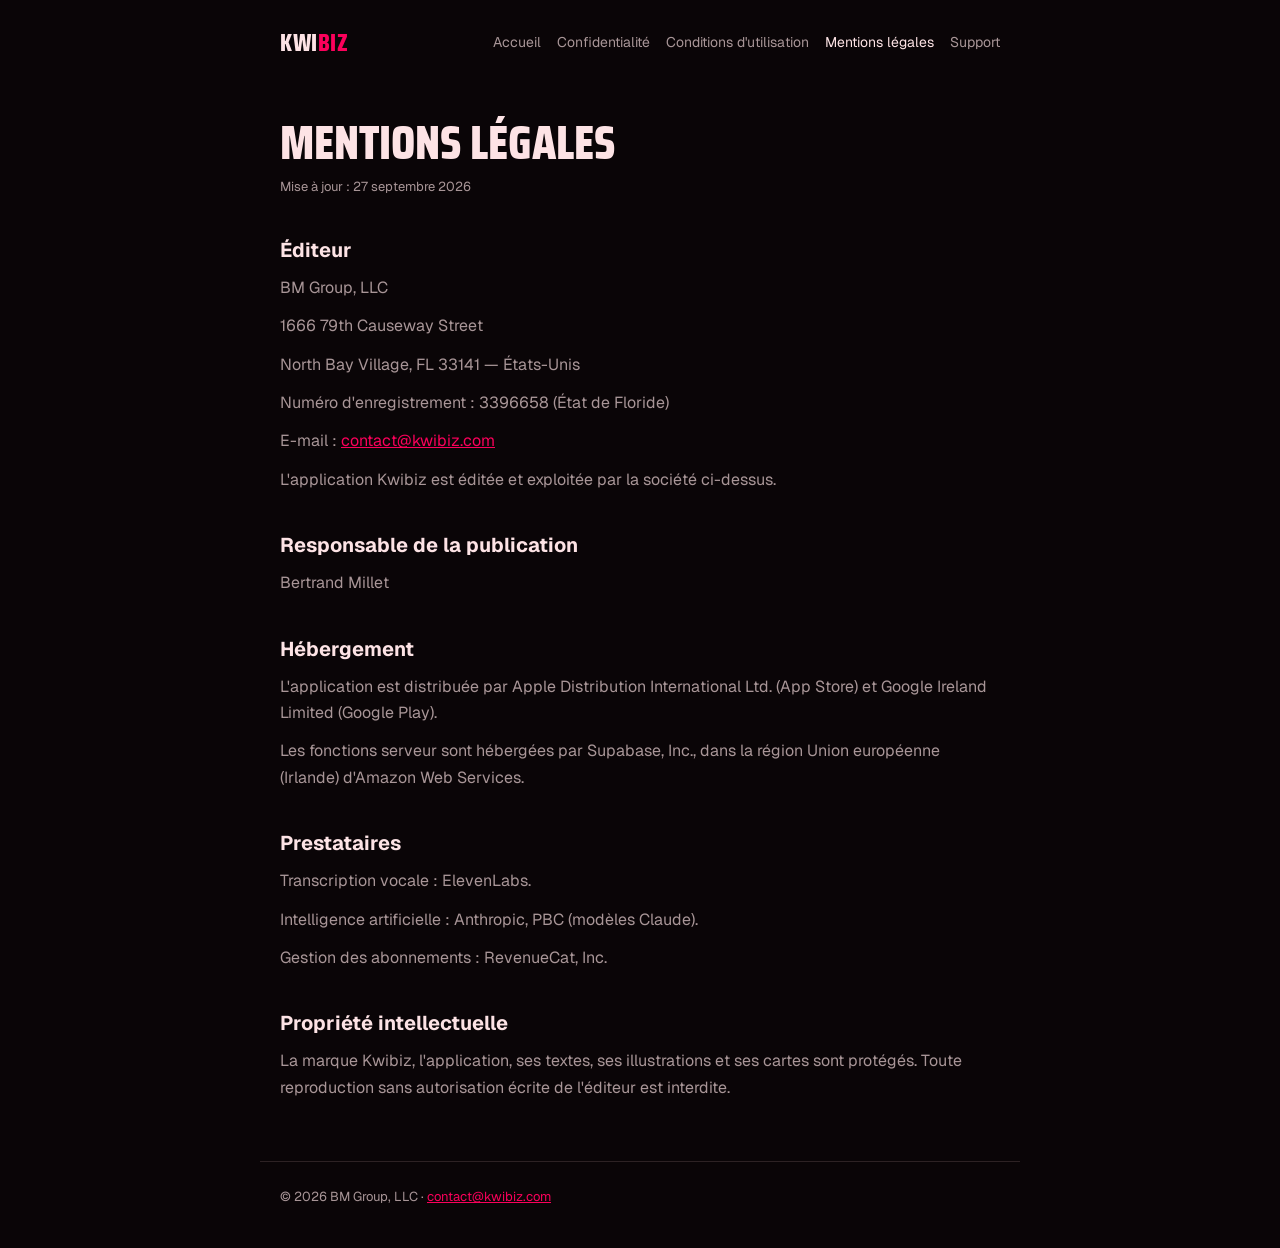
<file: mentions-legales/index.html>
<!doctype html>
<html lang="fr">
<head>
<meta charset="utf-8">
<meta name="viewport" content="width=device-width, initial-scale=1">
<title>Mentions légales — Kwibiz</title>
<meta name="description" content="Mentions légales de l'application Kwibiz.">
<link rel="icon" href="../favicon.png">
<link rel="preconnect" href="https://fonts.googleapis.com">
<link rel="preconnect" href="https://fonts.gstatic.com" crossorigin>
<link href="https://fonts.googleapis.com/css2?family=Geist:wght@400;600&family=Saira+Condensed:wght@800&display=swap" rel="stylesheet">
<link rel="stylesheet" href="../style.css">
</head>
<body>
<header><a class="brand" href="../">KWI<span>BIZ</span></a><nav><a href="../">Accueil</a><a href="../confidentialite/">Confidentialité</a><a href="../cgu/">Conditions d'utilisation</a><a href="../mentions-legales/" aria-current="page">Mentions légales</a><a href="../support/">Support</a></nav></header>
<main><h1>Mentions légales</h1><p class="updated">Mise à jour : 27 septembre 2026</p><section><h2>Éditeur</h2><p>BM Group, LLC</p><p>1666 79th Causeway Street</p><p>North Bay Village, FL 33141 — États-Unis</p><p>Numéro d'enregistrement : 3396658 (État de Floride)</p><p>E-mail : <a href="mailto:contact@kwibiz.com">contact@kwibiz.com</a></p><p>L'application Kwibiz est éditée et exploitée par la société ci-dessus.</p></section><section><h2>Responsable de la publication</h2><p>Bertrand Millet</p></section><section><h2>Hébergement</h2><p>L'application est distribuée par Apple Distribution International Ltd. (App Store) et Google Ireland Limited (Google Play).</p><p>Les fonctions serveur sont hébergées par Supabase, Inc., dans la région Union européenne (Irlande) d'Amazon Web Services.</p></section><section><h2>Prestataires</h2><p>Transcription vocale : ElevenLabs.</p><p>Intelligence artificielle : Anthropic, PBC (modèles Claude).</p><p>Gestion des abonnements : RevenueCat, Inc.</p></section><section><h2>Propriété intellectuelle</h2><p>La marque Kwibiz, l'application, ses textes, ses illustrations et ses cartes sont protégés. Toute reproduction sans autorisation écrite de l'éditeur est interdite.</p></section></main>
<footer>© 2026 BM Group, LLC · <a href="mailto:contact@kwibiz.com">contact@kwibiz.com</a></footer>
</body>
</html>
</file>
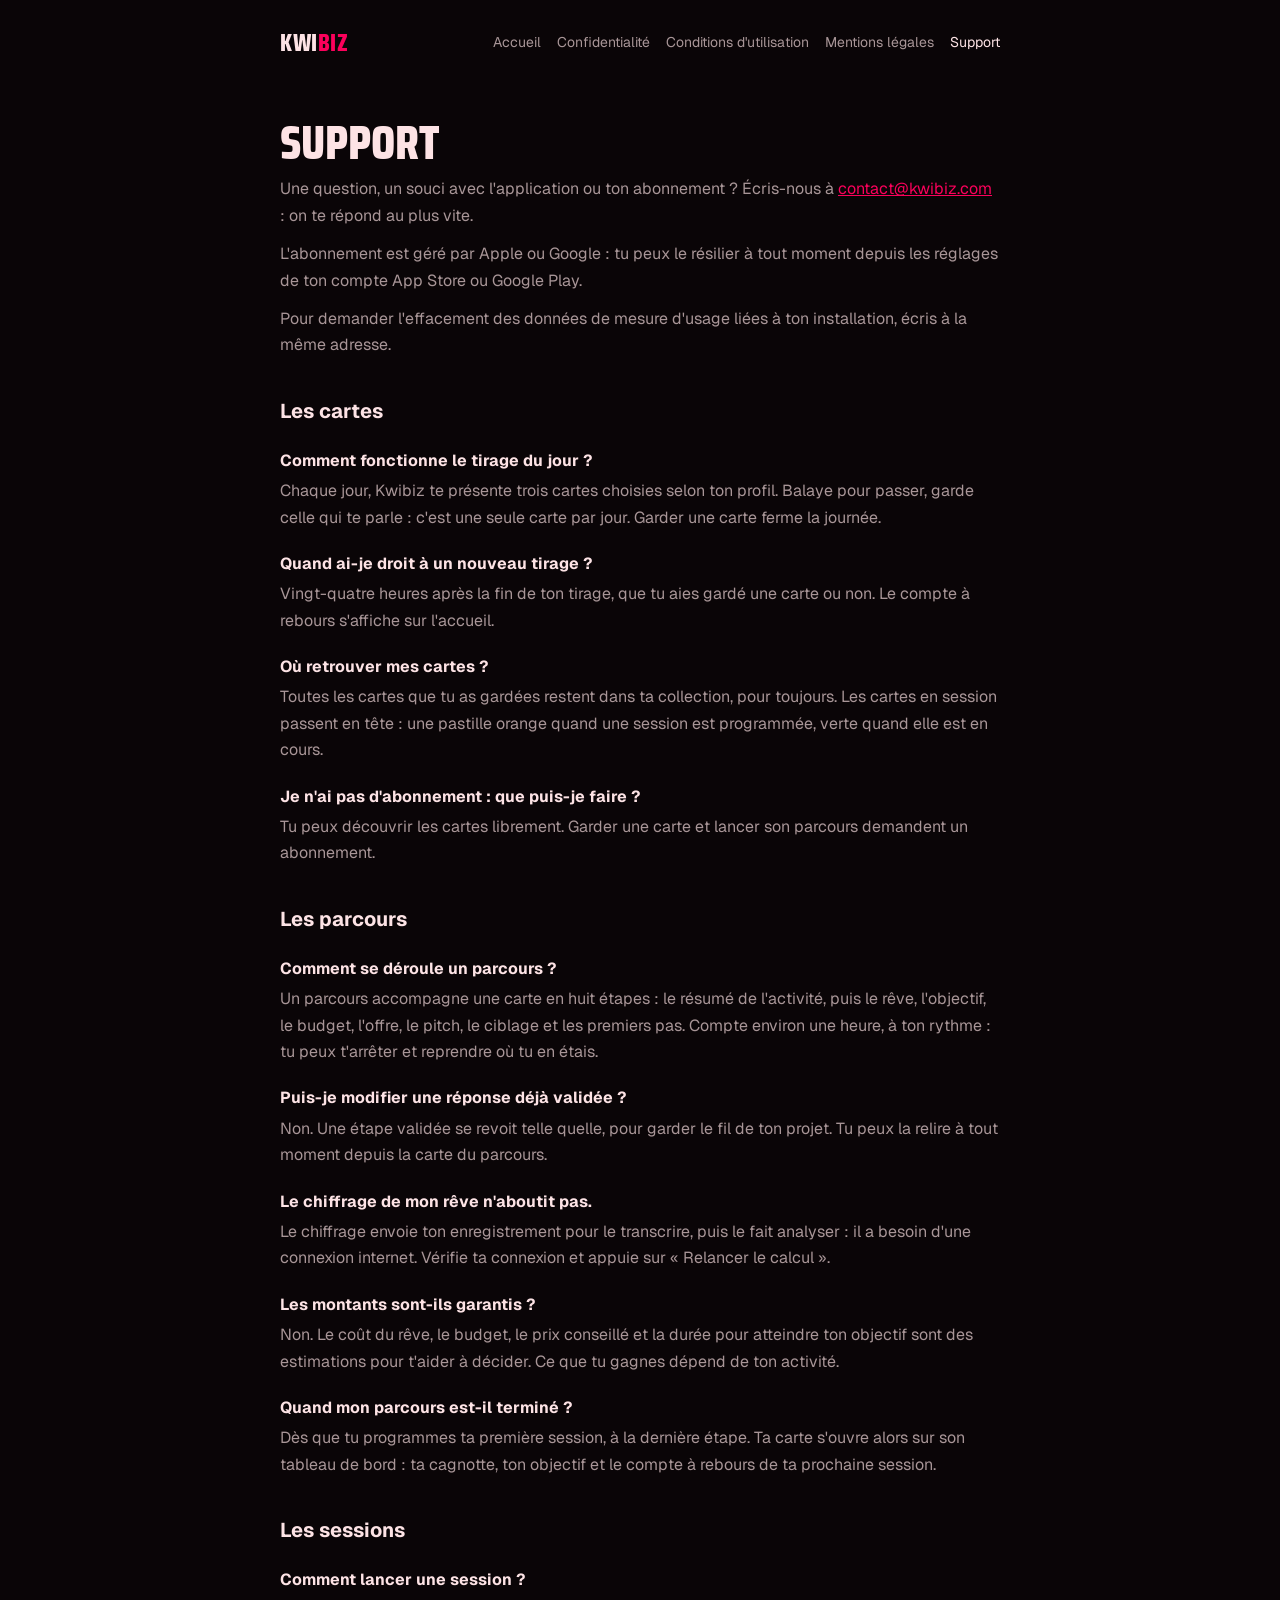
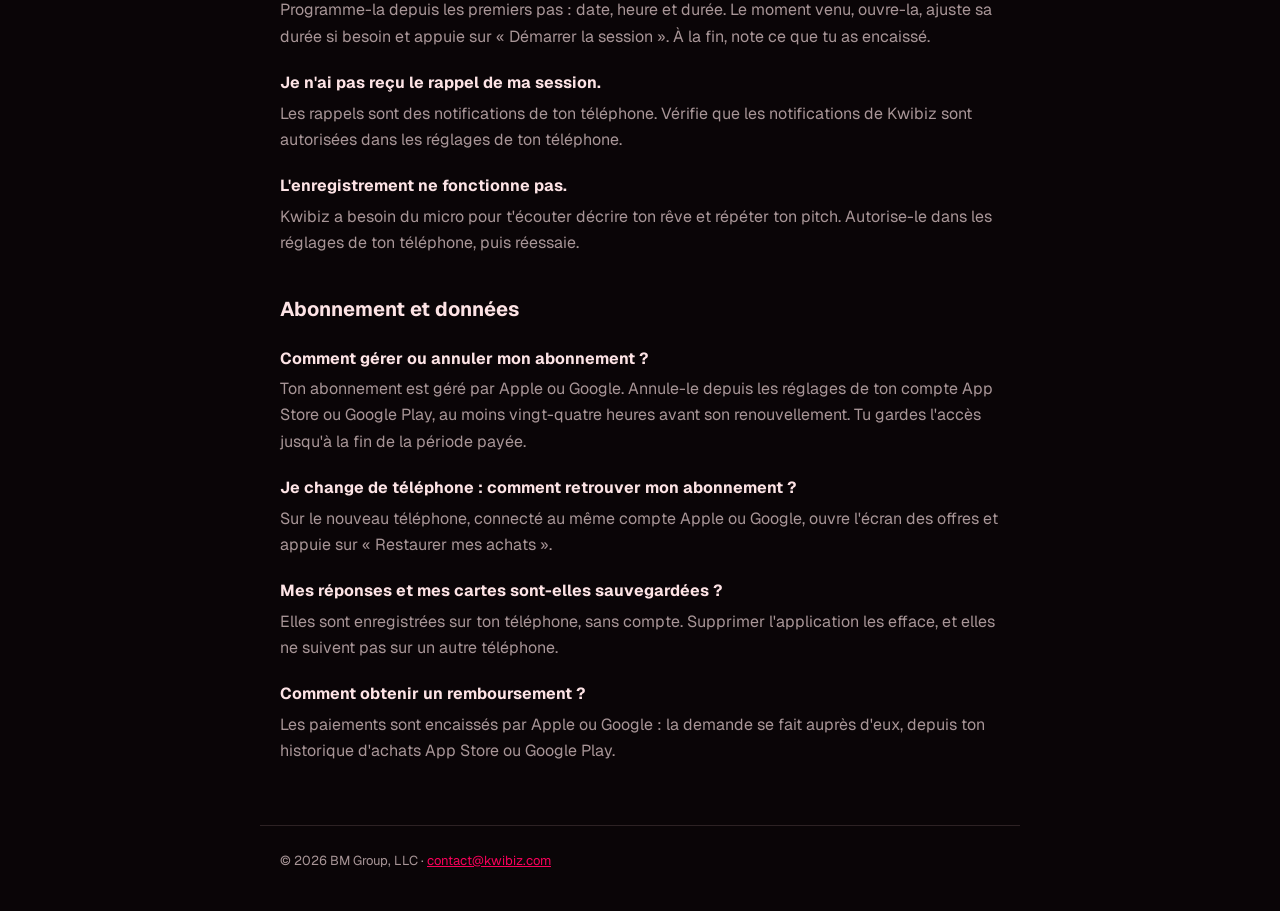
<file: support/index.html>
<!doctype html>
<html lang="fr">
<head>
<meta charset="utf-8">
<meta name="viewport" content="width=device-width, initial-scale=1">
<title>Support — Kwibiz</title>
<meta name="description" content="Aide et contact de l'application Kwibiz.">
<link rel="icon" href="../favicon.png">
<link rel="preconnect" href="https://fonts.googleapis.com">
<link rel="preconnect" href="https://fonts.gstatic.com" crossorigin>
<link href="https://fonts.googleapis.com/css2?family=Geist:wght@400;600&family=Saira+Condensed:wght@800&display=swap" rel="stylesheet">
<link rel="stylesheet" href="../style.css">
</head>
<body>
<header><a class="brand" href="../">KWI<span>BIZ</span></a><nav><a href="../">Accueil</a><a href="../confidentialite/">Confidentialité</a><a href="../cgu/">Conditions d'utilisation</a><a href="../mentions-legales/">Mentions légales</a><a href="../support/" aria-current="page">Support</a></nav></header>
<main><h1>Support</h1>
<p>Une question, un souci avec l'application ou ton abonnement ? Écris-nous à <a href="mailto:contact@kwibiz.com">contact@kwibiz.com</a> : on te répond au plus vite.</p>
<p>L'abonnement est géré par Apple ou Google : tu peux le résilier à tout moment depuis les réglages de ton compte App Store ou Google Play.</p>
<p>Pour demander l'effacement des données de mesure d'usage liées à ton installation, écris à la même adresse.</p>
<section><h2>Les cartes</h2><h3>Comment fonctionne le tirage du jour ?</h3><p>Chaque jour, Kwibiz te présente trois cartes choisies selon ton profil. Balaye pour passer, garde celle qui te parle : c'est une seule carte par jour. Garder une carte ferme la journée.</p><h3>Quand ai-je droit à un nouveau tirage ?</h3><p>Vingt-quatre heures après la fin de ton tirage, que tu aies gardé une carte ou non. Le compte à rebours s'affiche sur l'accueil.</p><h3>Où retrouver mes cartes ?</h3><p>Toutes les cartes que tu as gardées restent dans ta collection, pour toujours. Les cartes en session passent en tête : une pastille orange quand une session est programmée, verte quand elle est en cours.</p><h3>Je n'ai pas d'abonnement : que puis-je faire ?</h3><p>Tu peux découvrir les cartes librement. Garder une carte et lancer son parcours demandent un abonnement.</p></section><section><h2>Les parcours</h2><h3>Comment se déroule un parcours ?</h3><p>Un parcours accompagne une carte en huit étapes : le résumé de l'activité, puis le rêve, l'objectif, le budget, l'offre, le pitch, le ciblage et les premiers pas. Compte environ une heure, à ton rythme : tu peux t'arrêter et reprendre où tu en étais.</p><h3>Puis-je modifier une réponse déjà validée ?</h3><p>Non. Une étape validée se revoit telle quelle, pour garder le fil de ton projet. Tu peux la relire à tout moment depuis la carte du parcours.</p><h3>Le chiffrage de mon rêve n'aboutit pas.</h3><p>Le chiffrage envoie ton enregistrement pour le transcrire, puis le fait analyser : il a besoin d'une connexion internet. Vérifie ta connexion et appuie sur « Relancer le calcul ».</p><h3>Les montants sont-ils garantis ?</h3><p>Non. Le coût du rêve, le budget, le prix conseillé et la durée pour atteindre ton objectif sont des estimations pour t'aider à décider. Ce que tu gagnes dépend de ton activité.</p><h3>Quand mon parcours est-il terminé ?</h3><p>Dès que tu programmes ta première session, à la dernière étape. Ta carte s'ouvre alors sur son tableau de bord : ta cagnotte, ton objectif et le compte à rebours de ta prochaine session.</p></section><section><h2>Les sessions</h2><h3>Comment lancer une session ?</h3><p>Programme-la depuis les premiers pas : date, heure et durée. Le moment venu, ouvre-la, ajuste sa durée si besoin et appuie sur « Démarrer la session ». À la fin, note ce que tu as encaissé.</p><h3>Je n'ai pas reçu le rappel de ma session.</h3><p>Les rappels sont des notifications de ton téléphone. Vérifie que les notifications de Kwibiz sont autorisées dans les réglages de ton téléphone.</p><h3>L'enregistrement ne fonctionne pas.</h3><p>Kwibiz a besoin du micro pour t'écouter décrire ton rêve et répéter ton pitch. Autorise-le dans les réglages de ton téléphone, puis réessaie.</p></section><section><h2>Abonnement et données</h2><h3>Comment gérer ou annuler mon abonnement ?</h3><p>Ton abonnement est géré par Apple ou Google. Annule-le depuis les réglages de ton compte App Store ou Google Play, au moins vingt-quatre heures avant son renouvellement. Tu gardes l'accès jusqu'à la fin de la période payée.</p><h3>Je change de téléphone : comment retrouver mon abonnement ?</h3><p>Sur le nouveau téléphone, connecté au même compte Apple ou Google, ouvre l'écran des offres et appuie sur « Restaurer mes achats ».</p><h3>Mes réponses et mes cartes sont-elles sauvegardées ?</h3><p>Elles sont enregistrées sur ton téléphone, sans compte. Supprimer l'application les efface, et elles ne suivent pas sur un autre téléphone.</p><h3>Comment obtenir un remboursement ?</h3><p>Les paiements sont encaissés par Apple ou Google : la demande se fait auprès d'eux, depuis ton historique d'achats App Store ou Google Play.</p></section></main>
<footer>© 2026 BM Group, LLC · <a href="mailto:contact@kwibiz.com">contact@kwibiz.com</a></footer>
</body>
</html>
</file>
<file: style.css>
:root{--page:#0A0507;--ink:#FDE3E5;--muted:rgba(253,227,229,.65);--line:rgba(253,208,211,.14);--rose:#FB015B}
*{box-sizing:border-box}
body{margin:0;background:var(--page);color:var(--ink);font:16px/1.65 Geist,system-ui,sans-serif}
a{color:var(--rose)}
header{display:flex;flex-wrap:wrap;gap:12px 24px;align-items:center;justify-content:space-between;max-width:760px;margin:0 auto;padding:24px 20px}
.brand{font:800 24px 'Saira Condensed',sans-serif;letter-spacing:.5px;color:var(--ink);text-decoration:none}
.brand span,h1 span{color:var(--rose)}
nav{display:flex;flex-wrap:wrap;gap:6px 16px;font-size:14px}
nav a{color:var(--muted);text-decoration:none}
nav a[aria-current=page]{color:var(--ink)}
main{max-width:760px;margin:0 auto;padding:8px 20px 48px}
h1{font:800 clamp(32px,7vw,48px)/1.05 'Saira Condensed',sans-serif;text-transform:uppercase;margin:24px 0 8px}
h2{font-size:20px;margin:36px 0 8px}
h3{font-size:16px;margin:20px 0 4px}
p{margin:0 0 12px;color:var(--muted)}
.updated{font-size:13px;margin-bottom:24px}
.hero p{font-size:18px}
.soon{color:var(--ink);font-weight:600}
footer{max-width:760px;margin:0 auto;padding:24px 20px 40px;border-top:1px solid var(--line);font-size:13px;color:var(--muted)}
</file>
